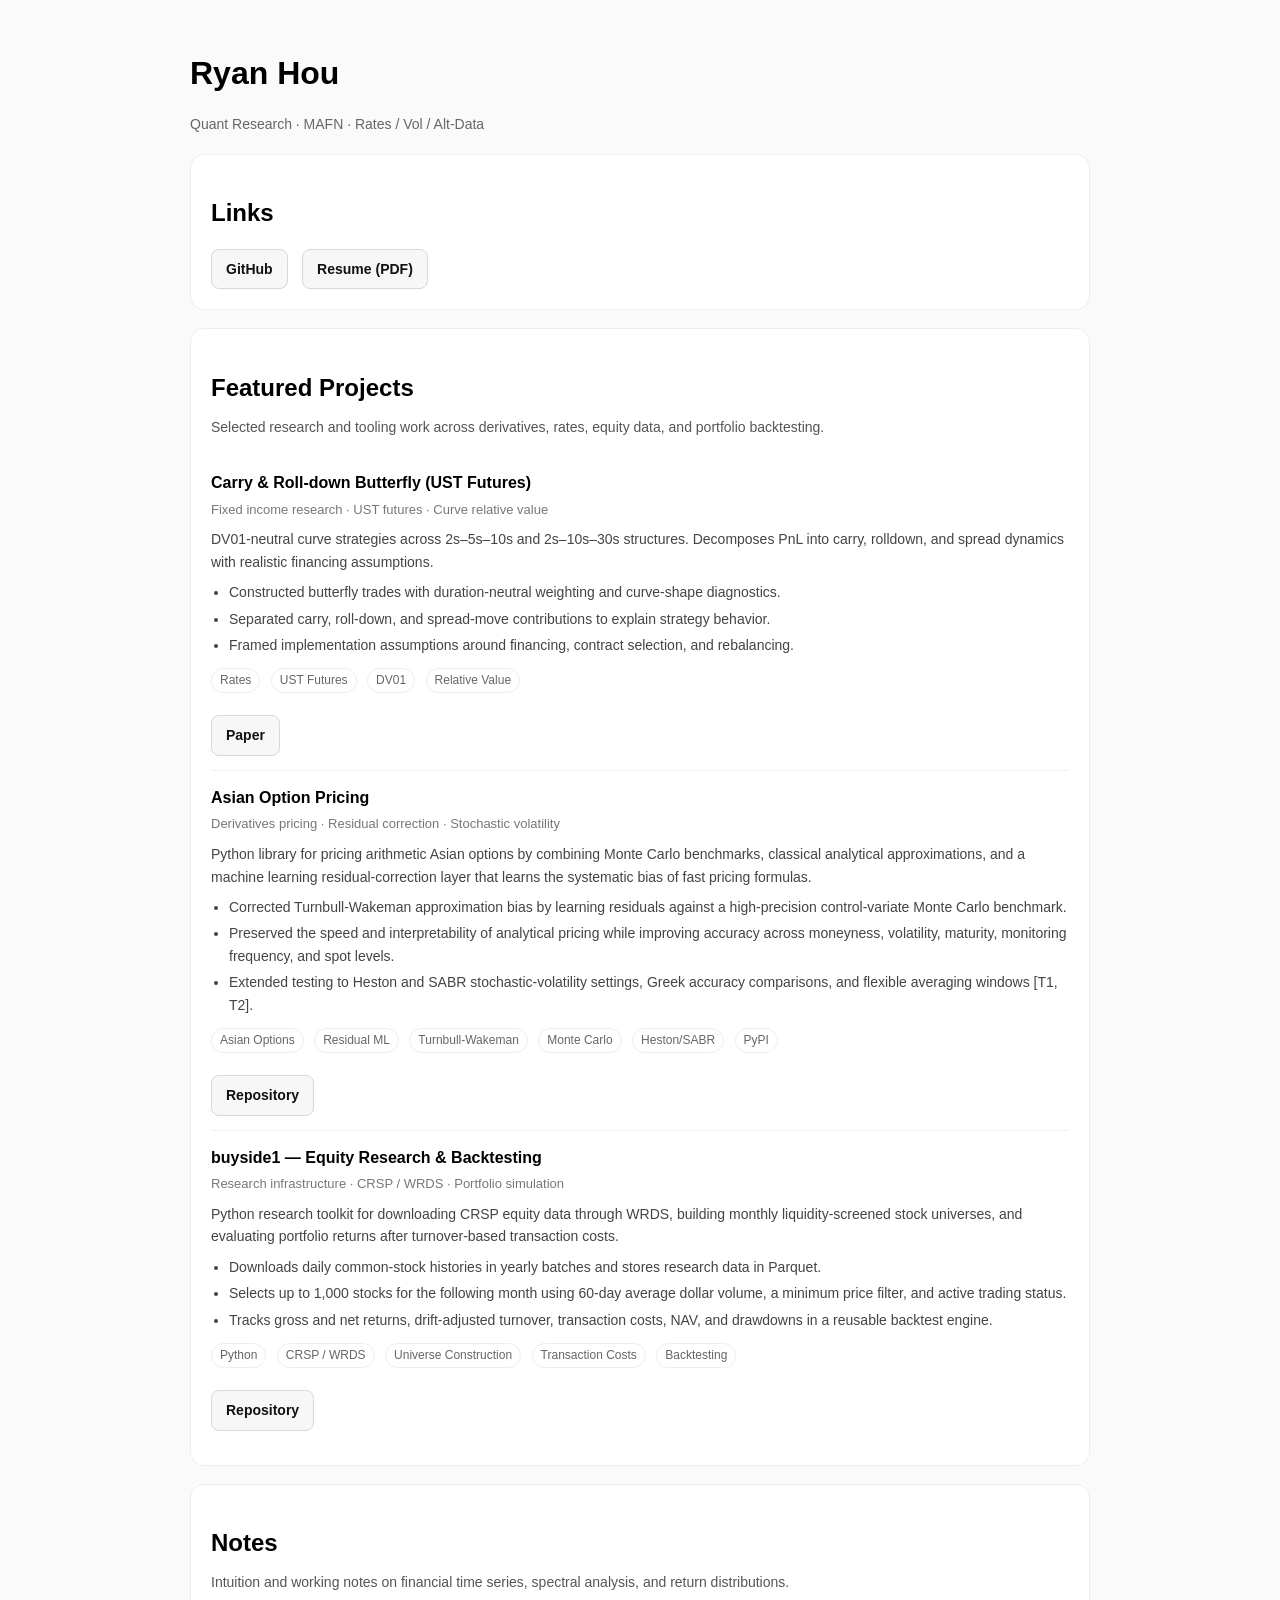
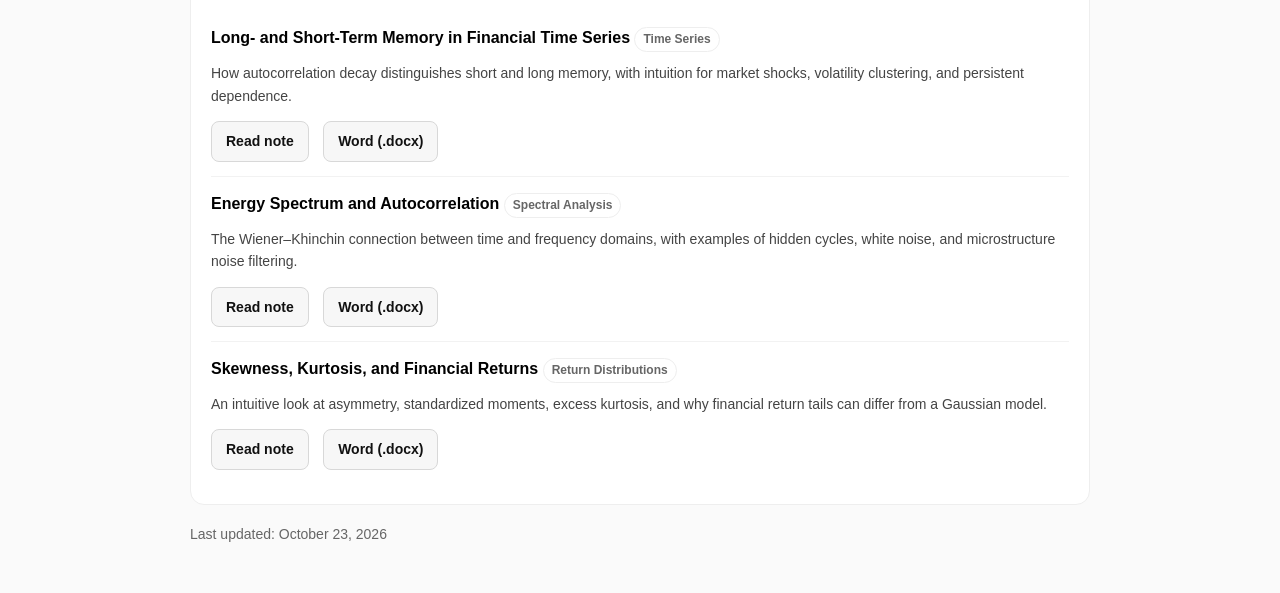
<file: index.html>
<!doctype html>
<html lang="en">
<head>
  <meta charset="utf-8" />
  <meta name="viewport" content="width=device-width,initial-scale=1" />
  <title>Ryan Hou | Quant Research</title>

  <style>
    body {
      font-family: -apple-system, BlinkMacSystemFont, "Segoe UI", Roboto, Arial;
      max-width: 900px;
      margin: 48px auto;
      padding: 0 16px;
      line-height: 1.6;
      background: #fafafa;
    }

    h1 { margin-bottom: 6px; }
    h2 { margin-bottom: 8px; }

    .muted { color: #666; font-size: 14px; }

    .section-intro {
      color: #555;
      font-size: 14px;
      margin: 0 0 18px;
    }

    .card {
      background: white;
      border: 1px solid #eee;
      border-radius: 14px;
      padding: 20px;
      margin: 18px 0;
    }

    .item {
      padding: 14px 0;
      border-bottom: 1px solid #f2f2f2;
    }

    .item:last-child {
      border-bottom: none;
    }

    .item-title {
      font-weight: 600;
      margin-bottom: 4px;
    }

    .item-desc {
      color: #444;
      font-size: 14px;
      margin-bottom: 6px;
    }

    .project-meta {
      color: #777;
      font-size: 13px;
      margin-bottom: 8px;
    }

    .project-points {
      color: #444;
      font-size: 14px;
      margin: 8px 0 10px 18px;
      padding: 0;
    }

    .project-points li {
      margin-bottom: 4px;
    }

    .tag-row {
      margin: 8px 0;
    }

    .tag {
      display: inline-block;
      font-size: 12px;
      color: #666;
      border: 1px solid #eee;
      padding: 2px 8px;
      border-radius: 999px;
      margin: 0 6px 6px 0;
    }


    .links a {
      display: inline-block;
      font-size: 14px;
      font-weight: 600;
      margin: 8px 10px 0 0;
      padding: 8px 14px;
      text-decoration: none;
      color: #111;
      border: 1px solid #d8d8d8;
      border-radius: 8px;
      background: #f7f7f7;
    }

    .links a:hover {
      background: #111;
      border-color: #111;
      color: #fff;
      text-decoration: none;
    }
  </style>
</head>

<body>

  <h1>Ryan Hou</h1>
  <p class="muted">Quant Research · MAFN · Rates / Vol / Alt-Data</p>

  <!-- Links -->
  <div class="card">
    <h2>Links</h2>
    <div class="links">
      <a href="https://github.com/RyanHou0303">GitHub</a>
      <a href="Ryan_Hou_Resume.pdf" target="_blank">Resume (PDF)</a>
    </div>
  </div>

  <!-- Featured Projects -->
  <div class="card">
    <h2>Featured Projects</h2>
    <p class="section-intro">
      Selected research and tooling work across derivatives, rates, equity data, and portfolio backtesting.
    </p>

    <div class="item">
      <div class="item-title">
        Carry & Roll-down Butterfly (UST Futures)
      </div>
      <div class="project-meta">Fixed income research · UST futures · Curve relative value</div>
      <div class="item-desc">
        DV01-neutral curve strategies across 2s–5s–10s and 2s–10s–30s structures.
        Decomposes PnL into carry, rolldown, and spread dynamics with realistic financing assumptions.
      </div>
      <ul class="project-points">
        <li>Constructed butterfly trades with duration-neutral weighting and curve-shape diagnostics.</li>
        <li>Separated carry, roll-down, and spread-move contributions to explain strategy behavior.</li>
        <li>Framed implementation assumptions around financing, contract selection, and rebalancing.</li>
      </ul>
      <div class="tag-row">
        <span class="tag">Rates</span>
        <span class="tag">UST Futures</span>
        <span class="tag">DV01</span>
        <span class="tag">Relative Value</span>
      </div>
      <div class="links">
        <a href="3.1 HF ImplementationTemplate [GroupA FI Yield Curve Arb].docx.pdf" target="_blank">Paper</a>
      </div>
    </div>

    <div class="item">
      <div class="item-title">
        Asian Option Pricing
      </div>
      <div class="project-meta">Derivatives pricing · Residual correction · Stochastic volatility</div>
      <div class="item-desc">
        Python library for pricing arithmetic Asian options by combining Monte Carlo benchmarks,
        classical analytical approximations, and a machine learning residual-correction layer
        that learns the systematic bias of fast pricing formulas.
      </div>
      <ul class="project-points">
        <li>Corrected Turnbull-Wakeman approximation bias by learning residuals against a high-precision control-variate Monte Carlo benchmark.</li>
        <li>Preserved the speed and interpretability of analytical pricing while improving accuracy across moneyness, volatility, maturity, monitoring frequency, and spot levels.</li>
        <li>Extended testing to Heston and SABR stochastic-volatility settings, Greek accuracy comparisons, and flexible averaging windows [T1, T2].</li>
      </ul>
      <div class="tag-row">
        <span class="tag">Asian Options</span>
        <span class="tag">Residual ML</span>
        <span class="tag">Turnbull-Wakeman</span>
        <span class="tag">Monte Carlo</span>
        <span class="tag">Heston/SABR</span>
        <span class="tag">PyPI</span>
      </div>
      <div class="links">
        <a href="https://github.com/RyanHou0303/AsianOption" target="_blank">Repository</a>
      </div>
    </div>

    <div class="item">
      <div class="item-title">
        buyside1 — Equity Research &amp; Backtesting
      </div>
      <div class="project-meta">Research infrastructure · CRSP / WRDS · Portfolio simulation</div>
      <div class="item-desc">
        Python research toolkit for downloading CRSP equity data through WRDS, building
        monthly liquidity-screened stock universes, and evaluating portfolio returns
        after turnover-based transaction costs.
      </div>
      <ul class="project-points">
        <li>Downloads daily common-stock histories in yearly batches and stores research data in Parquet.</li>
        <li>Selects up to 1,000 stocks for the following month using 60-day average dollar volume, a minimum price filter, and active trading status.</li>
        <li>Tracks gross and net returns, drift-adjusted turnover, transaction costs, NAV, and drawdowns in a reusable backtest engine.</li>
      </ul>
      <div class="tag-row">
        <span class="tag">Python</span>
        <span class="tag">CRSP / WRDS</span>
        <span class="tag">Universe Construction</span>
        <span class="tag">Transaction Costs</span>
        <span class="tag">Backtesting</span>
      </div>
      <div class="links">
        <a href="https://github.com/RyanHou0303/buyside1" target="_blank" rel="noopener noreferrer">Repository</a>
      </div>
    </div>

  </div>

  <!-- Notes -->
  <div class="card" id="notes">
    <h2>Notes</h2>
    <p class="section-intro">Intuition and working notes on financial time series, spectral analysis, and return distributions.</p>

    <div class="item">
      <div class="item-title">
        Long- and Short-Term Memory in Financial Time Series
        <span class="tag">Time Series</span>
      </div>
      <div class="item-desc">
        How autocorrelation decay distinguishes short and long memory, with intuition for market shocks, volatility clustering, and persistent dependence.
      </div>
      <div class="links">
        <a href="notes/long-short-memory.html" aria-label="Read Long- and Short-Term Memory in Financial Time Series">Read note</a>
        <a href="notes/files/long-short-memory.docx" download aria-label="Download Long- and Short-Term Memory in Financial Time Series as Word">Word (.docx)</a>
      </div>
    </div>

    <div class="item">
      <div class="item-title">
        Energy Spectrum and Autocorrelation
        <span class="tag">Spectral Analysis</span>
      </div>
      <div class="item-desc">
        The Wiener–Khinchin connection between time and frequency domains, with examples of hidden cycles, white noise, and microstructure noise filtering.
      </div>
      <div class="links">
        <a href="notes/energy-spectrum-autocorrelation.html" aria-label="Read Energy Spectrum and Autocorrelation">Read note</a>
        <a href="notes/files/energy-spectrum-autocorrelation.docx" download aria-label="Download Energy Spectrum and Autocorrelation as Word">Word (.docx)</a>
      </div>
    </div>

    <div class="item">
      <div class="item-title">
        Skewness, Kurtosis, and Financial Returns
        <span class="tag">Return Distributions</span>
      </div>
      <div class="item-desc">
        An intuitive look at asymmetry, standardized moments, excess kurtosis, and why financial return tails can differ from a Gaussian model.
      </div>
      <div class="links">
        <a href="notes/skewness-kurtosis.html" aria-label="Read Skewness, Kurtosis, and Financial Returns">Read note</a>
        <a href="notes/files/skewness-kurtosis.docx" download aria-label="Download Skewness, Kurtosis, and Financial Returns as Word">Word (.docx)</a>
      </div>
    </div>

  </div>

  <p class="muted">
    Last updated: <time datetime="2026-10-23">October 23, 2026</time>
  </p>

</body>
</html>
</file>
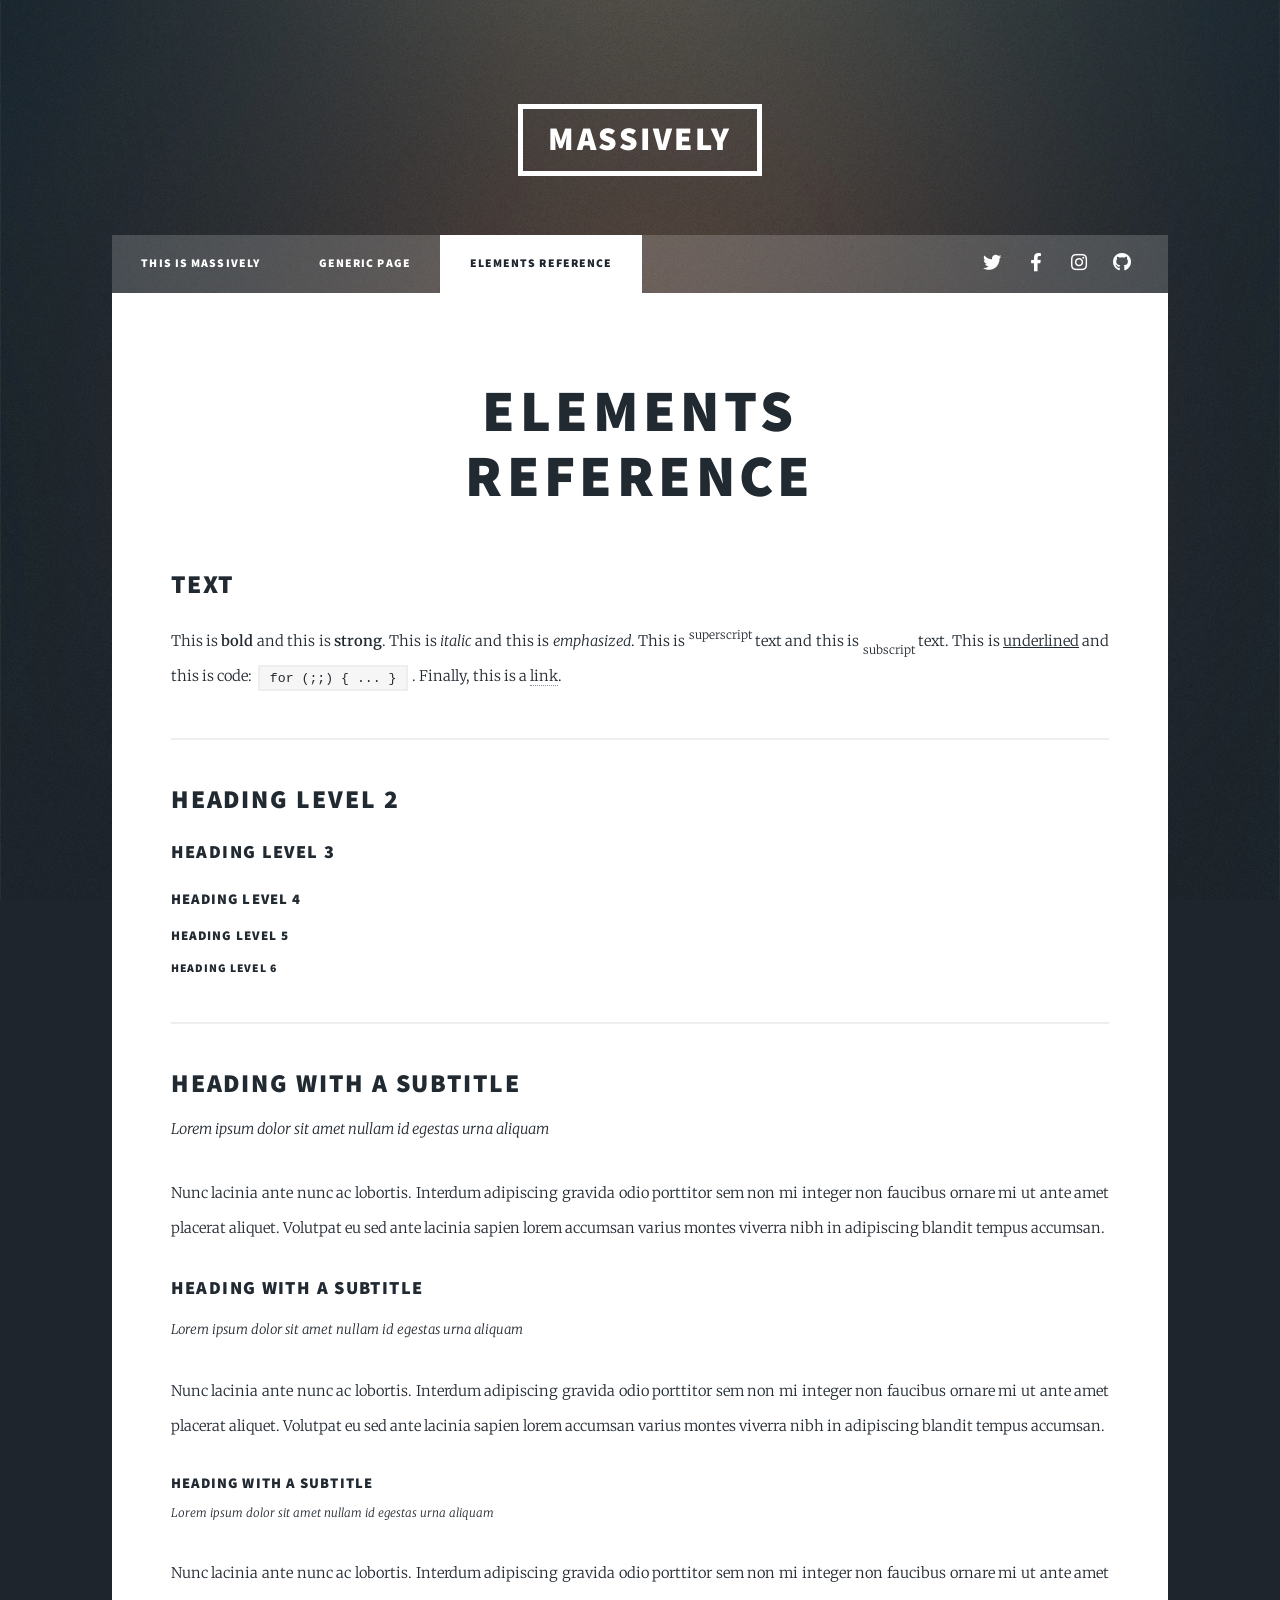
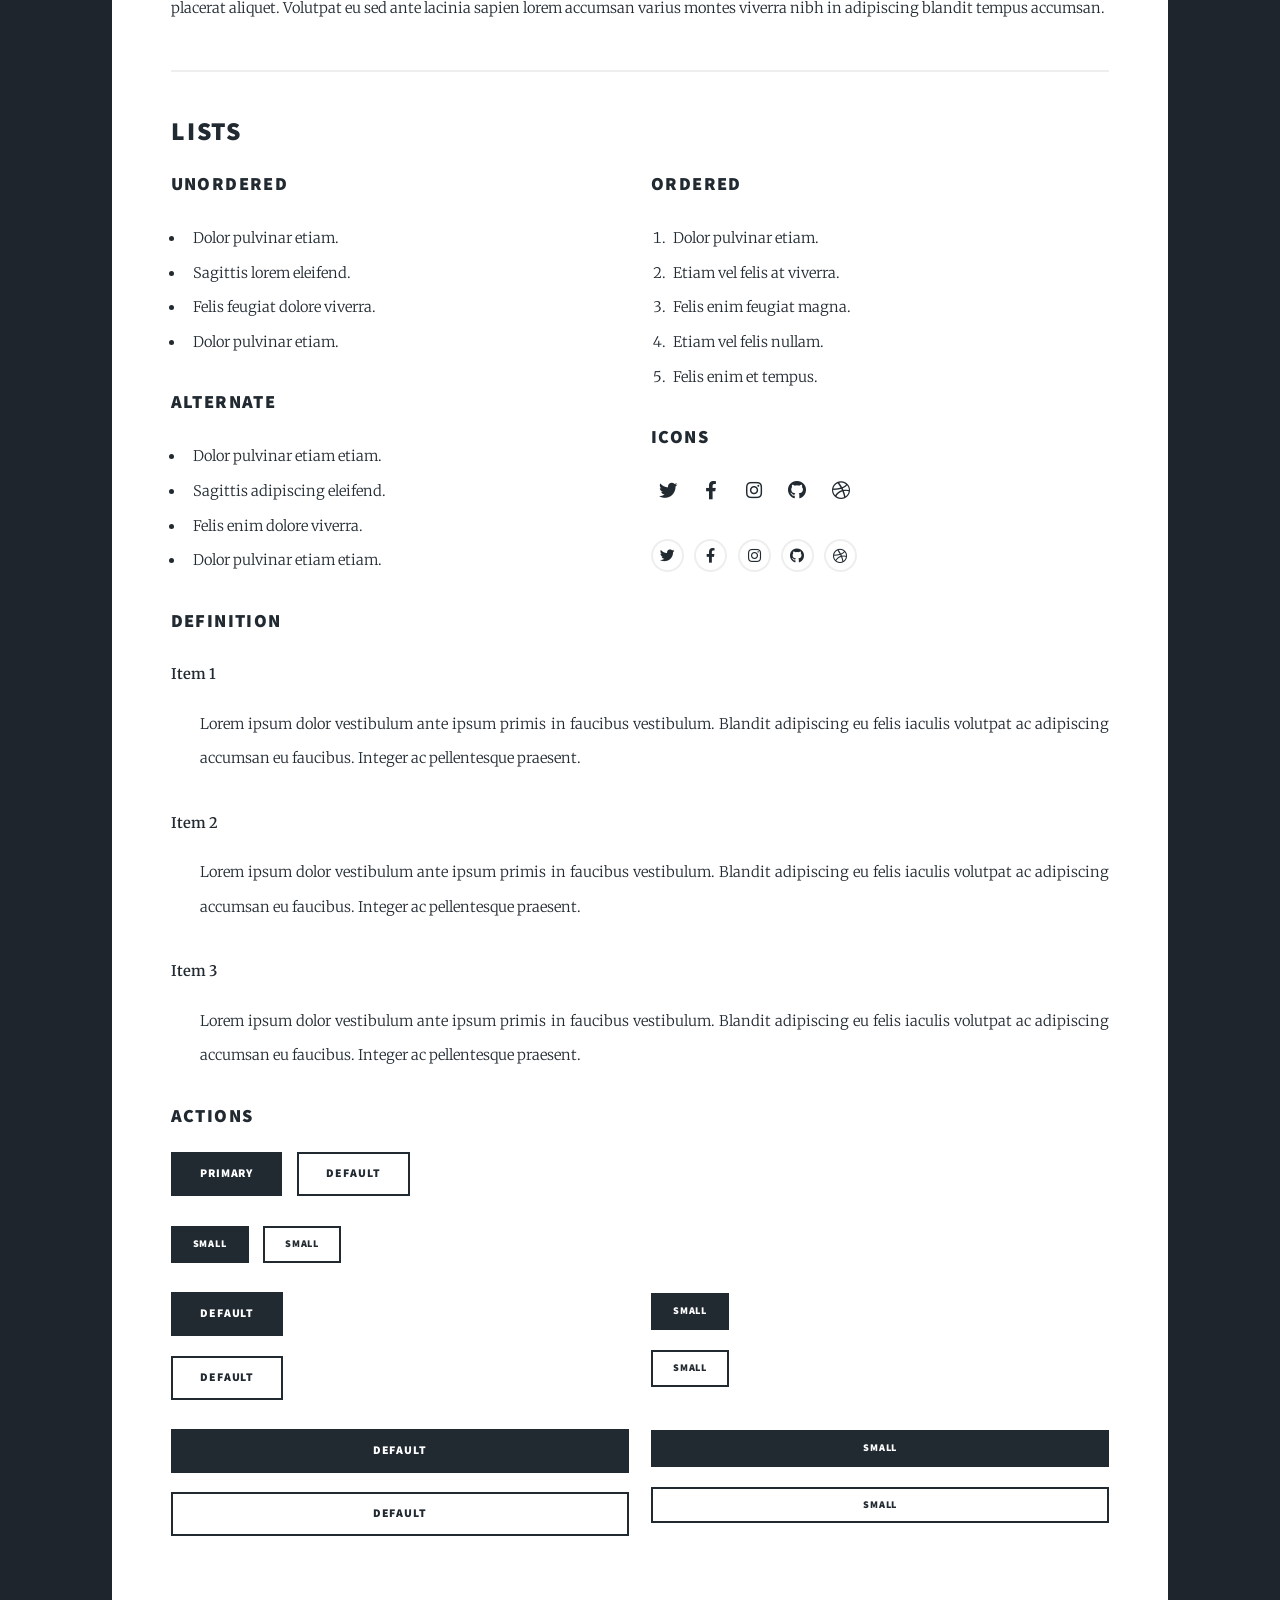
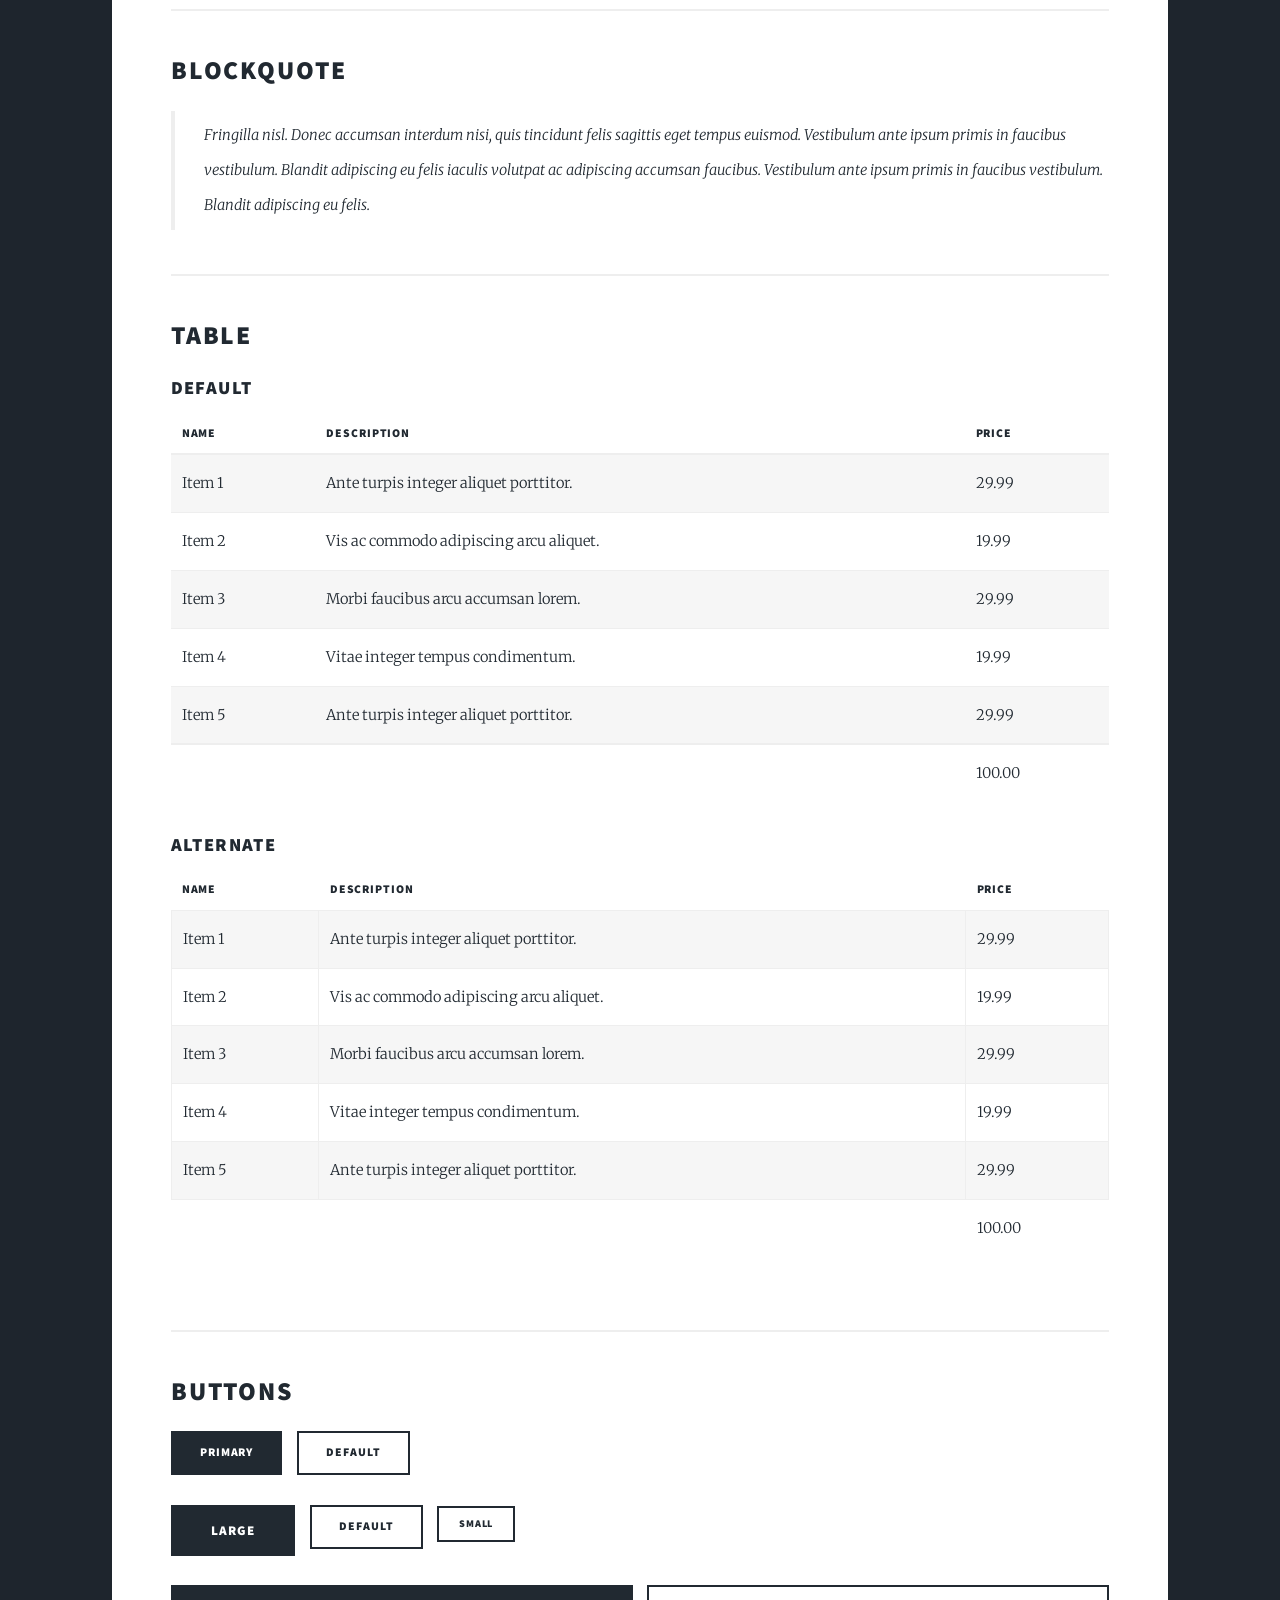
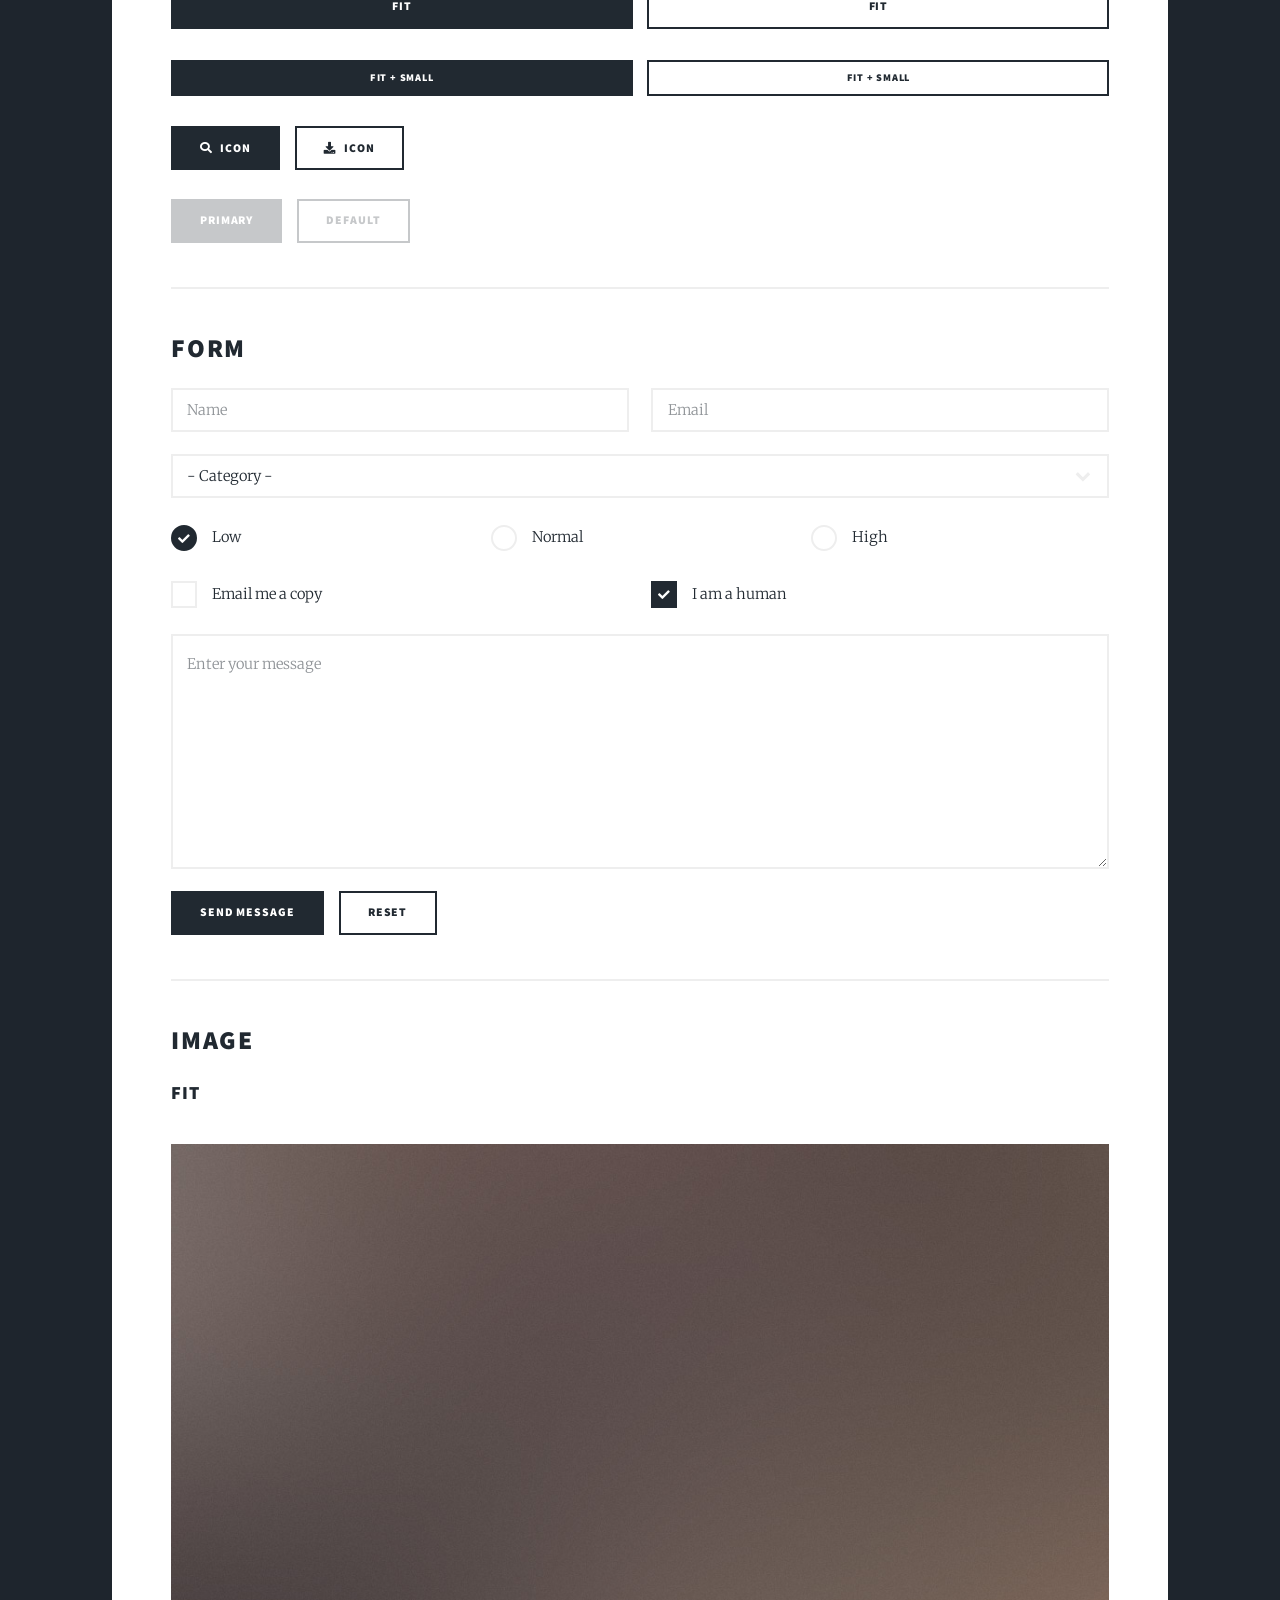
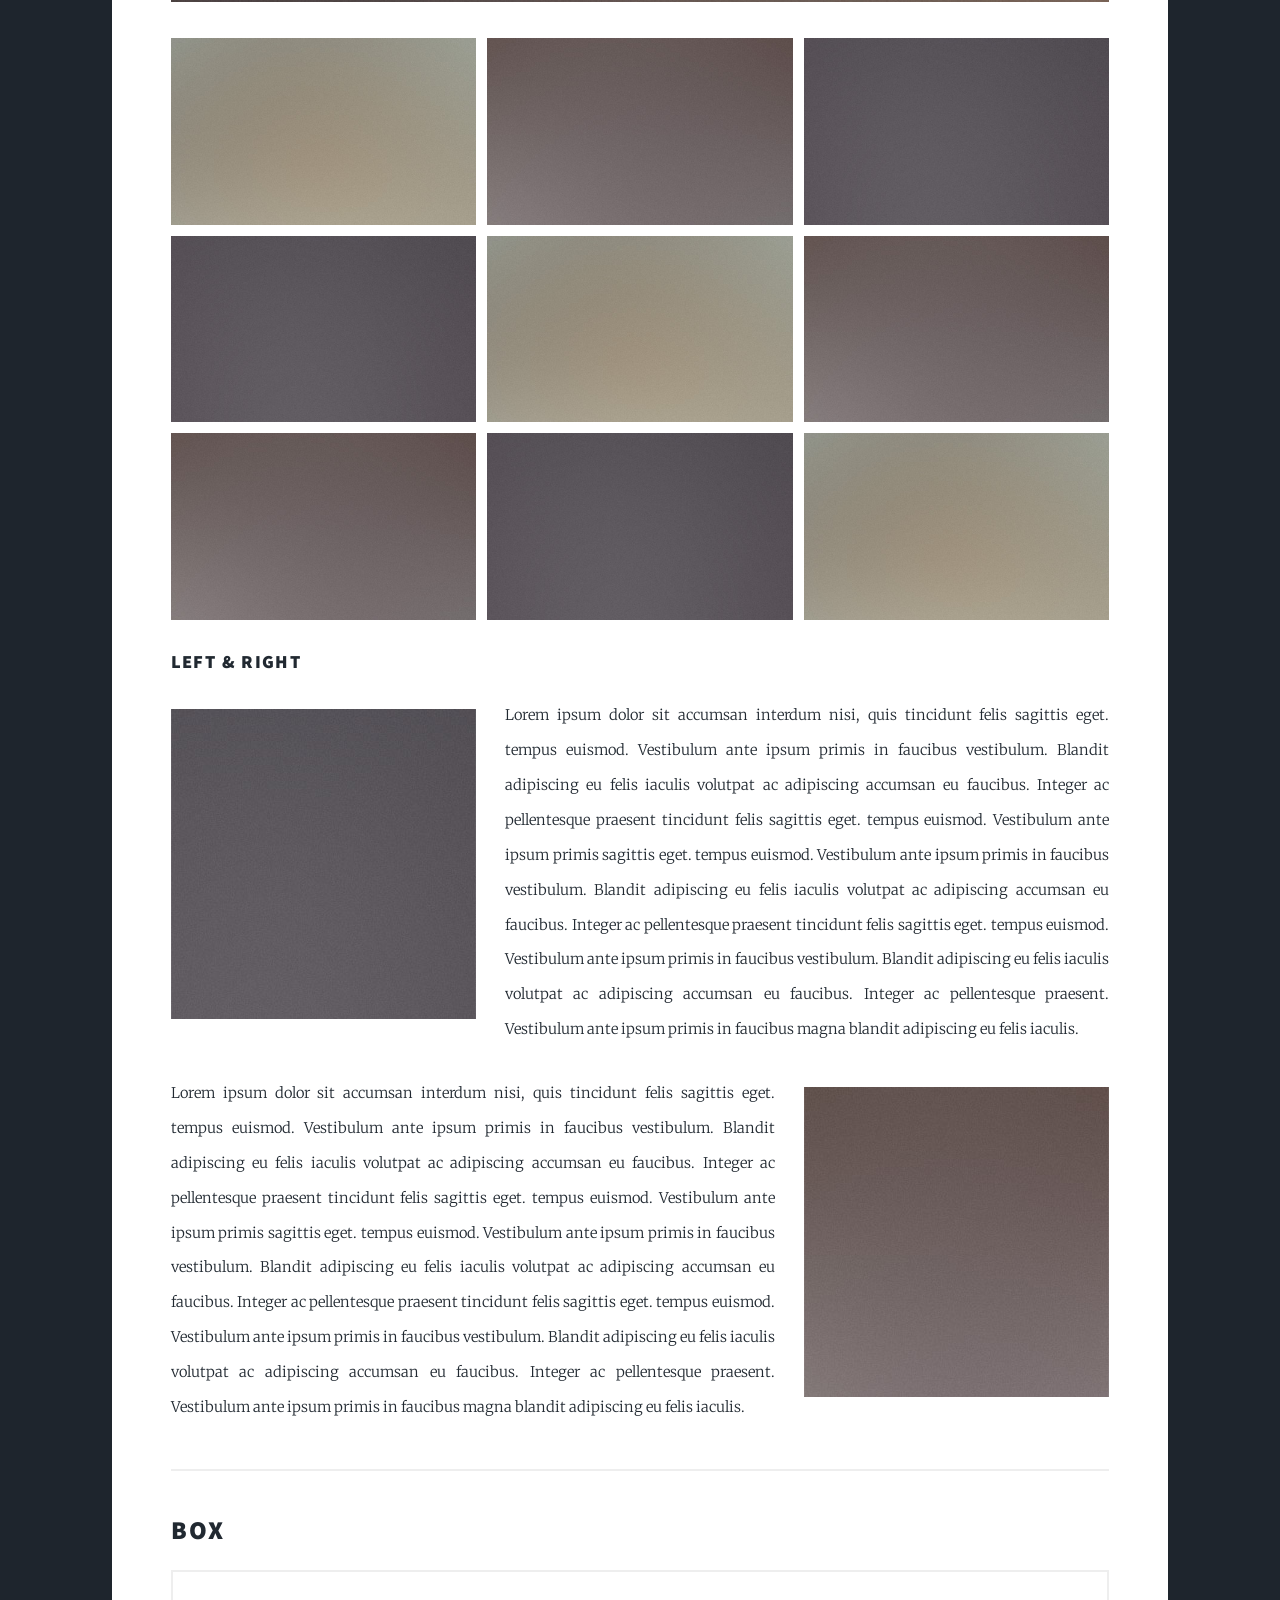
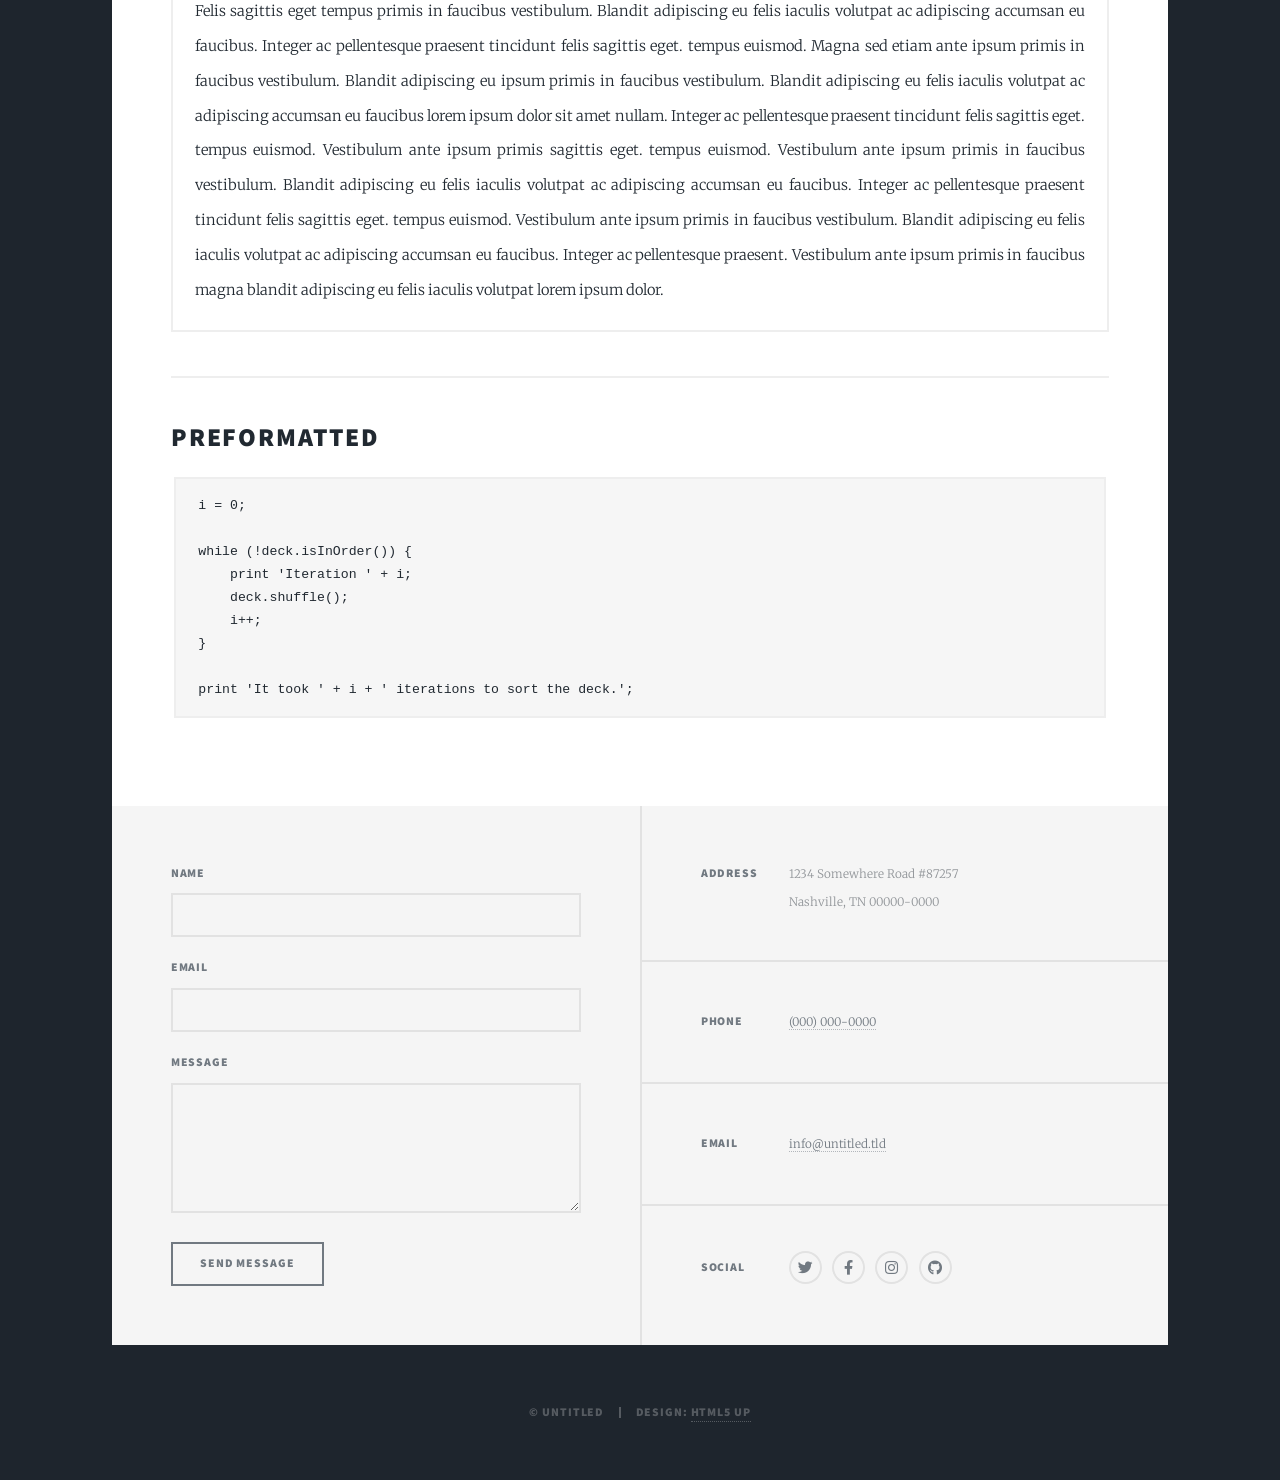
<file: elements.html>
<!DOCTYPE HTML>
<!--
	Massively by HTML5 UP
	html5up.net | @ajlkn
	Free for personal and commercial use under the CCA 3.0 license (html5up.net/license)
-->
<html>
	<head>
		<title>Elements Reference - Massively by HTML5 UP</title>
		<meta charset="utf-8" />
		<meta name="viewport" content="width=device-width, initial-scale=1, user-scalable=no" />
		<link rel="stylesheet" href="assets/css/main.css" />
		<noscript><link rel="stylesheet" href="assets/css/noscript.css" /></noscript>
	</head>
	<body class="is-preload">

		<!-- Wrapper -->
			<div id="wrapper">

				<!-- Header -->
					<header id="header">
						<a href="index.html" class="logo">Massively</a>
					</header>

				<!-- Nav -->
					<nav id="nav">
						<ul class="links">
							<li><a href="index.html">This is Massively</a></li>
							<li><a href="generic.html">Generic Page</a></li>
							<li class="active"><a href="elements.html">Elements Reference</a></li>
						</ul>
						<ul class="icons">
							<li><a href="#" class="icon brands fa-twitter"><span class="label">Twitter</span></a></li>
							<li><a href="#" class="icon brands fa-facebook-f"><span class="label">Facebook</span></a></li>
							<li><a href="#" class="icon brands fa-instagram"><span class="label">Instagram</span></a></li>
							<li><a href="#" class="icon brands fa-github"><span class="label">GitHub</span></a></li>
						</ul>
					</nav>

				<!-- Main -->
					<div id="main">

						<!-- Post -->
							<section class="post">
								<header class="major">
									<h1>Elements<br />
									Reference</h1>
								</header>

								<!-- Text stuff -->
									<h2>Text</h2>
									<p>This is <b>bold</b> and this is <strong>strong</strong>. This is <i>italic</i> and this is <em>emphasized</em>.
									This is <sup>superscript</sup> text and this is <sub>subscript</sub> text.
									This is <u>underlined</u> and this is code: <code>for (;;) { ... }</code>.
									Finally, this is a <a href="#">link</a>.</p>
									<hr />
									<h2>Heading Level 2</h2>
									<h3>Heading Level 3</h3>
									<h4>Heading Level 4</h4>
									<h5>Heading Level 5</h5>
									<h6>Heading Level 6</h6>
									<hr />
									<header>
										<h2>Heading with a Subtitle</h2>
										<p>Lorem ipsum dolor sit amet nullam id egestas urna aliquam</p>
									</header>
									<p>Nunc lacinia ante nunc ac lobortis. Interdum adipiscing gravida odio porttitor sem non mi integer non faucibus ornare mi ut ante amet placerat aliquet. Volutpat eu sed ante lacinia sapien lorem accumsan varius montes viverra nibh in adipiscing blandit tempus accumsan.</p>
									<header>
										<h3>Heading with a Subtitle</h3>
										<p>Lorem ipsum dolor sit amet nullam id egestas urna aliquam</p>
									</header>
									<p>Nunc lacinia ante nunc ac lobortis. Interdum adipiscing gravida odio porttitor sem non mi integer non faucibus ornare mi ut ante amet placerat aliquet. Volutpat eu sed ante lacinia sapien lorem accumsan varius montes viverra nibh in adipiscing blandit tempus accumsan.</p>
									<header>
										<h4>Heading with a Subtitle</h4>
										<p>Lorem ipsum dolor sit amet nullam id egestas urna aliquam</p>
									</header>
									<p>Nunc lacinia ante nunc ac lobortis. Interdum adipiscing gravida odio porttitor sem non mi integer non faucibus ornare mi ut ante amet placerat aliquet. Volutpat eu sed ante lacinia sapien lorem accumsan varius montes viverra nibh in adipiscing blandit tempus accumsan.</p>

									<hr />

								<!-- Lists -->
									<h2>Lists</h2>
									<div class="row">
										<div class="col-6 col-12-small">

											<h3>Unordered</h3>
											<ul>
												<li>Dolor pulvinar etiam.</li>
												<li>Sagittis lorem eleifend.</li>
												<li>Felis feugiat dolore viverra.</li>
												<li>Dolor pulvinar etiam.</li>
											</ul>

											<h3>Alternate</h3>
											<ul class="alt">
												<li>Dolor pulvinar etiam etiam.</li>
												<li>Sagittis adipiscing eleifend.</li>
												<li>Felis enim dolore viverra.</li>
												<li>Dolor pulvinar etiam etiam.</li>
											</ul>

										</div>
										<div class="col-6 col-12-small">

											<h3>Ordered</h3>
											<ol>
												<li>Dolor pulvinar etiam.</li>
												<li>Etiam vel felis at viverra.</li>
												<li>Felis enim feugiat magna.</li>
												<li>Etiam vel felis nullam.</li>
												<li>Felis enim et tempus.</li>
											</ol>

											<h3>Icons</h3>
											<ul class="icons">
												<li><a href="#" class="icon brands fa-twitter"><span class="label">Twitter</span></a></li>
												<li><a href="#" class="icon brands fa-facebook-f"><span class="label">Facebook</span></a></li>
												<li><a href="#" class="icon brands fa-instagram"><span class="label">Instagram</span></a></li>
												<li><a href="#" class="icon brands fa-github"><span class="label">Github</span></a></li>
												<li><a href="#" class="icon brands fa-dribbble"><span class="label">Dribbble</span></a></li>
											</ul>
											<ul class="icons alt">
												<li><a href="#" class="icon brands alt fa-twitter"><span class="label">Twitter</span></a></li>
												<li><a href="#" class="icon brands alt fa-facebook-f"><span class="label">Facebook</span></a></li>
												<li><a href="#" class="icon brands alt fa-instagram"><span class="label">Instagram</span></a></li>
												<li><a href="#" class="icon brands alt fa-github"><span class="label">Github</span></a></li>
												<li><a href="#" class="icon brands alt fa-dribbble"><span class="label">Dribbble</span></a></li>
											</ul>

										</div>
									</div>
									<h3>Definition</h3>
									<dl>
										<dt>Item 1</dt>
										<dd>
											<p>Lorem ipsum dolor vestibulum ante ipsum primis in faucibus vestibulum. Blandit adipiscing eu felis iaculis volutpat ac adipiscing accumsan eu faucibus. Integer ac pellentesque praesent.</p>
										</dd>
										<dt>Item 2</dt>
										<dd>
											<p>Lorem ipsum dolor vestibulum ante ipsum primis in faucibus vestibulum. Blandit adipiscing eu felis iaculis volutpat ac adipiscing accumsan eu faucibus. Integer ac pellentesque praesent.</p>
										</dd>
										<dt>Item 3</dt>
										<dd>
											<p>Lorem ipsum dolor vestibulum ante ipsum primis in faucibus vestibulum. Blandit adipiscing eu felis iaculis volutpat ac adipiscing accumsan eu faucibus. Integer ac pellentesque praesent.</p>
										</dd>
									</dl>

									<h3>Actions</h3>
									<ul class="actions">
										<li><a href="#" class="button primary">Primary</a></li>
										<li><a href="#" class="button">Default</a></li>
									</ul>
									<ul class="actions small">
										<li><a href="#" class="button primary small">Small</a></li>
										<li><a href="#" class="button small">Small</a></li>
									</ul>
									<div class="row">
										<div class="col-6 col-12-small">
											<ul class="actions stacked">
												<li><a href="#" class="button primary">Default</a></li>
												<li><a href="#" class="button">Default</a></li>
											</ul>
										</div>
										<div class="col-6 col-12-small">
											<ul class="actions stacked">
												<li><a href="#" class="button primary small">Small</a></li>
												<li><a href="#" class="button small">Small</a></li>
											</ul>
										</div>
									</div>
									<div class="row">
										<div class="col-6 col-12-small">
											<ul class="actions stacked">
												<li><a href="#" class="button primary fit">Default</a></li>
												<li><a href="#" class="button fit">Default</a></li>
											</ul>
										</div>
										<div class="col-6 col-12-small">
											<ul class="actions stacked">
												<li><a href="#" class="button primary small fit">Small</a></li>
												<li><a href="#" class="button small fit">Small</a></li>
											</ul>
										</div>
									</div>

									<hr />

								<!-- Blockquote -->
									<h2>Blockquote</h2>
									<blockquote>Fringilla nisl. Donec accumsan interdum nisi, quis tincidunt felis sagittis eget tempus euismod. Vestibulum ante ipsum primis in faucibus vestibulum. Blandit adipiscing eu felis iaculis volutpat ac adipiscing accumsan faucibus. Vestibulum ante ipsum primis in faucibus vestibulum. Blandit adipiscing eu felis.</blockquote>

									<hr />

								<!-- Table -->
									<h2>Table</h2>

									<h3>Default</h3>
									<div class="table-wrapper">
										<table>
											<thead>
												<tr>
													<th>Name</th>
													<th>Description</th>
													<th>Price</th>
												</tr>
											</thead>
											<tbody>
												<tr>
													<td>Item 1</td>
													<td>Ante turpis integer aliquet porttitor.</td>
													<td>29.99</td>
												</tr>
												<tr>
													<td>Item 2</td>
													<td>Vis ac commodo adipiscing arcu aliquet.</td>
													<td>19.99</td>
												</tr>
												<tr>
													<td>Item 3</td>
													<td> Morbi faucibus arcu accumsan lorem.</td>
													<td>29.99</td>
												</tr>
												<tr>
													<td>Item 4</td>
													<td>Vitae integer tempus condimentum.</td>
													<td>19.99</td>
												</tr>
												<tr>
													<td>Item 5</td>
													<td>Ante turpis integer aliquet porttitor.</td>
													<td>29.99</td>
												</tr>
											</tbody>
											<tfoot>
												<tr>
													<td colspan="2"></td>
													<td>100.00</td>
												</tr>
											</tfoot>
										</table>
									</div>

									<h3>Alternate</h3>
									<div class="table-wrapper">
										<table class="alt">
											<thead>
												<tr>
													<th>Name</th>
													<th>Description</th>
													<th>Price</th>
												</tr>
											</thead>
											<tbody>
												<tr>
													<td>Item 1</td>
													<td>Ante turpis integer aliquet porttitor.</td>
													<td>29.99</td>
												</tr>
												<tr>
													<td>Item 2</td>
													<td>Vis ac commodo adipiscing arcu aliquet.</td>
													<td>19.99</td>
												</tr>
												<tr>
													<td>Item 3</td>
													<td> Morbi faucibus arcu accumsan lorem.</td>
													<td>29.99</td>
												</tr>
												<tr>
													<td>Item 4</td>
													<td>Vitae integer tempus condimentum.</td>
													<td>19.99</td>
												</tr>
												<tr>
													<td>Item 5</td>
													<td>Ante turpis integer aliquet porttitor.</td>
													<td>29.99</td>
												</tr>
											</tbody>
											<tfoot>
												<tr>
													<td colspan="2"></td>
													<td>100.00</td>
												</tr>
											</tfoot>
										</table>
									</div>

									<hr />

								<!-- Buttons -->
									<h2>Buttons</h2>
									<ul class="actions">
										<li><a href="#" class="button primary">Primary</a></li>
										<li><a href="#" class="button">Default</a></li>
									</ul>
									<ul class="actions">
										<li><a href="#" class="button primary large">Large</a></li>
										<li><a href="#" class="button">Default</a></li>
										<li><a href="#" class="button small">Small</a></li>
									</ul>
									<ul class="actions fit">
										<li><a href="#" class="button primary fit">Fit</a></li>
										<li><a href="#" class="button fit">Fit</a></li>
									</ul>
									<ul class="actions fit small">
										<li><a href="#" class="button primary fit small">Fit + Small</a></li>
										<li><a href="#" class="button fit small">Fit + Small</a></li>
									</ul>
									<ul class="actions">
										<li><a href="#" class="button primary icon solid fa-search">Icon</a></li>
										<li><a href="#" class="button icon solid fa-download">Icon</a></li>
									</ul>
									<ul class="actions">
										<li><span class="button primary disabled">Primary</span></li>
										<li><span class="button disabled">Default</span></li>
									</ul>

									<hr />

								<!-- Form -->
									<h2>Form</h2>

									<form method="post" action="#">
										<div class="row gtr-uniform">
											<div class="col-6 col-12-xsmall">
												<input type="text" name="demo-name" id="demo-name" value="" placeholder="Name" />
											</div>
											<div class="col-6 col-12-xsmall">
												<input type="email" name="demo-email" id="demo-email" value="" placeholder="Email" />
											</div>
											<!-- Break -->
											<div class="col-12">
												<select name="demo-category" id="demo-category">
													<option value="">- Category -</option>
													<option value="1">Manufacturing</option>
													<option value="1">Shipping</option>
													<option value="1">Administration</option>
													<option value="1">Human Resources</option>
												</select>
											</div>
											<!-- Break -->
											<div class="col-4 col-12-small">
												<input type="radio" id="demo-priority-low" name="demo-priority" checked>
												<label for="demo-priority-low">Low</label>
											</div>
											<div class="col-4 col-12-small">
												<input type="radio" id="demo-priority-normal" name="demo-priority">
												<label for="demo-priority-normal">Normal</label>
											</div>
											<div class="col-4 col-12-small">
												<input type="radio" id="demo-priority-high" name="demo-priority">
												<label for="demo-priority-high">High</label>
											</div>
											<!-- Break -->
											<div class="col-6 col-12-small">
												<input type="checkbox" id="demo-copy" name="demo-copy">
												<label for="demo-copy">Email me a copy</label>
											</div>
											<div class="col-6 col-12-small">
												<input type="checkbox" id="demo-human" name="demo-human" checked>
												<label for="demo-human">I am a human</label>
											</div>
											<!-- Break -->
											<div class="col-12">
												<textarea name="demo-message" id="demo-message" placeholder="Enter your message" rows="6"></textarea>
											</div>
											<!-- Break -->
											<div class="col-12">
												<ul class="actions">
													<li><input type="submit" value="Send Message" class="primary" /></li>
													<li><input type="reset" value="Reset" /></li>
												</ul>
											</div>
										</div>
									</form>

									<hr />

								<!-- Image -->
									<h2>Image</h2>

									<h3>Fit</h3>
									<span class="image fit"><img src="images/pic01.jpg" alt="" /></span>
									<div class="box alt">
										<div class="row gtr-50 gtr-uniform">
											<div class="col-4"><span class="image fit"><img src="images/pic02.jpg" alt="" /></span></div>
											<div class="col-4"><span class="image fit"><img src="images/pic03.jpg" alt="" /></span></div>
											<div class="col-4"><span class="image fit"><img src="images/pic04.jpg" alt="" /></span></div>
											<!-- Break -->
											<div class="col-4"><span class="image fit"><img src="images/pic04.jpg" alt="" /></span></div>
											<div class="col-4"><span class="image fit"><img src="images/pic02.jpg" alt="" /></span></div>
											<div class="col-4"><span class="image fit"><img src="images/pic03.jpg" alt="" /></span></div>
											<!-- Break -->
											<div class="col-4"><span class="image fit"><img src="images/pic03.jpg" alt="" /></span></div>
											<div class="col-4"><span class="image fit"><img src="images/pic04.jpg" alt="" /></span></div>
											<div class="col-4"><span class="image fit"><img src="images/pic02.jpg" alt="" /></span></div>
										</div>
									</div>

									<h3>Left &amp; Right</h3>
									<p><span class="image left"><img src="images/pic08.jpg" alt="" /></span>Lorem ipsum dolor sit accumsan interdum nisi, quis tincidunt felis sagittis eget. tempus euismod. Vestibulum ante ipsum primis in faucibus vestibulum. Blandit adipiscing eu felis iaculis volutpat ac adipiscing accumsan eu faucibus. Integer ac pellentesque praesent tincidunt felis sagittis eget. tempus euismod. Vestibulum ante ipsum primis sagittis eget. tempus euismod. Vestibulum ante ipsum primis in faucibus vestibulum. Blandit adipiscing eu felis iaculis volutpat ac adipiscing accumsan eu faucibus. Integer ac pellentesque praesent tincidunt felis sagittis eget. tempus euismod. Vestibulum ante ipsum primis in faucibus vestibulum. Blandit adipiscing eu felis iaculis volutpat ac adipiscing accumsan eu faucibus. Integer ac pellentesque praesent. Vestibulum ante ipsum primis in faucibus magna blandit adipiscing eu felis iaculis.</p>
									<p><span class="image right"><img src="images/pic09.jpg" alt="" /></span>Lorem ipsum dolor sit accumsan interdum nisi, quis tincidunt felis sagittis eget. tempus euismod. Vestibulum ante ipsum primis in faucibus vestibulum. Blandit adipiscing eu felis iaculis volutpat ac adipiscing accumsan eu faucibus. Integer ac pellentesque praesent tincidunt felis sagittis eget. tempus euismod. Vestibulum ante ipsum primis sagittis eget. tempus euismod. Vestibulum ante ipsum primis in faucibus vestibulum. Blandit adipiscing eu felis iaculis volutpat ac adipiscing accumsan eu faucibus. Integer ac pellentesque praesent tincidunt felis sagittis eget. tempus euismod. Vestibulum ante ipsum primis in faucibus vestibulum. Blandit adipiscing eu felis iaculis volutpat ac adipiscing accumsan eu faucibus. Integer ac pellentesque praesent. Vestibulum ante ipsum primis in faucibus magna blandit adipiscing eu felis iaculis.</p>

									<hr />

								<!-- Box -->
									<h2>Box</h2>
									<div class="box">
										<p>Felis sagittis eget tempus primis in faucibus vestibulum. Blandit adipiscing eu felis iaculis volutpat ac adipiscing accumsan eu faucibus. Integer ac pellentesque praesent tincidunt felis sagittis eget. tempus euismod. Magna sed etiam ante ipsum primis in faucibus vestibulum. Blandit adipiscing eu ipsum primis in faucibus vestibulum. Blandit adipiscing eu felis iaculis volutpat ac adipiscing accumsan eu faucibus lorem ipsum dolor sit amet nullam. Integer ac pellentesque praesent tincidunt felis sagittis eget. tempus euismod. Vestibulum ante ipsum primis sagittis eget. tempus euismod. Vestibulum ante ipsum primis in faucibus vestibulum. Blandit adipiscing eu felis iaculis volutpat ac adipiscing accumsan eu faucibus. Integer ac pellentesque praesent tincidunt felis sagittis eget. tempus euismod. Vestibulum ante ipsum primis in faucibus vestibulum. Blandit adipiscing eu felis iaculis volutpat ac adipiscing accumsan eu faucibus. Integer ac pellentesque praesent. Vestibulum ante ipsum primis in faucibus magna blandit adipiscing eu felis iaculis volutpat lorem ipsum dolor.</p>
									</div>

									<hr />

								<!-- Preformatted Code -->
									<h2>Preformatted</h2>
									<pre><code>i = 0;

while (!deck.isInOrder()) {
    print 'Iteration ' + i;
    deck.shuffle();
    i++;
}

print 'It took ' + i + ' iterations to sort the deck.';
</code></pre>

							</section>

					</div>

				<!-- Footer -->
					<footer id="footer">
						<section>
							<form method="post" action="#">
								<div class="fields">
									<div class="field">
										<label for="name">Name</label>
										<input type="text" name="name" id="name" />
									</div>
									<div class="field">
										<label for="email">Email</label>
										<input type="text" name="email" id="email" />
									</div>
									<div class="field">
										<label for="message">Message</label>
										<textarea name="message" id="message" rows="3"></textarea>
									</div>
								</div>
								<ul class="actions">
									<li><input type="submit" value="Send Message" /></li>
								</ul>
							</form>
						</section>
						<section class="split contact">
							<section class="alt">
								<h3>Address</h3>
								<p>1234 Somewhere Road #87257<br />
								Nashville, TN 00000-0000</p>
							</section>
							<section>
								<h3>Phone</h3>
								<p><a href="#">(000) 000-0000</a></p>
							</section>
							<section>
								<h3>Email</h3>
								<p><a href="#">info@untitled.tld</a></p>
							</section>
							<section>
								<h3>Social</h3>
								<ul class="icons alt">
									<li><a href="#" class="icon brands alt fa-twitter"><span class="label">Twitter</span></a></li>
									<li><a href="#" class="icon brands alt fa-facebook-f"><span class="label">Facebook</span></a></li>
									<li><a href="#" class="icon brands alt fa-instagram"><span class="label">Instagram</span></a></li>
									<li><a href="#" class="icon brands alt fa-github"><span class="label">GitHub</span></a></li>
								</ul>
							</section>
						</section>
					</footer>

				<!-- Copyright -->
					<div id="copyright">
						<ul><li>&copy; Untitled</li><li>Design: <a href="https://html5up.net">HTML5 UP</a></li></ul>
					</div>

			</div>

		<!-- Scripts -->
			<script src="assets/js/jquery.min.js"></script>
			<script src="assets/js/jquery.scrollex.min.js"></script>
			<script src="assets/js/jquery.scrolly.min.js"></script>
			<script src="assets/js/browser.min.js"></script>
			<script src="assets/js/breakpoints.min.js"></script>
			<script src="assets/js/util.js"></script>
			<script src="assets/js/main.js"></script>

	</body>
</html>
</file>
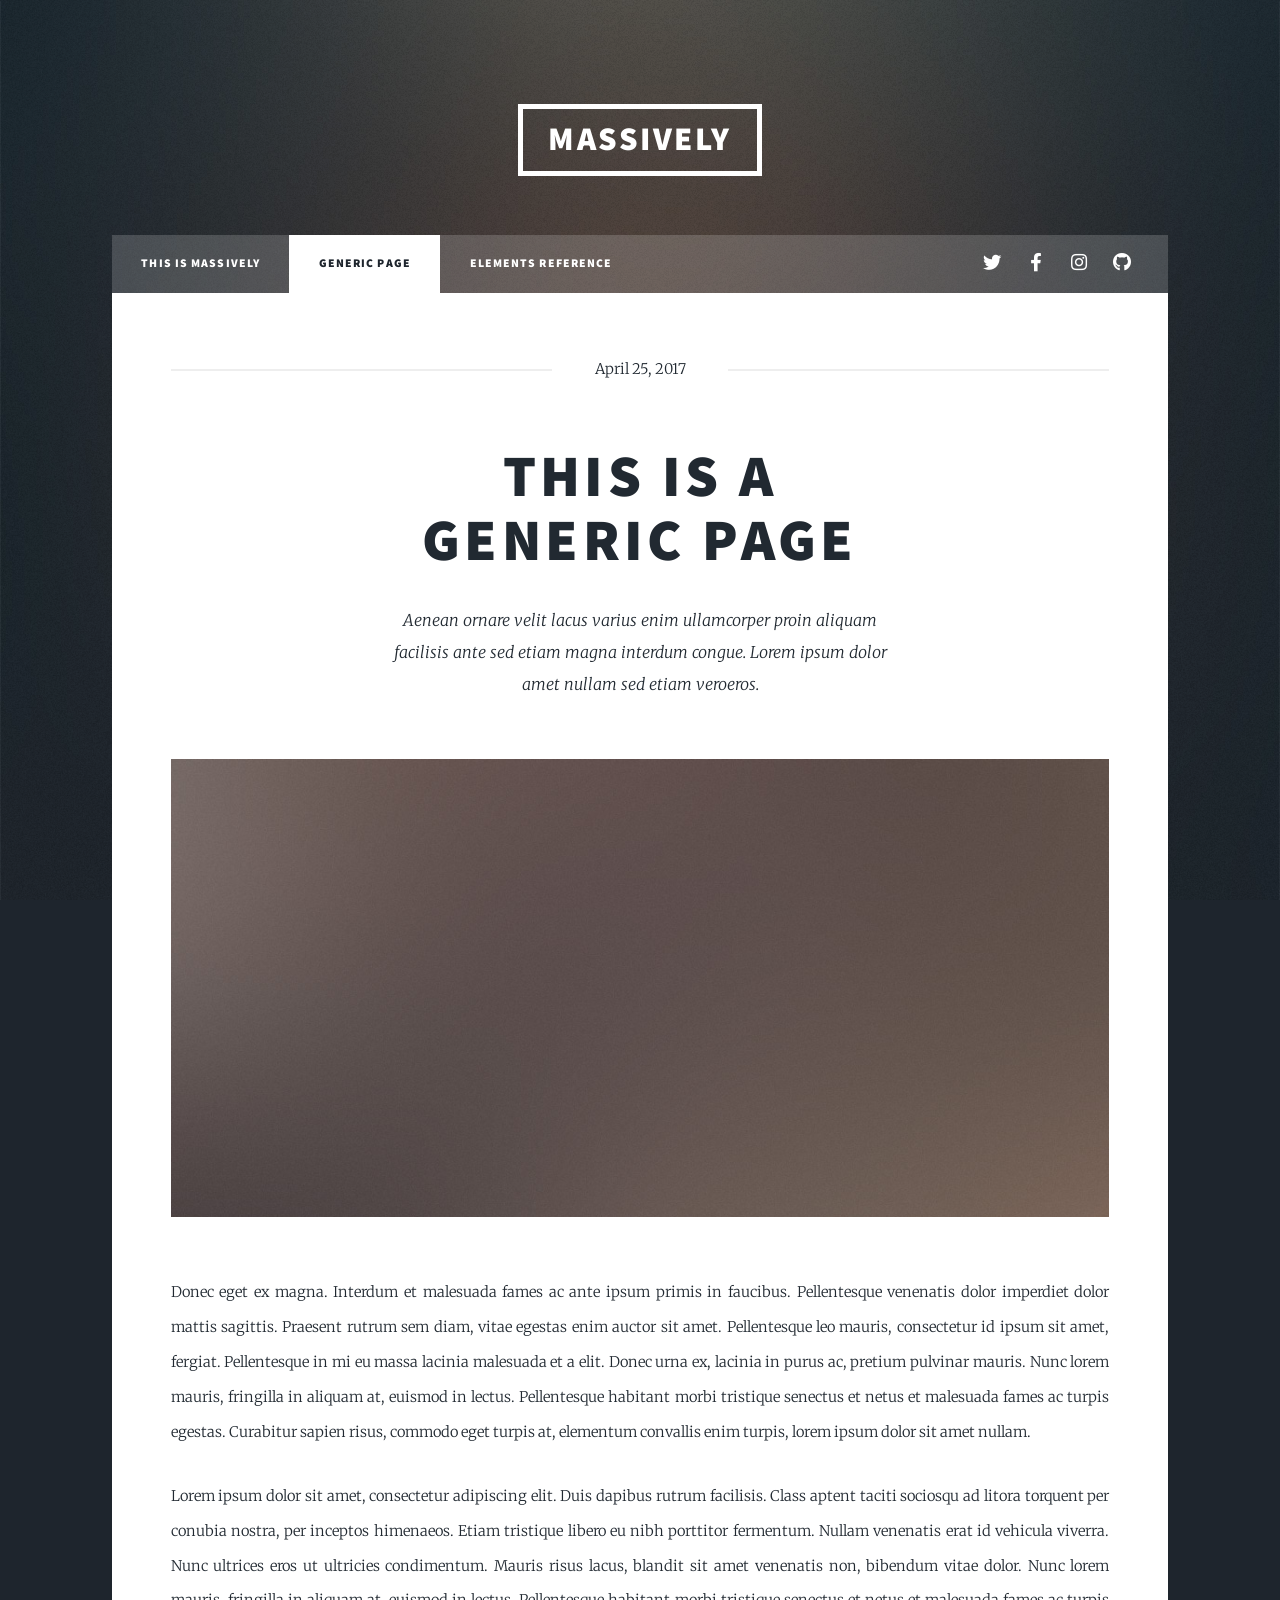
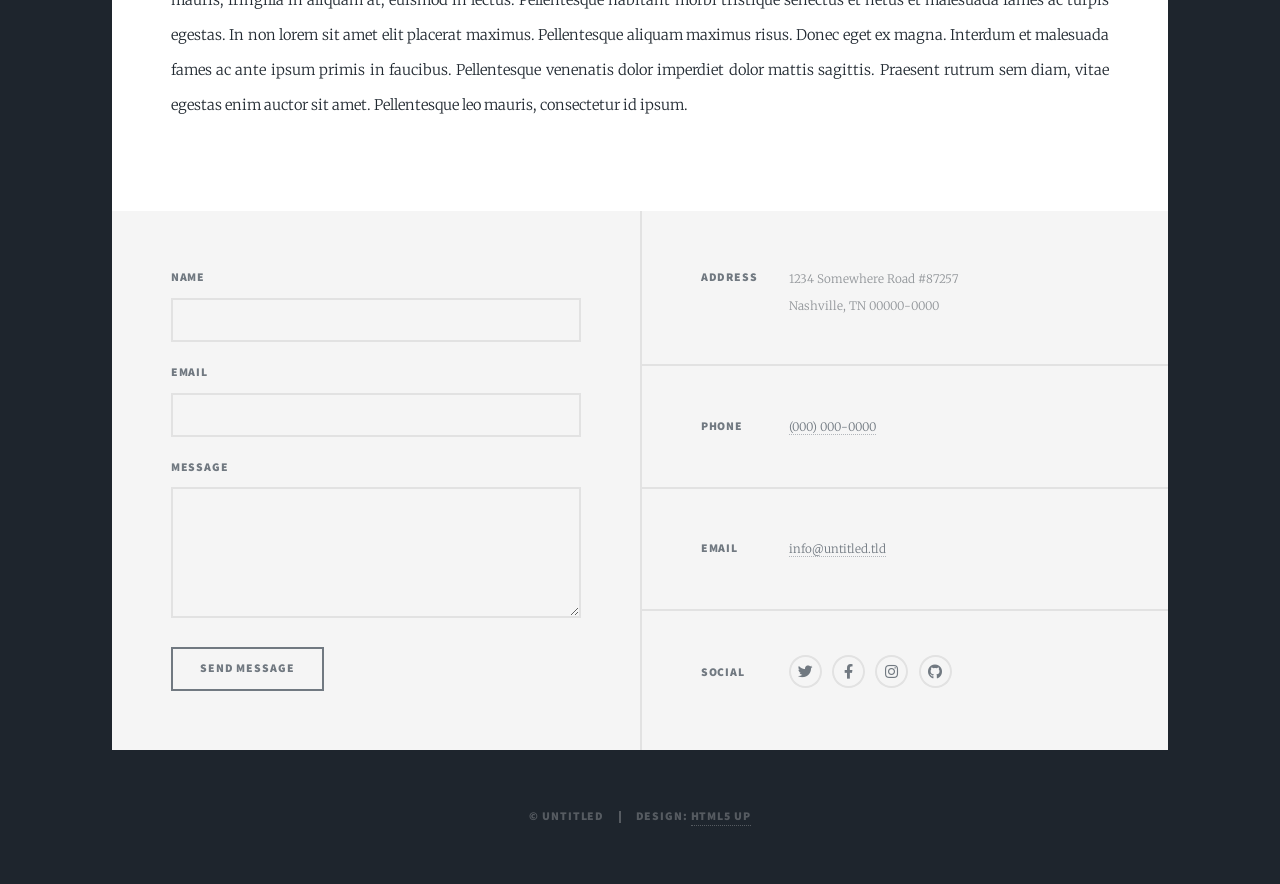
<file: generic.html>
<!DOCTYPE HTML>
<!--
	Massively by HTML5 UP
	html5up.net | @ajlkn
	Free for personal and commercial use under the CCA 3.0 license (html5up.net/license)
-->
<html>
	<head>
		<title>Generic Page - Massively by HTML5 UP</title>
		<meta charset="utf-8" />
		<meta name="viewport" content="width=device-width, initial-scale=1, user-scalable=no" />
		<link rel="stylesheet" href="assets/css/main.css" />
		<noscript><link rel="stylesheet" href="assets/css/noscript.css" /></noscript>
	</head>
	<body class="is-preload">

		<!-- Wrapper -->
			<div id="wrapper">

				<!-- Header -->
					<header id="header">
						<a href="index.html" class="logo">Massively</a>
					</header>

				<!-- Nav -->
					<nav id="nav">
						<ul class="links">
							<li><a href="index.html">This is Massively</a></li>
							<li class="active"><a href="generic.html">Generic Page</a></li>
							<li><a href="elements.html">Elements Reference</a></li>
						</ul>
						<ul class="icons">
							<li><a href="#" class="icon brands fa-twitter"><span class="label">Twitter</span></a></li>
							<li><a href="#" class="icon brands fa-facebook-f"><span class="label">Facebook</span></a></li>
							<li><a href="#" class="icon brands fa-instagram"><span class="label">Instagram</span></a></li>
							<li><a href="#" class="icon brands fa-github"><span class="label">GitHub</span></a></li>
						</ul>
					</nav>

				<!-- Main -->
					<div id="main">

						<!-- Post -->
							<section class="post">
								<header class="major">
									<span class="date">April 25, 2017</span>
									<h1>This is a<br />
									Generic Page</h1>
									<p>Aenean ornare velit lacus varius enim ullamcorper proin aliquam<br />
									facilisis ante sed etiam magna interdum congue. Lorem ipsum dolor<br />
									amet nullam sed etiam veroeros.</p>
								</header>
								<div class="image main"><img src="images/pic01.jpg" alt="" /></div>
								<p>Donec eget ex magna. Interdum et malesuada fames ac ante ipsum primis in faucibus. Pellentesque venenatis dolor imperdiet dolor mattis sagittis. Praesent rutrum sem diam, vitae egestas enim auctor sit amet. Pellentesque leo mauris, consectetur id ipsum sit amet, fergiat. Pellentesque in mi eu massa lacinia malesuada et a elit. Donec urna ex, lacinia in purus ac, pretium pulvinar mauris. Nunc lorem mauris, fringilla in aliquam at, euismod in lectus. Pellentesque habitant morbi tristique senectus et netus et malesuada fames ac turpis egestas. Curabitur sapien risus, commodo eget turpis at, elementum convallis enim turpis, lorem ipsum dolor sit amet nullam.</p>
								<p>Lorem ipsum dolor sit amet, consectetur adipiscing elit. Duis dapibus rutrum facilisis. Class aptent taciti sociosqu ad litora torquent per conubia nostra, per inceptos himenaeos. Etiam tristique libero eu nibh porttitor fermentum. Nullam venenatis erat id vehicula viverra. Nunc ultrices eros ut ultricies condimentum. Mauris risus lacus, blandit sit amet venenatis non, bibendum vitae dolor. Nunc lorem mauris, fringilla in aliquam at, euismod in lectus. Pellentesque habitant morbi tristique senectus et netus et malesuada fames ac turpis egestas. In non lorem sit amet elit placerat maximus. Pellentesque aliquam maximus risus. Donec eget ex magna. Interdum et malesuada fames ac ante ipsum primis in faucibus. Pellentesque venenatis dolor imperdiet dolor mattis sagittis. Praesent rutrum sem diam, vitae egestas enim auctor sit amet. Pellentesque leo mauris, consectetur id ipsum.</p>
							</section>

					</div>

				<!-- Footer -->
					<footer id="footer">
						<section>
							<form method="post" action="#">
								<div class="fields">
									<div class="field">
										<label for="name">Name</label>
										<input type="text" name="name" id="name" />
									</div>
									<div class="field">
										<label for="email">Email</label>
										<input type="text" name="email" id="email" />
									</div>
									<div class="field">
										<label for="message">Message</label>
										<textarea name="message" id="message" rows="3"></textarea>
									</div>
								</div>
								<ul class="actions">
									<li><input type="submit" value="Send Message" /></li>
								</ul>
							</form>
						</section>
						<section class="split contact">
							<section class="alt">
								<h3>Address</h3>
								<p>1234 Somewhere Road #87257<br />
								Nashville, TN 00000-0000</p>
							</section>
							<section>
								<h3>Phone</h3>
								<p><a href="#">(000) 000-0000</a></p>
							</section>
							<section>
								<h3>Email</h3>
								<p><a href="#">info@untitled.tld</a></p>
							</section>
							<section>
								<h3>Social</h3>
								<ul class="icons alt">
									<li><a href="#" class="icon brands alt fa-twitter"><span class="label">Twitter</span></a></li>
									<li><a href="#" class="icon brands alt fa-facebook-f"><span class="label">Facebook</span></a></li>
									<li><a href="#" class="icon brands alt fa-instagram"><span class="label">Instagram</span></a></li>
									<li><a href="#" class="icon brands alt fa-github"><span class="label">GitHub</span></a></li>
								</ul>
							</section>
						</section>
					</footer>

				<!-- Copyright -->
					<div id="copyright">
						<ul><li>&copy; Untitled</li><li>Design: <a href="https://html5up.net">HTML5 UP</a></li></ul>
					</div>

			</div>

		<!-- Scripts -->
			<script src="assets/js/jquery.min.js"></script>
			<script src="assets/js/jquery.scrollex.min.js"></script>
			<script src="assets/js/jquery.scrolly.min.js"></script>
			<script src="assets/js/browser.min.js"></script>
			<script src="assets/js/breakpoints.min.js"></script>
			<script src="assets/js/util.js"></script>
			<script src="assets/js/main.js"></script>

	</body>
</html>
</file>
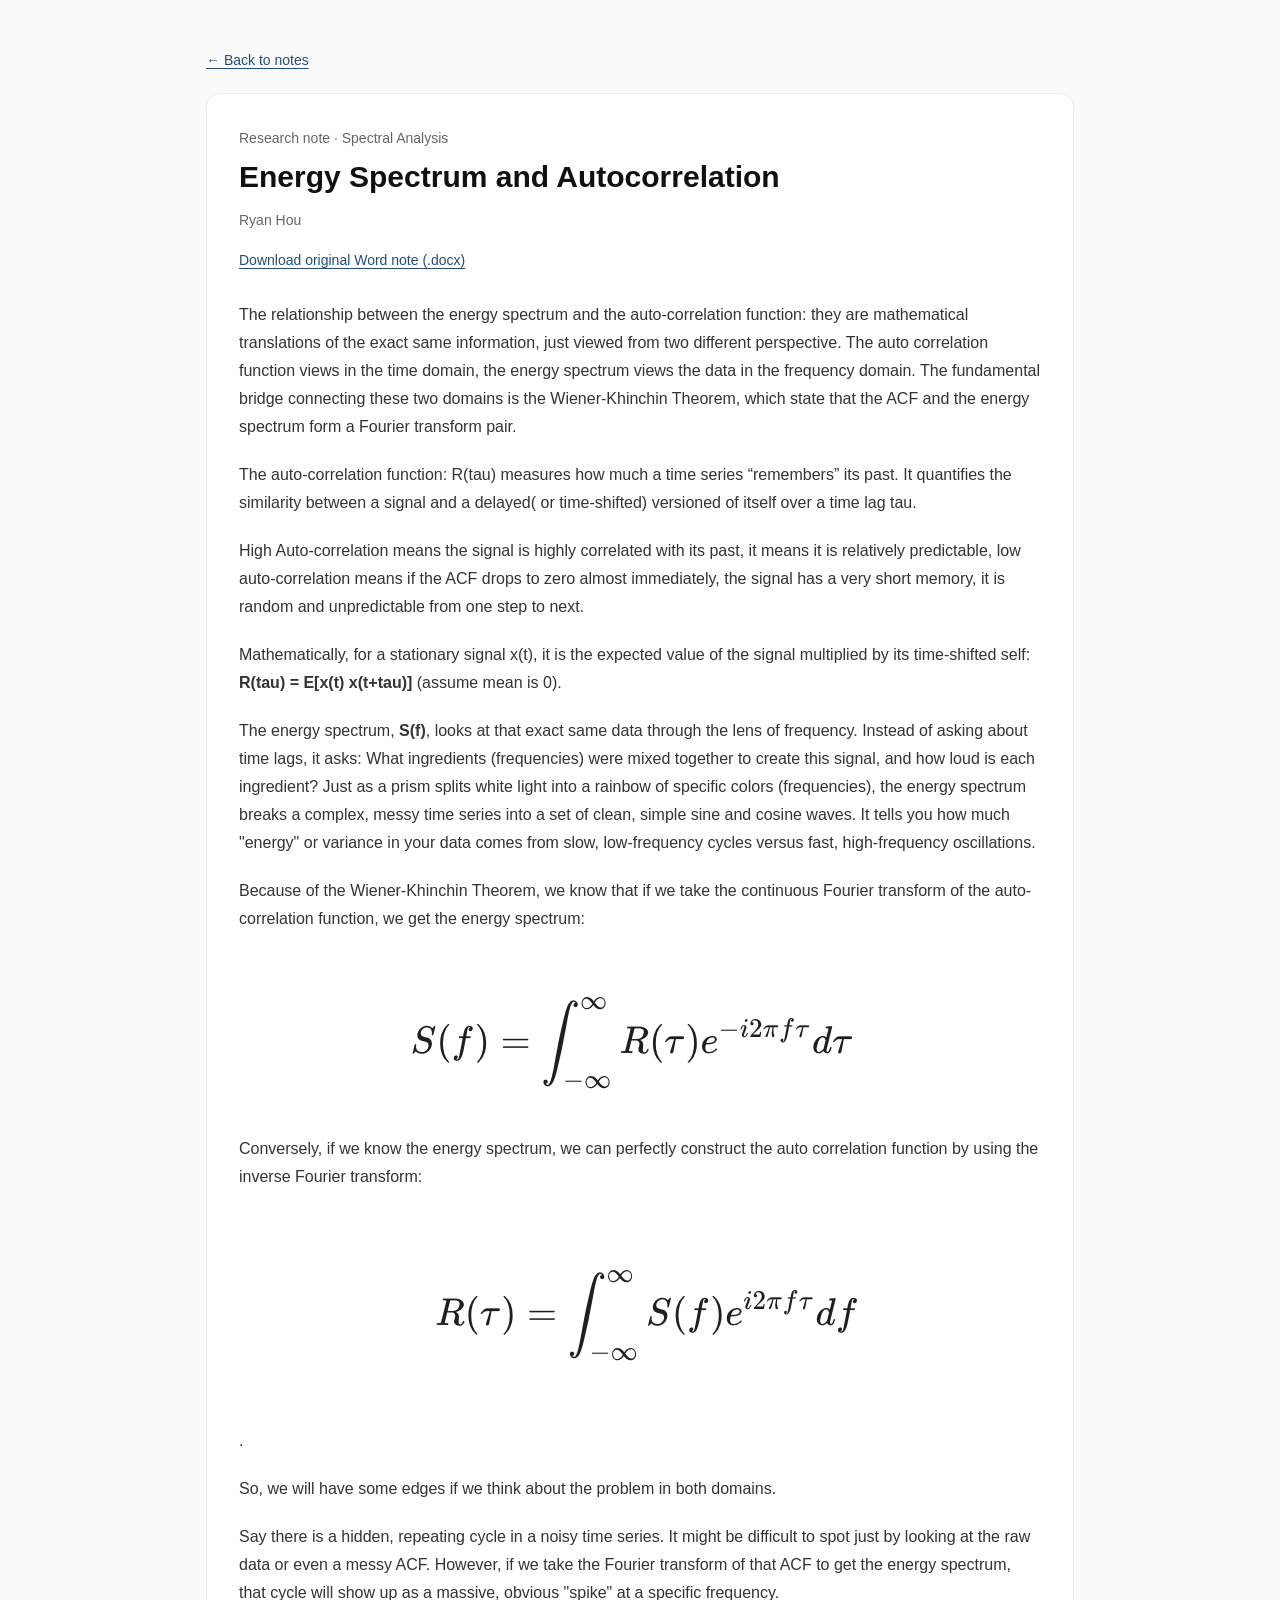
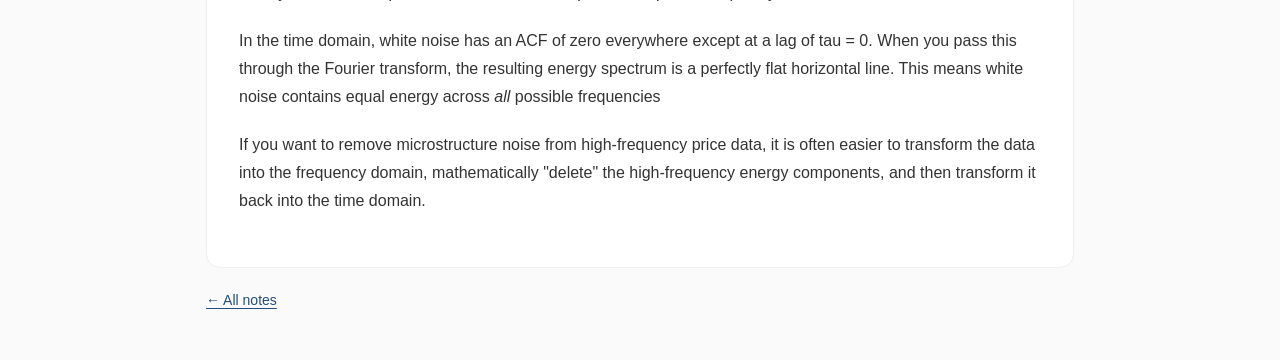
<file: notes/energy-spectrum-autocorrelation.html>
<!doctype html>
<html lang="en">
<head>
  <meta charset="utf-8" />
  <meta name="viewport" content="width=device-width,initial-scale=1" />
  <title>Energy Spectrum and Autocorrelation | Ryan Hou</title>
  <meta name="description" content="The Wiener–Khinchin connection between time and frequency domains, with examples of hidden cycles, white noise, and microstructure noise filtering." />
  <link rel="stylesheet" href="../assets/css/notes.css" />
</head>
<body>
  <nav aria-label="Note navigation"><a href="../index.html#notes">← Back to notes</a></nav>
  <main>
    <article class="card">
      <header>
        <p class="muted">Research note · Spectral Analysis</p>
        <h1>Energy Spectrum and Autocorrelation</h1>
        <p class="byline">Ryan Hou</p>
        <p class="download"><a href="files/energy-spectrum-autocorrelation.docx" download>Download original Word note (.docx)</a></p>
      </header>
      <div class="note-body">
<p>The relationship between the energy spectrum and the auto-correlation
function: they are mathematical translations of the exact same
information, just viewed from two different perspective. The auto
correlation function views in the time domain, the energy spectrum views
the data in the frequency domain. The fundamental bridge connecting
these two domains is the Wiener-Khinchin Theorem, which state that the
ACF and the energy spectrum form a Fourier transform pair.</p>
<p>The auto-correlation function: R(tau) measures how much a time series
“remembers” its past. It quantifies the similarity between a signal and
a delayed( or time-shifted) versioned of itself over a time lag tau.</p>
<p>High Auto-correlation means the signal is highly correlated with its
past, it means it is relatively predictable, low auto-correlation means
if the ACF drops to zero almost immediately, the signal has a very short
memory, it is random and unpredictable from one step to next.</p>
<p>Mathematically, for a stationary signal x(t), it is the expected
value of the signal multiplied by its time-shifted self: <strong>R(tau)
= E[x(t) x(t+tau)]</strong> (assume mean is 0).</p>
<p>The energy spectrum, <strong>S(f)</strong>, looks at that exact same
data through the lens of frequency. Instead of asking about time lags,
it asks: What ingredients (frequencies) were mixed together to create
this signal, and how loud is each ingredient? Just as a prism splits
white light into a rainbow of specific colors (frequencies), the energy
spectrum breaks a complex, messy time series into a set of clean, simple
sine and cosine waves. It tells you how much "energy" or variance in
your data comes from slow, low-frequency cycles versus fast,
high-frequency oscillations.</p>
<p>Because of the Wiener-Khinchin Theorem, we know that if we take the
continuous Fourier transform of the auto-correlation function, we get
the energy spectrum:</p>
<p><img class="equation" src="images/energy-spectrum-autocorrelation-1.png" alt="S(f) equals the integral over all lags of R(tau) times exp(-i 2 pi f tau) d tau." /></p>
<p>Conversely, if we know the energy spectrum, we can perfectly
construct the auto correlation function by using the inverse Fourier
transform:</p>
<p><img class="equation" src="images/energy-spectrum-autocorrelation-2.png" alt="R(tau) equals the integral over all frequencies of S(f) times exp(i 2 pi f tau) d f." />.</p>
<p>So, we will have some edges if we think about the problem in both
domains.</p>
<p>Say there is a hidden, repeating cycle in a noisy time series. It
might be difficult to spot just by looking at the raw data or even a
messy ACF. However, if we take the Fourier transform of that ACF to get
the energy spectrum, that cycle will show up as a massive, obvious
"spike" at a specific frequency.</p>
<p>In the time domain, white noise has an ACF of zero everywhere except
at a lag of tau = 0. When you pass this through the Fourier transform,
the resulting energy spectrum is a perfectly flat horizontal line. This
means white noise contains equal energy across <em>all</em> possible
frequencies</p>
<p>If you want to remove microstructure noise from high-frequency price
data, it is often easier to transform the data into the frequency
domain, mathematically "delete" the high-frequency energy components,
and then transform it back into the time domain.</p>
      </div>
    </article>
  </main>
  <footer><a href="../index.html#notes">← All notes</a></footer>
</body>
</html>
</file>
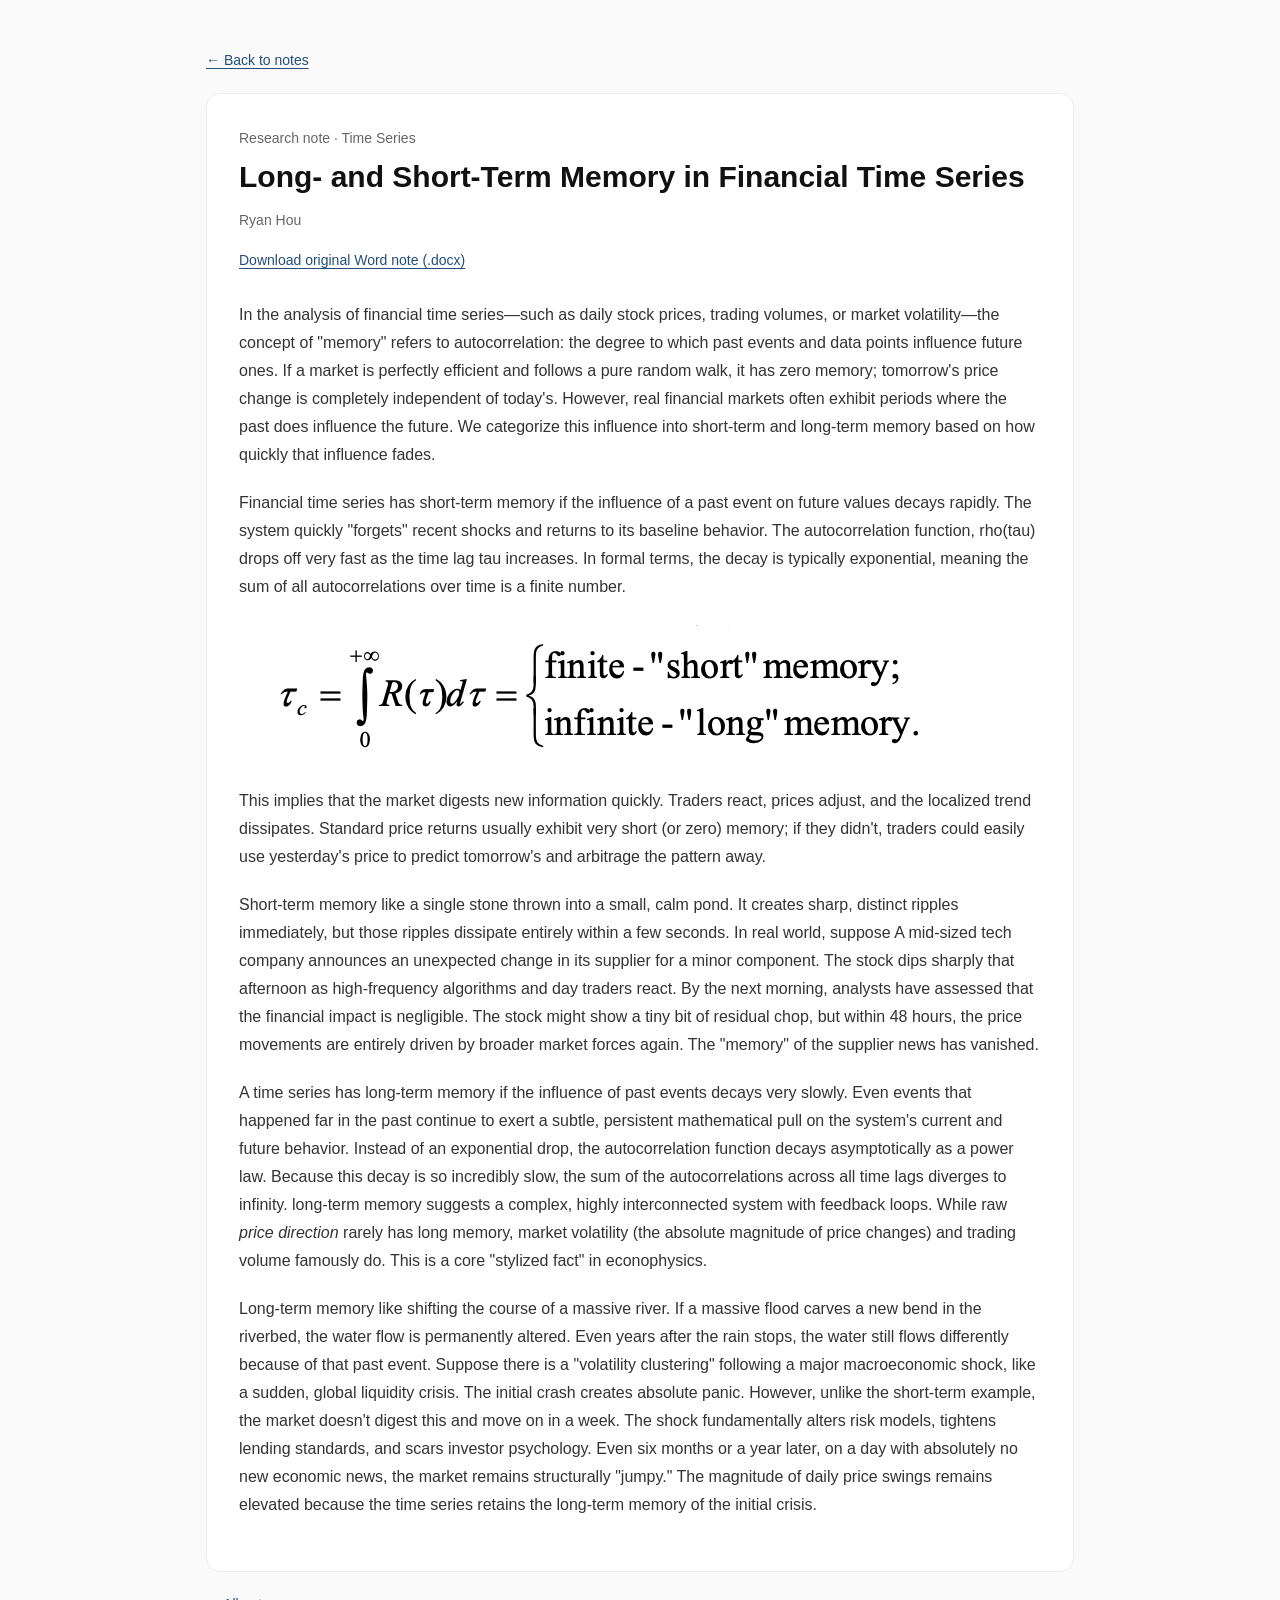
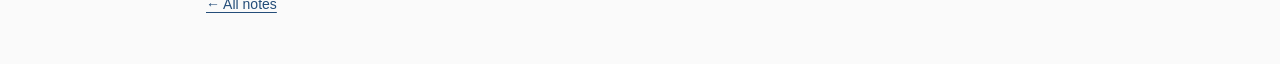
<file: notes/long-short-memory.html>
<!doctype html>
<html lang="en">
<head>
  <meta charset="utf-8" />
  <meta name="viewport" content="width=device-width,initial-scale=1" />
  <title>Long- and Short-Term Memory in Financial Time Series | Ryan Hou</title>
  <meta name="description" content="How autocorrelation decay distinguishes short and long memory, with intuition for market shocks, volatility clustering, and persistent dependence." />
  <link rel="stylesheet" href="../assets/css/notes.css" />
</head>
<body>
  <nav aria-label="Note navigation"><a href="../index.html#notes">← Back to notes</a></nav>
  <main>
    <article class="card">
      <header>
        <p class="muted">Research note · Time Series</p>
        <h1>Long- and Short-Term Memory in Financial Time Series</h1>
        <p class="byline">Ryan Hou</p>
        <p class="download"><a href="files/long-short-memory.docx" download>Download original Word note (.docx)</a></p>
      </header>
      <div class="note-body">
<p>In the analysis of financial time series—such as daily stock prices,
trading volumes, or market volatility—the concept of "memory" refers to
autocorrelation: the degree to which past events and data points
influence future ones. If a market is perfectly efficient and follows a
pure random walk, it has zero memory; tomorrow's price change is
completely independent of today's. However, real financial markets often
exhibit periods where the past does influence the future. We categorize
this influence into short-term and long-term memory based on how quickly
that influence fades.</p>
<p>Financial time series has short-term memory if the influence of a
past event on future values decays rapidly. The system quickly "forgets"
recent shocks and returns to its baseline behavior. The autocorrelation
function, rho(tau) drops off very fast as the time lag tau increases. In
formal terms, the decay is typically exponential, meaning the sum of all
autocorrelations over time is a finite number.</p>
<p><img class="equation" src="images/long-short-memory-1.png" alt="Correlation time is the integral of R(tau) from zero to infinity: finite for short memory and infinite for long memory." /></p>
<p>This implies that the market digests new information quickly. Traders
react, prices adjust, and the localized trend dissipates. Standard price
returns usually exhibit very short (or zero) memory; if they didn't,
traders could easily use yesterday's price to predict tomorrow's and
arbitrage the pattern away.</p>
<p>Short-term memory like a single stone thrown into a small, calm pond.
It creates sharp, distinct ripples immediately, but those ripples
dissipate entirely within a few seconds. In real world, suppose A
mid-sized tech company announces an unexpected change in its supplier
for a minor component. The stock dips sharply that afternoon as
high-frequency algorithms and day traders react. By the next morning,
analysts have assessed that the financial impact is negligible. The
stock might show a tiny bit of residual chop, but within 48 hours, the
price movements are entirely driven by broader market forces again. The
"memory" of the supplier news has vanished.</p>
<p>A time series has long-term memory if the influence of past events
decays very slowly. Even events that happened far in the past continue
to exert a subtle, persistent mathematical pull on the system's current
and future behavior. Instead of an exponential drop, the autocorrelation
function decays asymptotically as a power law. Because this decay is so
incredibly slow, the sum of the autocorrelations across all time lags
diverges to infinity. long-term memory suggests a complex, highly
interconnected system with feedback loops. While raw <em>price
direction</em> rarely has long memory, market volatility (the absolute
magnitude of price changes) and trading volume famously do. This is a
core "stylized fact" in econophysics.</p>
<p>Long-term memory like shifting the course of a massive river. If a
massive flood carves a new bend in the riverbed, the water flow is
permanently altered. Even years after the rain stops, the water still
flows differently because of that past event. Suppose there is a
"volatility clustering" following a major macroeconomic shock, like a
sudden, global liquidity crisis. The initial crash creates absolute
panic. However, unlike the short-term example, the market doesn't digest
this and move on in a week. The shock fundamentally alters risk models,
tightens lending standards, and scars investor psychology. Even six
months or a year later, on a day with absolutely no new economic news,
the market remains structurally "jumpy." The magnitude of daily price
swings remains elevated because the time series retains the long-term
memory of the initial crisis.</p>
      </div>
    </article>
  </main>
  <footer><a href="../index.html#notes">← All notes</a></footer>
</body>
</html>
</file>
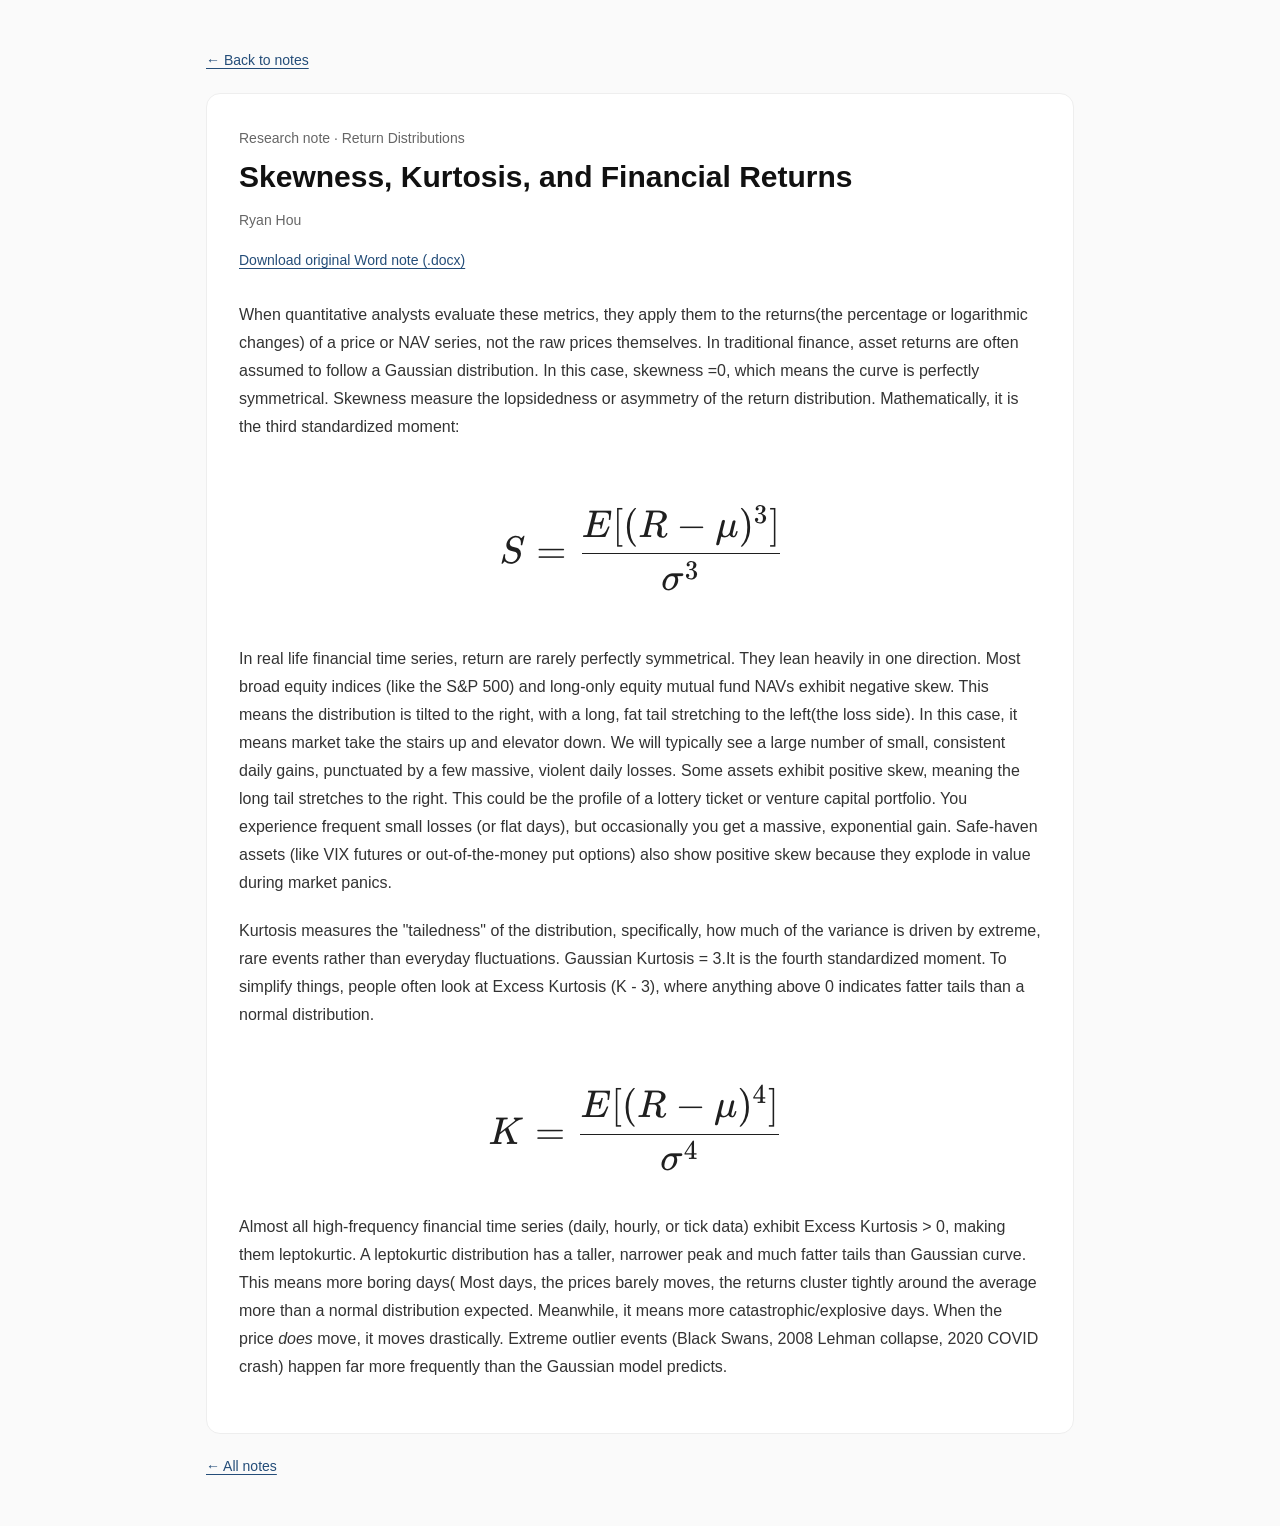
<file: notes/skewness-kurtosis.html>
<!doctype html>
<html lang="en">
<head>
  <meta charset="utf-8" />
  <meta name="viewport" content="width=device-width,initial-scale=1" />
  <title>Skewness, Kurtosis, and Financial Returns | Ryan Hou</title>
  <meta name="description" content="An intuitive look at asymmetry, standardized moments, excess kurtosis, and why financial return tails can differ from a Gaussian model." />
  <link rel="stylesheet" href="../assets/css/notes.css" />
</head>
<body>
  <nav aria-label="Note navigation"><a href="../index.html#notes">← Back to notes</a></nav>
  <main>
    <article class="card">
      <header>
        <p class="muted">Research note · Return Distributions</p>
        <h1>Skewness, Kurtosis, and Financial Returns</h1>
        <p class="byline">Ryan Hou</p>
        <p class="download"><a href="files/skewness-kurtosis.docx" download>Download original Word note (.docx)</a></p>
      </header>
      <div class="note-body">
<p>When quantitative analysts evaluate these metrics, they apply them to
the returns(the percentage or logarithmic changes) of a price or NAV
series, not the raw prices themselves. In traditional finance, asset
returns are often assumed to follow a Gaussian distribution. In this
case, skewness =0, which means the curve is perfectly symmetrical.
Skewness measure the lopsidedness or asymmetry of the return
distribution. Mathematically, it is the third standardized moment:</p>
<p><img class="equation" src="images/skewness-kurtosis-1.png" alt="Skewness S equals E[(R - mu)^3] divided by sigma cubed." /></p>
<p>In real life financial time series, return are rarely perfectly
symmetrical. They lean heavily in one direction. Most broad equity
indices (like the S&amp;P 500) and long-only equity mutual fund NAVs
exhibit negative skew. This means the distribution is tilted to the
right, with a long, fat tail stretching to the left(the loss side). In
this case, it means market take the stairs up and elevator down. We will
typically see a large number of small, consistent daily gains,
punctuated by a few massive, violent daily losses. Some assets exhibit
positive skew, meaning the long tail stretches to the right. This could
be the profile of a lottery ticket or venture capital portfolio. You
experience frequent small losses (or flat days), but occasionally you
get a massive, exponential gain. Safe-haven assets (like VIX futures or
out-of-the-money put options) also show positive skew because they
explode in value during market panics.</p>
<p>Kurtosis measures the "tailedness" of the distribution, specifically,
how much of the variance is driven by extreme, rare events rather than
everyday fluctuations. Gaussian Kurtosis = 3.It is the fourth
standardized moment. To simplify things, people often look at Excess
Kurtosis (K - 3), where anything above 0 indicates fatter tails than a
normal distribution.</p>
<p><img class="equation" src="images/skewness-kurtosis-2.png" alt="Kurtosis K equals E[(R - mu)^4] divided by sigma to the fourth power." /></p>
<p>Almost all high-frequency financial time series (daily, hourly, or
tick data) exhibit Excess Kurtosis &gt; 0, making them leptokurtic. A
leptokurtic distribution has a taller, narrower peak and much fatter
tails than Gaussian curve. This means more boring days( Most days, the
prices barely moves, the returns cluster tightly around the average more
than a normal distribution expected. Meanwhile, it means more
catastrophic/explosive days. When the price <em>does</em> move, it moves
drastically. Extreme outlier events (Black Swans, 2008 Lehman collapse,
2020 COVID crash) happen far more frequently than the Gaussian model
predicts.</p>
      </div>
    </article>
  </main>
  <footer><a href="../index.html#notes">← All notes</a></footer>
</body>
</html>
</file>
<file: assets/css/notes.css>
body {
  box-sizing: border-box;
  font-family: -apple-system, BlinkMacSystemFont, "Segoe UI", Roboto, Arial, sans-serif;
  max-width: 900px;
  margin: 48px auto;
  padding: 0 16px;
  line-height: 1.75;
  color: #333;
  background: #fafafa;
}
a { color: #244d79; text-underline-offset: 3px; }
a:hover { color: #111; }
a:focus-visible { outline: 2px solid #244d79; outline-offset: 4px; }
nav, footer { font-size: 14px; }
.card {
  background: #fff;
  border: 1px solid #eee;
  border-radius: 14px;
  padding: 32px;
  margin: 20px 0;
}
h1 { color: #111; font-size: 30px; line-height: 1.25; margin: 8px 0 12px; }
.muted { color: #666; font-size: 14px; margin: 0; }
.byline { color: #666; font-size: 14px; margin: 0 0 16px; }
.download { font-size: 14px; margin: 0 0 28px; }
.note-body { overflow-wrap: break-word; }
.note-body p { margin: 0 0 20px; }
.equation { display: block; max-width: 100%; height: auto; margin: 24px auto; }
@media (max-width: 600px) {
  body { margin: 24px auto; }
  .card { padding: 20px; }
  h1 { font-size: 26px; }
}
</file>
<file: assets/css/main.css>
@import url(fontawesome-all.min.css);
@import url("https://fonts.googleapis.com/css?family=Merriweather:300,700,300italic,700italic|Source+Sans+Pro:900");

/*
	Massively by HTML5 UP
	html5up.net | @ajlkn
	Free for personal and commercial use under the CCA 3.0 license (html5up.net/license)
*/

html, body, div, span, applet, object,
iframe, h1, h2, h3, h4, h5, h6, p, blockquote,
pre, a, abbr, acronym, address, big, cite,
code, del, dfn, em, img, ins, kbd, q, s, samp,
small, strike, strong, sub, sup, tt, var, b,
u, i, center, dl, dt, dd, ol, ul, li, fieldset,
form, label, legend, table, caption, tbody,
tfoot, thead, tr, th, td, article, aside,
canvas, details, embed, figure, figcaption,
footer, header, hgroup, menu, nav, output, ruby,
section, summary, time, mark, audio, video {
	margin: 0;
	padding: 0;
	border: 0;
	font-size: 100%;
	font: inherit;
	vertical-align: baseline;}

article, aside, details, figcaption, figure,
footer, header, hgroup, menu, nav, section {
	display: block;}

body {
	line-height: 1;
}

ol, ul {
	list-style: none;
}

blockquote, q {
	quotes: none;
}

	blockquote:before, blockquote:after, q:before, q:after {
		content: '';
		content: none;
	}

table {
	border-collapse: collapse;
	border-spacing: 0;
}

body {
	-webkit-text-size-adjust: none;
}

mark {
	background-color: transparent;
	color: inherit;
}

input::-moz-focus-inner {
	border: 0;
	padding: 0;
}

input, select, textarea {
	-moz-appearance: none;
	-webkit-appearance: none;
	-ms-appearance: none;
	appearance: none;
}

/* Basic */

	@-ms-viewport {
		width: device-width;
	}

	body {
		-ms-overflow-style: scrollbar;
	}

	@media screen and (max-width: 480px) {

		html, body {
			min-width: 320px;
		}

	}

	html {
		box-sizing: border-box;
	}

	*, *:before, *:after {
		box-sizing: inherit;
	}

	body {
		background-color: #1e252d;
	}

		body.is-preload *, body.is-preload *:before, body.is-preload *:after {
			-moz-animation: none !important;
			-webkit-animation: none !important;
			-ms-animation: none !important;
			animation: none !important;
			-moz-transition: none !important;
			-webkit-transition: none !important;
			-ms-transition: none !important;
			transition: none !important;
		}

/* Type */

	html {
		font-size: 16pt;
	}

		@media screen and (max-width: 1680px) {

			html {
				font-size: 12pt;
			}

		}

		@media screen and (max-width: 1280px) {

			html {
				font-size: 11pt;
			}

		}

		@media screen and (max-width: 360px) {

			html {
				font-size: 10pt;
			}

		}

	body {
		color: #212931;
	}

	body, input, select, textarea {
		font-family: "Merriweather", Georgia, serif;
		font-weight: 300;
		font-size: 1rem;
		line-height: 2.375;
	}

	a {
		-moz-transition: color 0.2s ease-in-out, background-color 0.2s ease-in-out, border-color 0.2s ease-in-out, box-shadow 0.2s ease-in-out;
		-webkit-transition: color 0.2s ease-in-out, background-color 0.2s ease-in-out, border-color 0.2s ease-in-out, box-shadow 0.2s ease-in-out;
		-ms-transition: color 0.2s ease-in-out, background-color 0.2s ease-in-out, border-color 0.2s ease-in-out, box-shadow 0.2s ease-in-out;
		transition: color 0.2s ease-in-out, background-color 0.2s ease-in-out, border-color 0.2s ease-in-out, box-shadow 0.2s ease-in-out;
		border-bottom: dotted 1px;
		text-decoration: none;
	}

		a:hover {
			border-bottom-color: transparent;
		}

	strong, b {
		font-weight: 600;
	}

	em, i {
		font-style: italic;
	}

	p {
		text-align: justify;
		margin: 0 0 2rem 0;
	}

	h1, h2, h3, h4, h5, h6 {
		font-family: "Source Sans Pro", Helvetica, sans-serif;
		font-weight: 900;
		line-height: 1.5;
		letter-spacing: 0.075em;
		text-transform: uppercase;
		margin: 0 0 1rem 0;
	}

		h1 a, h2 a, h3 a, h4 a, h5 a, h6 a {
			border-bottom: 0;
			color: inherit;
			text-decoration: none;
		}

	h1 {
		font-size: 4rem;
		line-height: 1.1;
		margin: 0 0 2rem 0;
	}

	h2 {
		font-size: 1.75rem;
		line-height: 1.3;
		margin: 0 0 1.5rem 0;
	}

	h3 {
		font-size: 1.25rem;
		margin: 0 0 1.5rem 0;
	}

	h4 {
		font-size: 1rem;
	}

	h5 {
		font-size: 0.9rem;
	}

	h6 {
		font-size: 0.8rem;
	}

	sub {
		font-size: 0.8rem;
		position: relative;
		top: 0.5rem;
	}

	sup {
		font-size: 0.8rem;
		position: relative;
		top: -0.5rem;
	}

	blockquote {
		border-left: solid 4px;
		font-style: italic;
		margin: 0 0 2rem 0;
		padding: 0.5rem 0 0.5rem 2rem;
	}

	code {
		border: solid 2px;
		font-family: "Courier New", monospace;
		font-size: 0.9rem;
		margin: 0 0.25rem;
		padding: 0.25rem 0.65rem;
	}

	pre {
		-webkit-overflow-scrolling: touch;
		font-family: "Courier New", monospace;
		font-size: 0.9rem;
		margin: 0 0 2rem 0;
	}

		pre code {
			display: block;
			line-height: 1.75;
			padding: 1rem 1.5rem;
			overflow-x: auto;
		}

	hr {
		border: 0;
		border-bottom: solid 2px;
		margin: 3rem 0;
	}

		hr.major {
			margin: 5rem 0;
		}

	.align-left {
		text-align: left;
	}

	.align-center {
		text-align: center;
	}

	.align-right {
		text-align: right;
	}

	input, select, textarea {
		color: #212931;
	}

	a {
		color: #212931;
		border-bottom-color: rgba(33, 41, 49, 0.5);
	}

		a:hover {
			border-bottom-color: transparent;
			color: #18bfef !important;
		}

	strong, b {
		color: #212931;
	}

	h1, h2, h3, h4, h5, h6 {
		color: #212931;
	}

	blockquote {
		border-left-color: #eeeeee;
	}

	code {
		background: rgba(220, 220, 220, 0.25);
		border-color: #eeeeee;
	}

	hr {
		border-bottom-color: #eeeeee;
	}

/* Row */

	.row {
		display: flex;
		flex-wrap: wrap;
		box-sizing: border-box;
		align-items: stretch;
	}

		.row > * {
			box-sizing: border-box;
		}

		.row.gtr-uniform > * > :last-child {
			margin-bottom: 0;
		}

		.row.aln-left {
			justify-content: flex-start;
		}

		.row.aln-center {
			justify-content: center;
		}

		.row.aln-right {
			justify-content: flex-end;
		}

		.row.aln-top {
			align-items: flex-start;
		}

		.row.aln-middle {
			align-items: center;
		}

		.row.aln-bottom {
			align-items: flex-end;
		}

		.row > .imp {
			order: -1;
		}

		.row > .col-1 {
			width: 8.33333%;
		}

		.row > .off-1 {
			margin-left: 8.33333%;
		}

		.row > .col-2 {
			width: 16.66667%;
		}

		.row > .off-2 {
			margin-left: 16.66667%;
		}

		.row > .col-3 {
			width: 25%;
		}

		.row > .off-3 {
			margin-left: 25%;
		}

		.row > .col-4 {
			width: 33.33333%;
		}

		.row > .off-4 {
			margin-left: 33.33333%;
		}

		.row > .col-5 {
			width: 41.66667%;
		}

		.row > .off-5 {
			margin-left: 41.66667%;
		}

		.row > .col-6 {
			width: 50%;
		}

		.row > .off-6 {
			margin-left: 50%;
		}

		.row > .col-7 {
			width: 58.33333%;
		}

		.row > .off-7 {
			margin-left: 58.33333%;
		}

		.row > .col-8 {
			width: 66.66667%;
		}

		.row > .off-8 {
			margin-left: 66.66667%;
		}

		.row > .col-9 {
			width: 75%;
		}

		.row > .off-9 {
			margin-left: 75%;
		}

		.row > .col-10 {
			width: 83.33333%;
		}

		.row > .off-10 {
			margin-left: 83.33333%;
		}

		.row > .col-11 {
			width: 91.66667%;
		}

		.row > .off-11 {
			margin-left: 91.66667%;
		}

		.row > .col-12 {
			width: 100%;
		}

		.row > .off-12 {
			margin-left: 100%;
		}

		.row.gtr-0 {
			margin-top: 0;
			margin-left: 0rem;
		}

			.row.gtr-0 > * {
				padding: 0 0 0 0rem;
			}

			.row.gtr-0.gtr-uniform {
				margin-top: 0rem;
			}

				.row.gtr-0.gtr-uniform > * {
					padding-top: 0rem;
				}

		.row.gtr-25 {
			margin-top: 0;
			margin-left: -0.375rem;
		}

			.row.gtr-25 > * {
				padding: 0 0 0 0.375rem;
			}

			.row.gtr-25.gtr-uniform {
				margin-top: -0.375rem;
			}

				.row.gtr-25.gtr-uniform > * {
					padding-top: 0.375rem;
				}

		.row.gtr-50 {
			margin-top: 0;
			margin-left: -0.75rem;
		}

			.row.gtr-50 > * {
				padding: 0 0 0 0.75rem;
			}

			.row.gtr-50.gtr-uniform {
				margin-top: -0.75rem;
			}

				.row.gtr-50.gtr-uniform > * {
					padding-top: 0.75rem;
				}

		.row {
			margin-top: 0;
			margin-left: -1.5rem;
		}

			.row > * {
				padding: 0 0 0 1.5rem;
			}

			.row.gtr-uniform {
				margin-top: -1.5rem;
			}

				.row.gtr-uniform > * {
					padding-top: 1.5rem;
				}

		.row.gtr-150 {
			margin-top: 0;
			margin-left: -2.25rem;
		}

			.row.gtr-150 > * {
				padding: 0 0 0 2.25rem;
			}

			.row.gtr-150.gtr-uniform {
				margin-top: -2.25rem;
			}

				.row.gtr-150.gtr-uniform > * {
					padding-top: 2.25rem;
				}

		.row.gtr-200 {
			margin-top: 0;
			margin-left: -3rem;
		}

			.row.gtr-200 > * {
				padding: 0 0 0 3rem;
			}

			.row.gtr-200.gtr-uniform {
				margin-top: -3rem;
			}

				.row.gtr-200.gtr-uniform > * {
					padding-top: 3rem;
				}

		@media screen and (max-width: 1680px) {

			.row {
				display: flex;
				flex-wrap: wrap;
				box-sizing: border-box;
				align-items: stretch;
			}

				.row > * {
					box-sizing: border-box;
				}

				.row.gtr-uniform > * > :last-child {
					margin-bottom: 0;
				}

				.row.aln-left {
					justify-content: flex-start;
				}

				.row.aln-center {
					justify-content: center;
				}

				.row.aln-right {
					justify-content: flex-end;
				}

				.row.aln-top {
					align-items: flex-start;
				}

				.row.aln-middle {
					align-items: center;
				}

				.row.aln-bottom {
					align-items: flex-end;
				}

				.row > .imp-xlarge {
					order: -1;
				}

				.row > .col-1-xlarge {
					width: 8.33333%;
				}

				.row > .off-1-xlarge {
					margin-left: 8.33333%;
				}

				.row > .col-2-xlarge {
					width: 16.66667%;
				}

				.row > .off-2-xlarge {
					margin-left: 16.66667%;
				}

				.row > .col-3-xlarge {
					width: 25%;
				}

				.row > .off-3-xlarge {
					margin-left: 25%;
				}

				.row > .col-4-xlarge {
					width: 33.33333%;
				}

				.row > .off-4-xlarge {
					margin-left: 33.33333%;
				}

				.row > .col-5-xlarge {
					width: 41.66667%;
				}

				.row > .off-5-xlarge {
					margin-left: 41.66667%;
				}

				.row > .col-6-xlarge {
					width: 50%;
				}

				.row > .off-6-xlarge {
					margin-left: 50%;
				}

				.row > .col-7-xlarge {
					width: 58.33333%;
				}

				.row > .off-7-xlarge {
					margin-left: 58.33333%;
				}

				.row > .col-8-xlarge {
					width: 66.66667%;
				}

				.row > .off-8-xlarge {
					margin-left: 66.66667%;
				}

				.row > .col-9-xlarge {
					width: 75%;
				}

				.row > .off-9-xlarge {
					margin-left: 75%;
				}

				.row > .col-10-xlarge {
					width: 83.33333%;
				}

				.row > .off-10-xlarge {
					margin-left: 83.33333%;
				}

				.row > .col-11-xlarge {
					width: 91.66667%;
				}

				.row > .off-11-xlarge {
					margin-left: 91.66667%;
				}

				.row > .col-12-xlarge {
					width: 100%;
				}

				.row > .off-12-xlarge {
					margin-left: 100%;
				}

				.row.gtr-0 {
					margin-top: 0;
					margin-left: 0rem;
				}

					.row.gtr-0 > * {
						padding: 0 0 0 0rem;
					}

					.row.gtr-0.gtr-uniform {
						margin-top: 0rem;
					}

						.row.gtr-0.gtr-uniform > * {
							padding-top: 0rem;
						}

				.row.gtr-25 {
					margin-top: 0;
					margin-left: -0.375rem;
				}

					.row.gtr-25 > * {
						padding: 0 0 0 0.375rem;
					}

					.row.gtr-25.gtr-uniform {
						margin-top: -0.375rem;
					}

						.row.gtr-25.gtr-uniform > * {
							padding-top: 0.375rem;
						}

				.row.gtr-50 {
					margin-top: 0;
					margin-left: -0.75rem;
				}

					.row.gtr-50 > * {
						padding: 0 0 0 0.75rem;
					}

					.row.gtr-50.gtr-uniform {
						margin-top: -0.75rem;
					}

						.row.gtr-50.gtr-uniform > * {
							padding-top: 0.75rem;
						}

				.row {
					margin-top: 0;
					margin-left: -1.5rem;
				}

					.row > * {
						padding: 0 0 0 1.5rem;
					}

					.row.gtr-uniform {
						margin-top: -1.5rem;
					}

						.row.gtr-uniform > * {
							padding-top: 1.5rem;
						}

				.row.gtr-150 {
					margin-top: 0;
					margin-left: -2.25rem;
				}

					.row.gtr-150 > * {
						padding: 0 0 0 2.25rem;
					}

					.row.gtr-150.gtr-uniform {
						margin-top: -2.25rem;
					}

						.row.gtr-150.gtr-uniform > * {
							padding-top: 2.25rem;
						}

				.row.gtr-200 {
					margin-top: 0;
					margin-left: -3rem;
				}

					.row.gtr-200 > * {
						padding: 0 0 0 3rem;
					}

					.row.gtr-200.gtr-uniform {
						margin-top: -3rem;
					}

						.row.gtr-200.gtr-uniform > * {
							padding-top: 3rem;
						}

		}

		@media screen and (max-width: 1280px) {

			.row {
				display: flex;
				flex-wrap: wrap;
				box-sizing: border-box;
				align-items: stretch;
			}

				.row > * {
					box-sizing: border-box;
				}

				.row.gtr-uniform > * > :last-child {
					margin-bottom: 0;
				}

				.row.aln-left {
					justify-content: flex-start;
				}

				.row.aln-center {
					justify-content: center;
				}

				.row.aln-right {
					justify-content: flex-end;
				}

				.row.aln-top {
					align-items: flex-start;
				}

				.row.aln-middle {
					align-items: center;
				}

				.row.aln-bottom {
					align-items: flex-end;
				}

				.row > .imp-large {
					order: -1;
				}

				.row > .col-1-large {
					width: 8.33333%;
				}

				.row > .off-1-large {
					margin-left: 8.33333%;
				}

				.row > .col-2-large {
					width: 16.66667%;
				}

				.row > .off-2-large {
					margin-left: 16.66667%;
				}

				.row > .col-3-large {
					width: 25%;
				}

				.row > .off-3-large {
					margin-left: 25%;
				}

				.row > .col-4-large {
					width: 33.33333%;
				}

				.row > .off-4-large {
					margin-left: 33.33333%;
				}

				.row > .col-5-large {
					width: 41.66667%;
				}

				.row > .off-5-large {
					margin-left: 41.66667%;
				}

				.row > .col-6-large {
					width: 50%;
				}

				.row > .off-6-large {
					margin-left: 50%;
				}

				.row > .col-7-large {
					width: 58.33333%;
				}

				.row > .off-7-large {
					margin-left: 58.33333%;
				}

				.row > .col-8-large {
					width: 66.66667%;
				}

				.row > .off-8-large {
					margin-left: 66.66667%;
				}

				.row > .col-9-large {
					width: 75%;
				}

				.row > .off-9-large {
					margin-left: 75%;
				}

				.row > .col-10-large {
					width: 83.33333%;
				}

				.row > .off-10-large {
					margin-left: 83.33333%;
				}

				.row > .col-11-large {
					width: 91.66667%;
				}

				.row > .off-11-large {
					margin-left: 91.66667%;
				}

				.row > .col-12-large {
					width: 100%;
				}

				.row > .off-12-large {
					margin-left: 100%;
				}

				.row.gtr-0 {
					margin-top: 0;
					margin-left: 0rem;
				}

					.row.gtr-0 > * {
						padding: 0 0 0 0rem;
					}

					.row.gtr-0.gtr-uniform {
						margin-top: 0rem;
					}

						.row.gtr-0.gtr-uniform > * {
							padding-top: 0rem;
						}

				.row.gtr-25 {
					margin-top: 0;
					margin-left: -0.375rem;
				}

					.row.gtr-25 > * {
						padding: 0 0 0 0.375rem;
					}

					.row.gtr-25.gtr-uniform {
						margin-top: -0.375rem;
					}

						.row.gtr-25.gtr-uniform > * {
							padding-top: 0.375rem;
						}

				.row.gtr-50 {
					margin-top: 0;
					margin-left: -0.75rem;
				}

					.row.gtr-50 > * {
						padding: 0 0 0 0.75rem;
					}

					.row.gtr-50.gtr-uniform {
						margin-top: -0.75rem;
					}

						.row.gtr-50.gtr-uniform > * {
							padding-top: 0.75rem;
						}

				.row {
					margin-top: 0;
					margin-left: -1.5rem;
				}

					.row > * {
						padding: 0 0 0 1.5rem;
					}

					.row.gtr-uniform {
						margin-top: -1.5rem;
					}

						.row.gtr-uniform > * {
							padding-top: 1.5rem;
						}

				.row.gtr-150 {
					margin-top: 0;
					margin-left: -2.25rem;
				}

					.row.gtr-150 > * {
						padding: 0 0 0 2.25rem;
					}

					.row.gtr-150.gtr-uniform {
						margin-top: -2.25rem;
					}

						.row.gtr-150.gtr-uniform > * {
							padding-top: 2.25rem;
						}

				.row.gtr-200 {
					margin-top: 0;
					margin-left: -3rem;
				}

					.row.gtr-200 > * {
						padding: 0 0 0 3rem;
					}

					.row.gtr-200.gtr-uniform {
						margin-top: -3rem;
					}

						.row.gtr-200.gtr-uniform > * {
							padding-top: 3rem;
						}

		}

		@media screen and (max-width: 980px) {

			.row {
				display: flex;
				flex-wrap: wrap;
				box-sizing: border-box;
				align-items: stretch;
			}

				.row > * {
					box-sizing: border-box;
				}

				.row.gtr-uniform > * > :last-child {
					margin-bottom: 0;
				}

				.row.aln-left {
					justify-content: flex-start;
				}

				.row.aln-center {
					justify-content: center;
				}

				.row.aln-right {
					justify-content: flex-end;
				}

				.row.aln-top {
					align-items: flex-start;
				}

				.row.aln-middle {
					align-items: center;
				}

				.row.aln-bottom {
					align-items: flex-end;
				}

				.row > .imp-medium {
					order: -1;
				}

				.row > .col-1-medium {
					width: 8.33333%;
				}

				.row > .off-1-medium {
					margin-left: 8.33333%;
				}

				.row > .col-2-medium {
					width: 16.66667%;
				}

				.row > .off-2-medium {
					margin-left: 16.66667%;
				}

				.row > .col-3-medium {
					width: 25%;
				}

				.row > .off-3-medium {
					margin-left: 25%;
				}

				.row > .col-4-medium {
					width: 33.33333%;
				}

				.row > .off-4-medium {
					margin-left: 33.33333%;
				}

				.row > .col-5-medium {
					width: 41.66667%;
				}

				.row > .off-5-medium {
					margin-left: 41.66667%;
				}

				.row > .col-6-medium {
					width: 50%;
				}

				.row > .off-6-medium {
					margin-left: 50%;
				}

				.row > .col-7-medium {
					width: 58.33333%;
				}

				.row > .off-7-medium {
					margin-left: 58.33333%;
				}

				.row > .col-8-medium {
					width: 66.66667%;
				}

				.row > .off-8-medium {
					margin-left: 66.66667%;
				}

				.row > .col-9-medium {
					width: 75%;
				}

				.row > .off-9-medium {
					margin-left: 75%;
				}

				.row > .col-10-medium {
					width: 83.33333%;
				}

				.row > .off-10-medium {
					margin-left: 83.33333%;
				}

				.row > .col-11-medium {
					width: 91.66667%;
				}

				.row > .off-11-medium {
					margin-left: 91.66667%;
				}

				.row > .col-12-medium {
					width: 100%;
				}

				.row > .off-12-medium {
					margin-left: 100%;
				}

				.row.gtr-0 {
					margin-top: 0;
					margin-left: 0rem;
				}

					.row.gtr-0 > * {
						padding: 0 0 0 0rem;
					}

					.row.gtr-0.gtr-uniform {
						margin-top: 0rem;
					}

						.row.gtr-0.gtr-uniform > * {
							padding-top: 0rem;
						}

				.row.gtr-25 {
					margin-top: 0;
					margin-left: -0.375rem;
				}

					.row.gtr-25 > * {
						padding: 0 0 0 0.375rem;
					}

					.row.gtr-25.gtr-uniform {
						margin-top: -0.375rem;
					}

						.row.gtr-25.gtr-uniform > * {
							padding-top: 0.375rem;
						}

				.row.gtr-50 {
					margin-top: 0;
					margin-left: -0.75rem;
				}

					.row.gtr-50 > * {
						padding: 0 0 0 0.75rem;
					}

					.row.gtr-50.gtr-uniform {
						margin-top: -0.75rem;
					}

						.row.gtr-50.gtr-uniform > * {
							padding-top: 0.75rem;
						}

				.row {
					margin-top: 0;
					margin-left: -1.5rem;
				}

					.row > * {
						padding: 0 0 0 1.5rem;
					}

					.row.gtr-uniform {
						margin-top: -1.5rem;
					}

						.row.gtr-uniform > * {
							padding-top: 1.5rem;
						}

				.row.gtr-150 {
					margin-top: 0;
					margin-left: -2.25rem;
				}

					.row.gtr-150 > * {
						padding: 0 0 0 2.25rem;
					}

					.row.gtr-150.gtr-uniform {
						margin-top: -2.25rem;
					}

						.row.gtr-150.gtr-uniform > * {
							padding-top: 2.25rem;
						}

				.row.gtr-200 {
					margin-top: 0;
					margin-left: -3rem;
				}

					.row.gtr-200 > * {
						padding: 0 0 0 3rem;
					}

					.row.gtr-200.gtr-uniform {
						margin-top: -3rem;
					}

						.row.gtr-200.gtr-uniform > * {
							padding-top: 3rem;
						}

		}

		@media screen and (max-width: 736px) {

			.row {
				display: flex;
				flex-wrap: wrap;
				box-sizing: border-box;
				align-items: stretch;
			}

				.row > * {
					box-sizing: border-box;
				}

				.row.gtr-uniform > * > :last-child {
					margin-bottom: 0;
				}

				.row.aln-left {
					justify-content: flex-start;
				}

				.row.aln-center {
					justify-content: center;
				}

				.row.aln-right {
					justify-content: flex-end;
				}

				.row.aln-top {
					align-items: flex-start;
				}

				.row.aln-middle {
					align-items: center;
				}

				.row.aln-bottom {
					align-items: flex-end;
				}

				.row > .imp-small {
					order: -1;
				}

				.row > .col-1-small {
					width: 8.33333%;
				}

				.row > .off-1-small {
					margin-left: 8.33333%;
				}

				.row > .col-2-small {
					width: 16.66667%;
				}

				.row > .off-2-small {
					margin-left: 16.66667%;
				}

				.row > .col-3-small {
					width: 25%;
				}

				.row > .off-3-small {
					margin-left: 25%;
				}

				.row > .col-4-small {
					width: 33.33333%;
				}

				.row > .off-4-small {
					margin-left: 33.33333%;
				}

				.row > .col-5-small {
					width: 41.66667%;
				}

				.row > .off-5-small {
					margin-left: 41.66667%;
				}

				.row > .col-6-small {
					width: 50%;
				}

				.row > .off-6-small {
					margin-left: 50%;
				}

				.row > .col-7-small {
					width: 58.33333%;
				}

				.row > .off-7-small {
					margin-left: 58.33333%;
				}

				.row > .col-8-small {
					width: 66.66667%;
				}

				.row > .off-8-small {
					margin-left: 66.66667%;
				}

				.row > .col-9-small {
					width: 75%;
				}

				.row > .off-9-small {
					margin-left: 75%;
				}

				.row > .col-10-small {
					width: 83.33333%;
				}

				.row > .off-10-small {
					margin-left: 83.33333%;
				}

				.row > .col-11-small {
					width: 91.66667%;
				}

				.row > .off-11-small {
					margin-left: 91.66667%;
				}

				.row > .col-12-small {
					width: 100%;
				}

				.row > .off-12-small {
					margin-left: 100%;
				}

				.row.gtr-0 {
					margin-top: 0;
					margin-left: 0rem;
				}

					.row.gtr-0 > * {
						padding: 0 0 0 0rem;
					}

					.row.gtr-0.gtr-uniform {
						margin-top: 0rem;
					}

						.row.gtr-0.gtr-uniform > * {
							padding-top: 0rem;
						}

				.row.gtr-25 {
					margin-top: 0;
					margin-left: -0.375rem;
				}

					.row.gtr-25 > * {
						padding: 0 0 0 0.375rem;
					}

					.row.gtr-25.gtr-uniform {
						margin-top: -0.375rem;
					}

						.row.gtr-25.gtr-uniform > * {
							padding-top: 0.375rem;
						}

				.row.gtr-50 {
					margin-top: 0;
					margin-left: -0.75rem;
				}

					.row.gtr-50 > * {
						padding: 0 0 0 0.75rem;
					}

					.row.gtr-50.gtr-uniform {
						margin-top: -0.75rem;
					}

						.row.gtr-50.gtr-uniform > * {
							padding-top: 0.75rem;
						}

				.row {
					margin-top: 0;
					margin-left: -1.5rem;
				}

					.row > * {
						padding: 0 0 0 1.5rem;
					}

					.row.gtr-uniform {
						margin-top: -1.5rem;
					}

						.row.gtr-uniform > * {
							padding-top: 1.5rem;
						}

				.row.gtr-150 {
					margin-top: 0;
					margin-left: -2.25rem;
				}

					.row.gtr-150 > * {
						padding: 0 0 0 2.25rem;
					}

					.row.gtr-150.gtr-uniform {
						margin-top: -2.25rem;
					}

						.row.gtr-150.gtr-uniform > * {
							padding-top: 2.25rem;
						}

				.row.gtr-200 {
					margin-top: 0;
					margin-left: -3rem;
				}

					.row.gtr-200 > * {
						padding: 0 0 0 3rem;
					}

					.row.gtr-200.gtr-uniform {
						margin-top: -3rem;
					}

						.row.gtr-200.gtr-uniform > * {
							padding-top: 3rem;
						}

		}

		@media screen and (max-width: 480px) {

			.row {
				display: flex;
				flex-wrap: wrap;
				box-sizing: border-box;
				align-items: stretch;
			}

				.row > * {
					box-sizing: border-box;
				}

				.row.gtr-uniform > * > :last-child {
					margin-bottom: 0;
				}

				.row.aln-left {
					justify-content: flex-start;
				}

				.row.aln-center {
					justify-content: center;
				}

				.row.aln-right {
					justify-content: flex-end;
				}

				.row.aln-top {
					align-items: flex-start;
				}

				.row.aln-middle {
					align-items: center;
				}

				.row.aln-bottom {
					align-items: flex-end;
				}

				.row > .imp-xsmall {
					order: -1;
				}

				.row > .col-1-xsmall {
					width: 8.33333%;
				}

				.row > .off-1-xsmall {
					margin-left: 8.33333%;
				}

				.row > .col-2-xsmall {
					width: 16.66667%;
				}

				.row > .off-2-xsmall {
					margin-left: 16.66667%;
				}

				.row > .col-3-xsmall {
					width: 25%;
				}

				.row > .off-3-xsmall {
					margin-left: 25%;
				}

				.row > .col-4-xsmall {
					width: 33.33333%;
				}

				.row > .off-4-xsmall {
					margin-left: 33.33333%;
				}

				.row > .col-5-xsmall {
					width: 41.66667%;
				}

				.row > .off-5-xsmall {
					margin-left: 41.66667%;
				}

				.row > .col-6-xsmall {
					width: 50%;
				}

				.row > .off-6-xsmall {
					margin-left: 50%;
				}

				.row > .col-7-xsmall {
					width: 58.33333%;
				}

				.row > .off-7-xsmall {
					margin-left: 58.33333%;
				}

				.row > .col-8-xsmall {
					width: 66.66667%;
				}

				.row > .off-8-xsmall {
					margin-left: 66.66667%;
				}

				.row > .col-9-xsmall {
					width: 75%;
				}

				.row > .off-9-xsmall {
					margin-left: 75%;
				}

				.row > .col-10-xsmall {
					width: 83.33333%;
				}

				.row > .off-10-xsmall {
					margin-left: 83.33333%;
				}

				.row > .col-11-xsmall {
					width: 91.66667%;
				}

				.row > .off-11-xsmall {
					margin-left: 91.66667%;
				}

				.row > .col-12-xsmall {
					width: 100%;
				}

				.row > .off-12-xsmall {
					margin-left: 100%;
				}

				.row.gtr-0 {
					margin-top: 0;
					margin-left: 0rem;
				}

					.row.gtr-0 > * {
						padding: 0 0 0 0rem;
					}

					.row.gtr-0.gtr-uniform {
						margin-top: 0rem;
					}

						.row.gtr-0.gtr-uniform > * {
							padding-top: 0rem;
						}

				.row.gtr-25 {
					margin-top: 0;
					margin-left: -0.375rem;
				}

					.row.gtr-25 > * {
						padding: 0 0 0 0.375rem;
					}

					.row.gtr-25.gtr-uniform {
						margin-top: -0.375rem;
					}

						.row.gtr-25.gtr-uniform > * {
							padding-top: 0.375rem;
						}

				.row.gtr-50 {
					margin-top: 0;
					margin-left: -0.75rem;
				}

					.row.gtr-50 > * {
						padding: 0 0 0 0.75rem;
					}

					.row.gtr-50.gtr-uniform {
						margin-top: -0.75rem;
					}

						.row.gtr-50.gtr-uniform > * {
							padding-top: 0.75rem;
						}

				.row {
					margin-top: 0;
					margin-left: -1.5rem;
				}

					.row > * {
						padding: 0 0 0 1.5rem;
					}

					.row.gtr-uniform {
						margin-top: -1.5rem;
					}

						.row.gtr-uniform > * {
							padding-top: 1.5rem;
						}

				.row.gtr-150 {
					margin-top: 0;
					margin-left: -2.25rem;
				}

					.row.gtr-150 > * {
						padding: 0 0 0 2.25rem;
					}

					.row.gtr-150.gtr-uniform {
						margin-top: -2.25rem;
					}

						.row.gtr-150.gtr-uniform > * {
							padding-top: 2.25rem;
						}

				.row.gtr-200 {
					margin-top: 0;
					margin-left: -3rem;
				}

					.row.gtr-200 > * {
						padding: 0 0 0 3rem;
					}

					.row.gtr-200.gtr-uniform {
						margin-top: -3rem;
					}

						.row.gtr-200.gtr-uniform > * {
							padding-top: 3rem;
						}

		}

		@media screen and (max-width: 360px) {

			.row {
				display: flex;
				flex-wrap: wrap;
				box-sizing: border-box;
				align-items: stretch;
			}

				.row > * {
					box-sizing: border-box;
				}

				.row.gtr-uniform > * > :last-child {
					margin-bottom: 0;
				}

				.row.aln-left {
					justify-content: flex-start;
				}

				.row.aln-center {
					justify-content: center;
				}

				.row.aln-right {
					justify-content: flex-end;
				}

				.row.aln-top {
					align-items: flex-start;
				}

				.row.aln-middle {
					align-items: center;
				}

				.row.aln-bottom {
					align-items: flex-end;
				}

				.row > .imp-xxsmall {
					order: -1;
				}

				.row > .col-1-xxsmall {
					width: 8.33333%;
				}

				.row > .off-1-xxsmall {
					margin-left: 8.33333%;
				}

				.row > .col-2-xxsmall {
					width: 16.66667%;
				}

				.row > .off-2-xxsmall {
					margin-left: 16.66667%;
				}

				.row > .col-3-xxsmall {
					width: 25%;
				}

				.row > .off-3-xxsmall {
					margin-left: 25%;
				}

				.row > .col-4-xxsmall {
					width: 33.33333%;
				}

				.row > .off-4-xxsmall {
					margin-left: 33.33333%;
				}

				.row > .col-5-xxsmall {
					width: 41.66667%;
				}

				.row > .off-5-xxsmall {
					margin-left: 41.66667%;
				}

				.row > .col-6-xxsmall {
					width: 50%;
				}

				.row > .off-6-xxsmall {
					margin-left: 50%;
				}

				.row > .col-7-xxsmall {
					width: 58.33333%;
				}

				.row > .off-7-xxsmall {
					margin-left: 58.33333%;
				}

				.row > .col-8-xxsmall {
					width: 66.66667%;
				}

				.row > .off-8-xxsmall {
					margin-left: 66.66667%;
				}

				.row > .col-9-xxsmall {
					width: 75%;
				}

				.row > .off-9-xxsmall {
					margin-left: 75%;
				}

				.row > .col-10-xxsmall {
					width: 83.33333%;
				}

				.row > .off-10-xxsmall {
					margin-left: 83.33333%;
				}

				.row > .col-11-xxsmall {
					width: 91.66667%;
				}

				.row > .off-11-xxsmall {
					margin-left: 91.66667%;
				}

				.row > .col-12-xxsmall {
					width: 100%;
				}

				.row > .off-12-xxsmall {
					margin-left: 100%;
				}

				.row.gtr-0 {
					margin-top: 0;
					margin-left: 0rem;
				}

					.row.gtr-0 > * {
						padding: 0 0 0 0rem;
					}

					.row.gtr-0.gtr-uniform {
						margin-top: 0rem;
					}

						.row.gtr-0.gtr-uniform > * {
							padding-top: 0rem;
						}

				.row.gtr-25 {
					margin-top: 0;
					margin-left: -0.375rem;
				}

					.row.gtr-25 > * {
						padding: 0 0 0 0.375rem;
					}

					.row.gtr-25.gtr-uniform {
						margin-top: -0.375rem;
					}

						.row.gtr-25.gtr-uniform > * {
							padding-top: 0.375rem;
						}

				.row.gtr-50 {
					margin-top: 0;
					margin-left: -0.75rem;
				}

					.row.gtr-50 > * {
						padding: 0 0 0 0.75rem;
					}

					.row.gtr-50.gtr-uniform {
						margin-top: -0.75rem;
					}

						.row.gtr-50.gtr-uniform > * {
							padding-top: 0.75rem;
						}

				.row {
					margin-top: 0;
					margin-left: -1.5rem;
				}

					.row > * {
						padding: 0 0 0 1.5rem;
					}

					.row.gtr-uniform {
						margin-top: -1.5rem;
					}

						.row.gtr-uniform > * {
							padding-top: 1.5rem;
						}

				.row.gtr-150 {
					margin-top: 0;
					margin-left: -2.25rem;
				}

					.row.gtr-150 > * {
						padding: 0 0 0 2.25rem;
					}

					.row.gtr-150.gtr-uniform {
						margin-top: -2.25rem;
					}

						.row.gtr-150.gtr-uniform > * {
							padding-top: 2.25rem;
						}

				.row.gtr-200 {
					margin-top: 0;
					margin-left: -3rem;
				}

					.row.gtr-200 > * {
						padding: 0 0 0 3rem;
					}

					.row.gtr-200.gtr-uniform {
						margin-top: -3rem;
					}

						.row.gtr-200.gtr-uniform > * {
							padding-top: 3rem;
						}

		}

/* Box */

	.box {
		border: solid 2px;
		margin-bottom: 2rem;
		padding: 1.5rem;
	}

		.box > :last-child,
		.box > :last-child > :last-child,
		.box > :last-child > :last-child > :last-child {
			margin-bottom: 0;
		}

		.box.alt {
			border: 0;
			border-radius: 0;
			padding: 0;
		}

	.box {
		border-color: #eeeeee;
	}

/* Button */

	input[type="submit"],
	input[type="reset"],
	input[type="button"],
	button,
	.button {
		-moz-appearance: none;
		-webkit-appearance: none;
		-ms-appearance: none;
		appearance: none;
		-moz-transition: background-color 0.2s ease-in-out, box-shadow 0.2s ease-in-out, color 0.2s ease-in-out;
		-webkit-transition: background-color 0.2s ease-in-out, box-shadow 0.2s ease-in-out, color 0.2s ease-in-out;
		-ms-transition: background-color 0.2s ease-in-out, box-shadow 0.2s ease-in-out, color 0.2s ease-in-out;
		transition: background-color 0.2s ease-in-out, box-shadow 0.2s ease-in-out, color 0.2s ease-in-out;
		border: 0;
		border-radius: 0;
		cursor: pointer;
		display: inline-block;
		font-family: "Source Sans Pro", Helvetica, sans-serif;
		font-size: 0.8rem;
		font-weight: 900;
		letter-spacing: 0.075em;
		height: 3rem;
		line-height: 3rem;
		padding: 0 2rem;
		text-align: center;
		text-decoration: none;
		text-transform: uppercase;
		white-space: nowrap;
	}

		input[type="submit"].icon:before,
		input[type="reset"].icon:before,
		input[type="button"].icon:before,
		button.icon:before,
		.button.icon:before {
			margin-right: 0.5rem;
		}

		input[type="submit"].icon.solo,
		input[type="reset"].icon.solo,
		input[type="button"].icon.solo,
		button.icon.solo,
		.button.icon.solo {
			position: relative;
			width: 4rem;
			height: 4rem;
			line-height: 4rem;
			border-radius: 4rem;
			text-indent: 4rem;
			overflow: hidden;
			padding: 0;
			white-space: nowrap;
		}

			input[type="submit"].icon.solo:before,
			input[type="reset"].icon.solo:before,
			input[type="button"].icon.solo:before,
			button.icon.solo:before,
			.button.icon.solo:before {
				position: absolute;
				display: block;
				top: 0;
				left: 0;
				width: inherit;
				height: inherit;
				line-height: inherit;
				font-size: 1.25rem;
				margin-right: 0;
				text-align: center;
				text-indent: 0;
			}

		input[type="submit"].fit,
		input[type="reset"].fit,
		input[type="button"].fit,
		button.fit,
		.button.fit {
			width: 100%;
		}

		input[type="submit"].small,
		input[type="reset"].small,
		input[type="button"].small,
		button.small,
		.button.small {
			font-size: 0.7rem;
			height: 2.5rem;
			line-height: 2.5rem;
			padding: 0 1.5rem;
		}

		input[type="submit"].large,
		input[type="reset"].large,
		input[type="button"].large,
		button.large,
		.button.large {
			font-size: 0.9rem;
			height: 3.5rem;
			line-height: 3.5rem;
			padding: 0 2.75rem;
		}

		@media screen and (max-width: 980px) {

			input[type="submit"],
			input[type="reset"],
			input[type="button"],
			button,
			.button {
				font-size: 0.9rem;
				height: 3.25rem;
				line-height: 3.25rem;
			}

				input[type="submit"].large,
				input[type="reset"].large,
				input[type="button"].large,
				button.large,
				.button.large {
					font-size: 1rem;
					height: 3.75rem;
					line-height: 3.75rem;
				}

		}

		input[type="submit"].disabled, input[type="submit"]:disabled,
		input[type="reset"].disabled,
		input[type="reset"]:disabled,
		input[type="button"].disabled,
		input[type="button"]:disabled,
		button.disabled,
		button:disabled,
		.button.disabled,
		.button:disabled {
			pointer-events: none;
			opacity: 0.25;
		}

	input[type="submit"],
	input[type="reset"],
	input[type="button"],
	button,
	.button {
		background-color: transparent;
		box-shadow: inset 0 0 0 2px #212931;
		color: #212931 !important;
	}

		input[type="submit"]:hover,
		input[type="reset"]:hover,
		input[type="button"]:hover,
		button:hover,
		.button:hover {
			box-shadow: inset 0 0 0 2px #18bfef;
			color: #18bfef !important;
		}

		input[type="submit"].primary,
		input[type="reset"].primary,
		input[type="button"].primary,
		button.primary,
		.button.primary {
			background-color: #212931;
			box-shadow: none;
			color: #ffffff !important;
		}

			input[type="submit"].primary:hover,
			input[type="reset"].primary:hover,
			input[type="button"].primary:hover,
			button.primary:hover,
			.button.primary:hover {
				background-color: #18bfef;
			}

/* Form */

	form {
		margin: 0 0 2rem 0;
	}

		form > :last-child {
			margin-bottom: 0;
		}

		form > .fields {
			display: -moz-flex;
			display: -webkit-flex;
			display: -ms-flex;
			display: flex;
			-moz-flex-wrap: wrap;
			-webkit-flex-wrap: wrap;
			-ms-flex-wrap: wrap;
			flex-wrap: wrap;
			width: calc(100% + 3rem);
			margin: -1.5rem 0 2rem -1.5rem;
		}

			form > .fields > .field {
				-moz-flex-grow: 0;
				-webkit-flex-grow: 0;
				-ms-flex-grow: 0;
				flex-grow: 0;
				-moz-flex-shrink: 0;
				-webkit-flex-shrink: 0;
				-ms-flex-shrink: 0;
				flex-shrink: 0;
				padding: 1.5rem 0 0 1.5rem;
				width: calc(100% - 1.5rem);
			}

				form > .fields > .field.half {
					width: calc(50% - 0.75rem);
				}

				form > .fields > .field.third {
					width: calc(100%/3 - 0.5rem);
				}

				form > .fields > .field.quarter {
					width: calc(25% - 0.375rem);
				}

		@media screen and (max-width: 480px) {

			form > .fields {
				width: calc(100% + 3rem);
				margin: -1.5rem 0 2rem -1.5rem;
			}

				form > .fields > .field {
					padding: 1.5rem 0 0 1.5rem;
					width: calc(100% - 1.5rem);
				}

					form > .fields > .field.half {
						width: calc(100% - 1.5rem);
					}

					form > .fields > .field.third {
						width: calc(100% - 1.5rem);
					}

					form > .fields > .field.quarter {
						width: calc(100% - 1.5rem);
					}

		}

	label {
		display: block;
		font-family: "Source Sans Pro", Helvetica, sans-serif;
		font-weight: 900;
		line-height: 1.5;
		letter-spacing: 0.075em;
		font-size: 0.8rem;
		text-transform: uppercase;
		margin: 0 0 0.75rem 0;
	}

		@media screen and (max-width: 980px) {

			label {
				font-size: 0.9rem;
			}

		}

	input[type="text"],
	input[type="password"],
	input[type="email"],
	select,
	textarea {
		-moz-appearance: none;
		-webkit-appearance: none;
		-ms-appearance: none;
		appearance: none;
		background: transparent;
		border-radius: 0;
		border: solid 2px;
		color: inherit;
		display: block;
		outline: 0;
		padding: 0 1rem;
		text-decoration: none;
		width: 100%;
	}

		input[type="text"]:invalid,
		input[type="password"]:invalid,
		input[type="email"]:invalid,
		select:invalid,
		textarea:invalid {
			box-shadow: none;
		}

	select {
		background-size: 1.25rem;
		background-repeat: no-repeat;
		background-position: calc(100% - 1rem) center;
		height: 3rem;
		padding-right: 3rem;
		text-overflow: ellipsis;
	}

		select:focus::-ms-value {
			background-color: transparent;
		}

		select::-ms-expand {
			display: none;
		}

	input[type="text"],
	input[type="password"],
	input[type="email"],
	select {
		height: 3rem;
	}

	textarea {
		padding: 0.75rem 1rem;
	}

	input[type="checkbox"],
	input[type="radio"] {
		-moz-appearance: none;
		-webkit-appearance: none;
		-ms-appearance: none;
		appearance: none;
		display: block;
		float: left;
		margin-right: -2rem;
		opacity: 0;
		width: 1rem;
		z-index: -1;
	}

		input[type="checkbox"] + label,
		input[type="radio"] + label {
			text-decoration: none;
			cursor: pointer;
			display: inline-block;
			font-size: 1rem;
			letter-spacing: 0;
			font-family: "Merriweather", Georgia, serif;
			text-transform: none;
			font-weight: 300;
			padding-left: 2.8rem;
			padding-right: 1rem;
			position: relative;
		}

			input[type="checkbox"] + label:before,
			input[type="radio"] + label:before {
				-moz-osx-font-smoothing: grayscale;
				-webkit-font-smoothing: antialiased;
				display: inline-block;
				font-style: normal;
				font-variant: normal;
				text-rendering: auto;
				line-height: 1;
				text-transform: none !important;
				font-family: 'Font Awesome 5 Free';
				font-weight: 900;
			}

			input[type="checkbox"] + label:before,
			input[type="radio"] + label:before {
				border-radius: 0;
				border: solid 2px;
				content: '';
				display: inline-block;
				font-size: 0.8rem;
				height: 1.8rem;
				left: 0;
				line-height: 1.65rem;
				position: absolute;
				text-align: center;
				top: -0.125rem;
				width: 1.8rem;
			}

		input[type="checkbox"]:checked + label:before,
		input[type="radio"]:checked + label:before {
			content: '\f00c';
		}

	input[type="checkbox"] + label:before {
		border-radius: 0;
	}

	input[type="radio"] + label:before {
		border-radius: 100%;
	}

	::-webkit-input-placeholder {
		opacity: 1.0;
	}

	:-moz-placeholder {
		opacity: 1.0;
	}

	::-moz-placeholder {
		opacity: 1.0;
	}

	:-ms-input-placeholder {
		opacity: 1.0;
	}

	label {
		color: #212931;
	}

	input[type="text"],
	input[type="password"],
	input[type="email"],
	select,
	textarea {
		border-color: #eeeeee;
	}

		input[type="text"]:focus,
		input[type="password"]:focus,
		input[type="email"]:focus,
		select:focus,
		textarea:focus {
			border-color: #18bfef;
		}

	select {
		background-image: url("data:image/svg+xml;charset=utf8,%3Csvg xmlns='http://www.w3.org/2000/svg' width='40' height='40' preserveAspectRatio='none' viewBox='0 0 40 40'%3E%3Cpath d='M9.4,12.3l10.4,10.4l10.4-10.4c0.2-0.2,0.5-0.4,0.9-0.4c0.3,0,0.6,0.1,0.9,0.4l3.3,3.3c0.2,0.2,0.4,0.5,0.4,0.9 c0,0.4-0.1,0.6-0.4,0.9L20.7,31.9c-0.2,0.2-0.5,0.4-0.9,0.4c-0.3,0-0.6-0.1-0.9-0.4L4.3,17.3c-0.2-0.2-0.4-0.5-0.4-0.9 c0-0.4,0.1-0.6,0.4-0.9l3.3-3.3c0.2-0.2,0.5-0.4,0.9-0.4S9.1,12.1,9.4,12.3z' fill='%23eeeeee' /%3E%3C/svg%3E");
	}

		select option {
			background-color: #ffffff;
			color: #212931;
		}

	.select-wrapper:before {
		color: #eeeeee;
	}

	input[type="checkbox"] + label,
	input[type="radio"] + label {
		color: #212931;
	}

		input[type="checkbox"] + label:before,
		input[type="radio"] + label:before {
			border-color: #eeeeee;
		}

	input[type="checkbox"]:checked + label:before,
	input[type="radio"]:checked + label:before {
		background-color: #212931;
		border-color: #212931;
		color: #ffffff;
	}

	input[type="checkbox"]:focus + label:before,
	input[type="radio"]:focus + label:before {
		border-color: #18bfef;
	}

	::-webkit-input-placeholder {
		color: #909498 !important;
	}

	:-moz-placeholder {
		color: #909498 !important;
	}

	::-moz-placeholder {
		color: #909498 !important;
	}

	:-ms-input-placeholder {
		color: #909498 !important;
	}

	.formerize-placeholder {
		color: #909498 !important;
	}

/* Icon */

	.icon {
		text-decoration: none;
		border-bottom: none;
		position: relative;
	}

		.icon:before {
			-moz-osx-font-smoothing: grayscale;
			-webkit-font-smoothing: antialiased;
			display: inline-block;
			font-style: normal;
			font-variant: normal;
			text-rendering: auto;
			line-height: 1;
			text-transform: none !important;
			font-family: 'Font Awesome 5 Free';
			font-weight: 400;
		}

		.icon > .label {
			display: none;
		}

		.icon:before {
			line-height: inherit;
		}

		.icon.solid:before {
			font-weight: 900;
		}

		.icon.brands:before {
			font-family: 'Font Awesome 5 Brands';
		}

/* Image */

	.image {
		border: 0;
		display: inline-block;
		position: relative;
	}

		.image img {
			display: block;
		}

		.image.left, .image.right {
			max-width: 40%;
		}

			.image.left img, .image.right img {
				width: 100%;
			}

		.image.left {
			float: left;
			margin: 0 2rem 2rem 0;
			top: 0.75rem;
		}

		.image.right {
			float: right;
			margin: 0 0 2rem 2rem;
			top: 0.75rem;
		}

		.image.fit {
			display: block;
			margin: 2.5rem 0;
			width: 100%;
		}

			.image.fit:first-child {
				margin-top: 0;
			}

			.image.fit img {
				width: 100%;
			}

		.image.main {
			display: block;
			margin: 4rem 0;
			width: 100%;
		}

			.image.main:first-child {
				margin-top: 0;
			}

			.image.main img {
				width: 100%;
			}

		@media screen and (max-width: 736px) {

			.image.fit {
				margin: 2rem 0;
			}

			.image.main {
				margin: 2rem 0;
			}

		}

	a.image {
		overflow: hidden;
	}

		a.image img {
			-moz-transition: -moz-transform 0.2s ease-out;
			-webkit-transition: -webkit-transform 0.2s ease-out;
			-ms-transition: -ms-transform 0.2s ease-out;
			transition: transform 0.2s ease-out;
		}

		a.image:hover img {
			-moz-transform: scale(1.05);
			-webkit-transform: scale(1.05);
			-ms-transform: scale(1.05);
			transform: scale(1.05);
		}

/* Actions */

	ul.actions {
		display: -moz-flex;
		display: -webkit-flex;
		display: -ms-flex;
		display: flex;
		cursor: default;
		list-style: none;
		margin-left: -1rem;
		padding-left: 0;
	}

		ul.actions li {
			padding: 0 0 0 1rem;
			vertical-align: middle;
		}

		ul.actions.special {
			-moz-justify-content: center;
			-webkit-justify-content: center;
			-ms-justify-content: center;
			justify-content: center;
			width: 100%;
			margin-left: 0;
		}

			ul.actions.special li:first-child {
				padding-left: 0;
			}

		ul.actions.stacked {
			-moz-flex-direction: column;
			-webkit-flex-direction: column;
			-ms-flex-direction: column;
			flex-direction: column;
			margin-left: 0;
		}

			ul.actions.stacked li {
				padding: 1.3rem 0 0 0;
			}

				ul.actions.stacked li:first-child {
					padding-top: 0;
				}

		ul.actions.fit {
			width: calc(100% + 1rem);
		}

			ul.actions.fit li {
				-moz-flex-grow: 1;
				-webkit-flex-grow: 1;
				-ms-flex-grow: 1;
				flex-grow: 1;
				-moz-flex-shrink: 1;
				-webkit-flex-shrink: 1;
				-ms-flex-shrink: 1;
				flex-shrink: 1;
				width: 100%;
			}

				ul.actions.fit li > * {
					width: 100%;
				}

			ul.actions.fit.stacked {
				width: 100%;
			}

		@media screen and (max-width: 480px) {

			ul.actions:not(.fixed) {
				-moz-flex-direction: column;
				-webkit-flex-direction: column;
				-ms-flex-direction: column;
				flex-direction: column;
				margin-left: 0;
				width: 100% !important;
			}

				ul.actions:not(.fixed) li {
					-moz-flex-grow: 1;
					-webkit-flex-grow: 1;
					-ms-flex-grow: 1;
					flex-grow: 1;
					-moz-flex-shrink: 1;
					-webkit-flex-shrink: 1;
					-ms-flex-shrink: 1;
					flex-shrink: 1;
					padding: 1rem 0 0 0;
					text-align: center;
					width: 100%;
				}

					ul.actions:not(.fixed) li > * {
						width: 100%;
					}

					ul.actions:not(.fixed) li:first-child {
						padding-top: 0;
					}

					ul.actions:not(.fixed) li input[type="submit"],
					ul.actions:not(.fixed) li input[type="reset"],
					ul.actions:not(.fixed) li input[type="button"],
					ul.actions:not(.fixed) li button,
					ul.actions:not(.fixed) li .button {
						width: 100%;
					}

						ul.actions:not(.fixed) li input[type="submit"].icon:before,
						ul.actions:not(.fixed) li input[type="reset"].icon:before,
						ul.actions:not(.fixed) li input[type="button"].icon:before,
						ul.actions:not(.fixed) li button.icon:before,
						ul.actions:not(.fixed) li .button.icon:before {
							margin-left: -0.5rem;
						}

		}

/* Icons */

	ul.icons {
		cursor: default;
		list-style: none;
		padding-left: 0;
	}

		ul.icons li {
			display: inline-block;
			padding: 0 0.5rem 0 0;
			vertical-align: middle;
		}

			ul.icons li:last-child {
				padding-right: 0;
			}

			ul.icons li .icon:before {
				width: 2.25rem;
				height: 2.25rem;
				line-height: 2.25rem;
				display: inline-block;
				text-align: center;
				border-radius: 100%;
				font-size: 1.25rem;
			}

		ul.icons.alt li .icon:before {
			-moz-transition: color 0.2s ease-in-out, background-color 0.2s ease-in-out, border-color 0.2s ease-in-out, box-shadow 0.2s ease-in-out;
			-webkit-transition: color 0.2s ease-in-out, background-color 0.2s ease-in-out, border-color 0.2s ease-in-out, box-shadow 0.2s ease-in-out;
			-ms-transition: color 0.2s ease-in-out, background-color 0.2s ease-in-out, border-color 0.2s ease-in-out, box-shadow 0.2s ease-in-out;
			transition: color 0.2s ease-in-out, background-color 0.2s ease-in-out, border-color 0.2s ease-in-out, box-shadow 0.2s ease-in-out;
			font-size: 1rem;
		}

/* List */

	ol {
		list-style: decimal;
		margin: 0 0 2rem 0;
		padding-left: 1.25rem;
	}

		ol li {
			padding-left: 0.25rem;
		}

	ul {
		list-style: disc;
		margin: 0 0 2rem 0;
		padding-left: 1rem;
	}

		ul li {
			padding-left: 0.5rem;
		}

		ul.divided {
			list-style: none;
			padding-left: 0;
		}

			ul.divided li {
				border-top: solid 1px;
				padding: 0.5rem 0;
			}

				ul.divided li:first-child {
					border-top: 0;
					padding-top: 0;
				}

	dl {
		margin: 0 0 2rem 0;
	}

		dl dt {
			display: block;
			font-weight: 600;
			margin: 0 0 1rem 0;
		}

		dl dd {
			margin-left: 2rem;
		}

	ul.divided li {
		border-top-color: #eeeeee;
	}

	ul.icons li a.icon:hover:before {
		color: #18bfef;
	}

	ul.icons.alt li .icon:before {
		box-shadow: inset 0 0 0 2px #eeeeee;
	}

	ul.icons.alt li a.icon:hover:before {
		box-shadow: inset 0 0 0 2px #18bfef;
	}

/* Section/Article */

	section.special, article.special {
		text-align: center;
	}

	header {
		cursor: default;
	}

		header > .date {
			display: block;
			font-size: 0.8rem;
			height: 1;
			margin: 0 0 1rem 0;
			position: relative;
		}

		header > p {
			font-style: italic;
		}

		header > h1 + p {
			font-size: 1.1rem;
			margin-top: -0.5rem;
			line-height: 2;
		}

		header > h2 + p {
			font-size: 1rem;
			margin-top: -0.75rem;
		}

		header > h3 + p {
			font-size: 0.9rem;
			margin-top: -0.75rem;
		}

		header > h4 + p {
			font-size: 0.8rem;
			margin-top: -0.75rem;
		}

		header.major {
			margin: 0 0 4rem 0;
			text-align: center;
		}

			header.major > :last-child {
				margin-bottom: 0;
			}

			header.major > p {
				margin-top: 0;
				text-align: center;
			}

			header.major > .date {
				font-size: 1rem;
				margin: 0 0 4rem 0;
			}

				header.major > .date:before, header.major > .date:after {
					content: '';
					display: block;
					position: absolute;
					top: 50%;
					width: calc(50% - 6rem);
					border-top: solid 2px;
				}

				header.major > .date:before {
					left: 0;
				}

				header.major > .date:after {
					right: 0;
				}

		@media screen and (max-width: 980px) {

			header br {
				display: none;
			}

		}

		@media screen and (max-width: 736px) {

			header.major {
				margin: 0 0 2rem 0;
			}

		}

	header.major .date:before, header.major .date:after {
		border-top-color: #eeeeee;
	}

/* Table */

	.table-wrapper {
		-webkit-overflow-scrolling: touch;
		overflow-x: auto;
	}

	table {
		margin: 0 0 2rem 0;
		width: 100%;
	}

		table tbody tr {
			border: solid 1px;
			border-left: 0;
			border-right: 0;
		}

		table td {
			padding: 0.75rem 0.75rem;
		}

		table th {
			font-family: "Source Sans Pro", Helvetica, sans-serif;
			font-size: 0.8rem;
			font-weight: 900;
			letter-spacing: 0.075em;
			line-height: 1.5;
			padding: 0 0.75rem 0.75rem 0.75rem;
			text-align: left;
			text-transform: uppercase;
		}

			@media screen and (max-width: 980px) {

				table th {
					font-size: 0.9rem;
				}

			}

		table thead {
			border-bottom: solid 2px;
		}

		table tfoot {
			border-top: solid 2px;
		}

		table.alt {
			border-collapse: separate;
		}

			table.alt tbody tr td {
				border: solid 1px;
				border-left-width: 0;
				border-top-width: 0;
			}

				table.alt tbody tr td:first-child {
					border-left-width: 1px;
				}

			table.alt tbody tr:first-child td {
				border-top-width: 1px;
			}

			table.alt thead {
				border-bottom: 0;
			}

			table.alt tfoot {
				border-top: 0;
			}

	table tbody tr {
		border-color: #eeeeee;
	}

		table tbody tr:nth-child(2n + 1) {
			background-color: rgba(220, 220, 220, 0.25);
		}

	table th {
		color: #212931;
	}

	table thead {
		border-bottom-color: #eeeeee;
	}

	table tfoot {
		border-top-color: #eeeeee;
	}

	table.alt tbody tr td {
		border-color: #eeeeee;
	}

/* Pagination */

	.pagination {
		display: -moz-inline-flex;
		display: -webkit-inline-flex;
		display: -ms-inline-flex;
		display: inline-flex;
		-moz-user-select: none;
		-webkit-user-select: none;
		-ms-user-select: none;
		user-select: none;
		cursor: default;
		list-style: none;
		margin: 0 0 2rem 2px;
		padding: 0;
	}

		.pagination a, .pagination span {
			-moz-transition: background-color 0.2s ease-in-out, border-color 0.2s ease-in-out, box-shadow 0.2s ease-in-out, color 0.2s ease-in-out;
			-webkit-transition: background-color 0.2s ease-in-out, border-color 0.2s ease-in-out, box-shadow 0.2s ease-in-out, color 0.2s ease-in-out;
			-ms-transition: background-color 0.2s ease-in-out, border-color 0.2s ease-in-out, box-shadow 0.2s ease-in-out, color 0.2s ease-in-out;
			transition: background-color 0.2s ease-in-out, border-color 0.2s ease-in-out, box-shadow 0.2s ease-in-out, color 0.2s ease-in-out;
			border: solid 2px;
			display: inline-block;
			font-family: "Source Sans Pro", Helvetica, sans-serif;
			font-size: 0.8rem;
			font-weight: 900;
			height: 3rem;
			letter-spacing: 0.075em;
			line-height: calc(3rem - 4px);
			margin-left: -2px;
			min-width: 3rem;
			position: relative;
			text-align: center;
			text-decoration: none;
			text-transform: uppercase;
		}

		.pagination .next, .pagination .previous {
			text-decoration: none;
			padding: 0 1.75rem;
		}

			.pagination .next:before, .pagination .previous:before {
				-moz-osx-font-smoothing: grayscale;
				-webkit-font-smoothing: antialiased;
				display: inline-block;
				font-style: normal;
				font-variant: normal;
				text-rendering: auto;
				line-height: 1;
				text-transform: none !important;
				font-family: 'Font Awesome 5 Free';
				font-weight: 900;
			}

			.pagination .next:before, .pagination .previous:before {
				display: inline-block;
				color: inherit !important;
				line-height: inherit;
			}

		.pagination .previous:before {
			content: '\f104';
			margin-right: 0.9375em;
		}

		.pagination .next:before {
			content: '\f105';
			float: right;
			margin-left: 0.9375em;
		}

		@media screen and (max-width: 980px) {

			.pagination a, .pagination span {
				font-size: 0.9rem;
			}

		}

		@media screen and (max-width: 480px) {

			.pagination .page, .pagination .extra {
				display: none;
			}

		}

	.pagination a, .pagination span {
		border-color: #eeeeee;
	}

	.pagination a {
		color: #212931 !important;
	}

		.pagination a:hover {
			color: #18bfef !important;
			border-color: #18bfef;
			z-index: 1;
		}

			.pagination a:hover + a,
			.pagination a:hover + span {
				border-left-color: #18bfef;
			}

		.pagination a.active {
			background-color: #eeeeee;
		}

	.pagination span {
		color: #eeeeee;
	}

/* Wrapper */

	#wrapper {
		-moz-transition: opacity 0.5s ease;
		-webkit-transition: opacity 0.5s ease;
		-ms-transition: opacity 0.5s ease;
		transition: opacity 0.5s ease;
		position: relative;
		z-index: 1;
		overflow: hidden;
	}

		#wrapper > .bg {
			position: absolute;
			top: 0;
			left: 0;
			width: 100%;
			height: 100%;
			background-color: #212931;
			background-image: url("../../images/overlay.png"), linear-gradient(0deg, rgba(0, 0, 0, 0.1), rgba(0, 0, 0, 0.1)), url("../../images/bg.jpg");
			background-size: auto,								auto,														100% auto;
			background-position: center,								center,														top center;
			background-repeat: repeat,								no-repeat,													no-repeat;
			background-attachment: scroll,								scroll,														scroll;
			z-index: -1;
		}

			#wrapper > .bg.fixed {
				position: fixed;
				width: 100vw;
				height: 100vh;
			}

		#wrapper.fade-in:before {
			pointer-events: none;
			-moz-transition: opacity 1s ease-in-out;
			-webkit-transition: opacity 1s ease-in-out;
			-ms-transition: opacity 1s ease-in-out;
			transition: opacity 1s ease-in-out;
			-moz-transition-delay: 0.75s;
			-webkit-transition-delay: 0.75s;
			-ms-transition-delay: 0.75s;
			transition-delay: 0.75s;
			background: #1e252d;
			content: '';
			display: block;
			height: 100%;
			left: 0;
			opacity: 0;
			position: fixed;
			top: 0;
			width: 100%;
		}

		body.is-preload #wrapper.fade-in:before {
			opacity: 1;
		}

		@media screen and (orientation: portrait) {

			#wrapper > .bg {
				background-size: auto,								auto,														auto 175%;
			}

		}

/* Intro */

	#intro {
		color: #ffffff;
		padding: 8rem 4rem 6rem 4rem ;
		-moz-align-items: center;
		-webkit-align-items: center;
		-ms-align-items: center;
		align-items: center;
		display: -moz-flex;
		display: -webkit-flex;
		display: -ms-flex;
		display: flex;
		-moz-flex-direction: column;
		-webkit-flex-direction: column;
		-ms-flex-direction: column;
		flex-direction: column;
		-moz-justify-content: -moz-flex-end;
		-webkit-justify-content: -webkit-flex-end;
		-ms-justify-content: -ms-flex-end;
		justify-content: flex-end;
		-moz-transition: opacity 1s ease, -moz-transform 1s ease;
		-webkit-transition: opacity 1s ease, -webkit-transform 1s ease;
		-ms-transition: opacity 1s ease, -ms-transform 1s ease;
		transition: opacity 1s ease, transform 1s ease;
		position: relative;
		cursor: default;
		text-align: center;
		z-index: 1;
		min-height: 100vh;
	}

		#intro input, #intro select, #intro textarea {
			color: #ffffff;
		}

		#intro a {
			color: #ffffff;
			border-bottom-color: rgba(255, 255, 255, 0.5);
		}

			#intro a:hover {
				border-bottom-color: transparent;
				color: #18bfef !important;
			}

		#intro strong, #intro b {
			color: #ffffff;
		}

		#intro h1, #intro h2, #intro h3, #intro h4, #intro h5, #intro h6 {
			color: #ffffff;
		}

		#intro blockquote {
			border-left-color: #ffffff;
		}

		#intro code {
			background: rgba(255, 255, 255, 0.075);
			border-color: #ffffff;
		}

		#intro hr {
			border-bottom-color: #ffffff;
		}

		#intro input[type="submit"],
		#intro input[type="reset"],
		#intro input[type="button"],
		#intro button,
		#intro .button {
			background-color: transparent;
			box-shadow: inset 0 0 0 2px #ffffff;
			color: #ffffff !important;
		}

			#intro input[type="submit"]:hover,
			#intro input[type="reset"]:hover,
			#intro input[type="button"]:hover,
			#intro button:hover,
			#intro .button:hover {
				box-shadow: inset 0 0 0 2px #18bfef;
				color: #18bfef !important;
			}

			#intro input[type="submit"].primary,
			#intro input[type="reset"].primary,
			#intro input[type="button"].primary,
			#intro button.primary,
			#intro .button.primary {
				background-color: #ffffff;
				box-shadow: none;
				color: #1e252d !important;
			}

				#intro input[type="submit"].primary:hover,
				#intro input[type="reset"].primary:hover,
				#intro input[type="button"].primary:hover,
				#intro button.primary:hover,
				#intro .button.primary:hover {
					background-color: #18bfef;
				}

		#intro h1 {
			font-size: 5rem;
			line-height: 1;
		}

		#intro p {
			font-size: 1.25rem;
			font-style: italic;
			margin-top: -0.25rem;
			text-align: center;
		}

		#intro + #header {
			margin-top: -20rem;
		}

			#intro + #header .logo {
				-moz-transform: translateY(2rem);
				-webkit-transform: translateY(2rem);
				-ms-transform: translateY(2rem);
				transform: translateY(2rem);
				opacity: 0;
				visibility: hidden;
			}

		#intro.hidden {
			pointer-events: none;
			-moz-transform: translateY(2rem);
			-webkit-transform: translateY(2rem);
			-ms-transform: translateY(2rem);
			transform: translateY(2rem);
			-moz-transition: opacity 0.5s ease, -moz-transform 0.5s ease, visibility 0.5s;
			-webkit-transition: opacity 0.5s ease, -webkit-transform 0.5s ease, visibility 0.5s;
			-ms-transition: opacity 0.5s ease, -ms-transform 0.5s ease, visibility 0.5s;
			transition: opacity 0.5s ease, transform 0.5s ease, visibility 0.5s;
			opacity: 0;
			visibility: hidden;
		}

			#intro.hidden + #header .logo {
				-moz-transform: translateY(0);
				-webkit-transform: translateY(0);
				-ms-transform: translateY(0);
				transform: translateY(0);
				opacity: 1;
				visibility: visible;
			}

		body.is-preload #intro {
			-moz-transform: translateY(2rem);
			-webkit-transform: translateY(2rem);
			-ms-transform: translateY(2rem);
			transform: translateY(2rem);
			opacity: 0;
		}

			body.is-preload #intro:not(.hidden) + #header + #nav {
				-moz-transform: translateY(4rem);
				-webkit-transform: translateY(4rem);
				-ms-transform: translateY(4rem);
				transform: translateY(4rem);
				opacity: 0;
			}

		@media screen and (max-width: 980px) {

			#intro {
				padding: 4rem 4rem 2rem 4rem ;
				min-height: 90vh;
			}

				#intro p br {
					display: none;
				}

				#intro + #header {
					margin-top: -14rem;
				}

		}

		@media screen and (max-width: 736px) {

			#intro {
				padding: 3rem 2rem 1rem 2rem ;
				min-height: 80vh;
			}

				#intro h1 {
					font-size: 3.25rem;
					line-height: 1.1;
					margin-bottom: 1rem;
				}

				#intro p {
					font-size: 1rem;
					margin-top: 0rem;
				}

				#intro .actions {
					display: none;
				}

		}

/* Header */

	#header {
		color: #ffffff;
		-moz-align-items: center;
		-webkit-align-items: center;
		-ms-align-items: center;
		align-items: center;
		display: -moz-flex;
		display: -webkit-flex;
		display: -ms-flex;
		display: flex;
		-moz-flex-direction: column;
		-webkit-flex-direction: column;
		-ms-flex-direction: column;
		flex-direction: column;
		-moz-justify-content: -moz-flex-end;
		-webkit-justify-content: -webkit-flex-end;
		-ms-justify-content: -ms-flex-end;
		justify-content: flex-end;
		pointer-events: none;
		-moz-user-select: none;
		-webkit-user-select: none;
		-ms-user-select: none;
		user-select: none;
		height: 20rem;
		padding-bottom: 8rem;
		position: relative;
		text-align: center;
		z-index: 2;
	}

		#header input, #header select, #header textarea {
			color: #ffffff;
		}

		#header a {
			color: #ffffff;
			border-bottom-color: rgba(255, 255, 255, 0.5);
		}

			#header a:hover {
				border-bottom-color: transparent;
				color: #18bfef !important;
			}

		#header strong, #header b {
			color: #ffffff;
		}

		#header h1, #header h2, #header h3, #header h4, #header h5, #header h6 {
			color: #ffffff;
		}

		#header blockquote {
			border-left-color: #ffffff;
		}

		#header code {
			background: rgba(255, 255, 255, 0.075);
			border-color: #ffffff;
		}

		#header hr {
			border-bottom-color: #ffffff;
		}

		#header .logo {
			-moz-transition: border-color 0.2s ease-in-out, color 0.2s ease-in-out, opacity 0.5s ease, -moz-transform 0.5s ease, visibility 0.5s;
			-webkit-transition: border-color 0.2s ease-in-out, color 0.2s ease-in-out, opacity 0.5s ease, -webkit-transform 0.5s ease, visibility 0.5s;
			-ms-transition: border-color 0.2s ease-in-out, color 0.2s ease-in-out, opacity 0.5s ease, -ms-transform 0.5s ease, visibility 0.5s;
			transition: border-color 0.2s ease-in-out, color 0.2s ease-in-out, opacity 0.5s ease, transform 0.5s ease, visibility 0.5s;
			pointer-events: auto;
			border-style: solid;
			border-color: #ffffff;
			border-width: 5px !important;
			font-family: "Source Sans Pro", Helvetica, sans-serif;
			font-size: 2.25rem;
			font-weight: 900;
			letter-spacing: 0.075em;
			line-height: 1;
			padding: 1rem 1.75rem;
			text-transform: uppercase;
			visibility: visible;
		}

			#header .logo:hover {
				border-color: #18bfef !important;
				color: #18bfef !important;
			}

		@media screen and (max-width: 980px) {

			#header {
				height: 14rem;
				padding-bottom: 4rem;
			}

		}

		@media screen and (max-width: 736px) {

			#header {
				padding-bottom: 3rem;
			}

				#header .logo {
					font-size: 1.75rem;
					border-width: 3px !important;
				}

		}

/* Nav */

	#nav {
		color: #ffffff;
		display: -moz-flex;
		display: -webkit-flex;
		display: -ms-flex;
		display: flex;
		-moz-transition: -moz-transform 1s ease, opacity 1s ease;
		-webkit-transition: -webkit-transform 1s ease, opacity 1s ease;
		-ms-transition: -ms-transform 1s ease, opacity 1s ease;
		transition: transform 1s ease, opacity 1s ease;
		background: rgba(255, 255, 255, 0.175);
		height: 4rem;
		line-height: 4rem;
		margin: -4rem auto 0 auto;
		overflow: hidden;
		padding: 0 2rem 0 0;
		position: relative;
		width: calc(100% - 4rem);
		max-width: 72rem;
		z-index: 2;
	}

		#nav ul.divided li {
			border-top-color: #ffffff;
		}

		#nav ul.icons li a.icon:hover:before {
			color: #18bfef;
		}

		#nav ul.icons.alt li .icon:before {
			box-shadow: inset 0 0 0 2px #ffffff;
		}

		#nav ul.icons.alt li a.icon:hover:before {
			box-shadow: inset 0 0 0 2px #18bfef;
		}

		#nav input, #nav select, #nav textarea {
			color: #ffffff;
		}

		#nav a {
			color: #ffffff;
			border-bottom-color: rgba(255, 255, 255, 0.5);
		}

			#nav a:hover {
				border-bottom-color: transparent;
				color: #18bfef !important;
			}

		#nav strong, #nav b {
			color: #ffffff;
		}

		#nav h1, #nav h2, #nav h3, #nav h4, #nav h5, #nav h6 {
			color: #ffffff;
		}

		#nav blockquote {
			border-left-color: #ffffff;
		}

		#nav code {
			background: rgba(255, 255, 255, 0.075);
			border-color: #ffffff;
		}

		#nav hr {
			border-bottom-color: #ffffff;
		}

		#nav ul.links {
			display: -moz-flex;
			display: -webkit-flex;
			display: -ms-flex;
			display: flex;
			-moz-flex-grow: 1;
			-webkit-flex-grow: 1;
			-ms-flex-grow: 1;
			flex-grow: 1;
			-moz-flex-shrink: 1;
			-webkit-flex-shrink: 1;
			-ms-flex-shrink: 1;
			flex-shrink: 1;
			font-family: "Source Sans Pro", Helvetica, sans-serif;
			font-weight: 900;
			letter-spacing: 0.075em;
			list-style: none;
			margin-bottom: 0;
			padding-left: 0;
			text-transform: uppercase;
		}

			#nav ul.links li {
				display: block;
				padding-left: 0;
			}

				#nav ul.links li a {
					-moz-transition: background-color 0.2s ease-in-out, color 0.2s ease-in-out;
					-webkit-transition: background-color 0.2s ease-in-out, color 0.2s ease-in-out;
					-ms-transition: background-color 0.2s ease-in-out, color 0.2s ease-in-out;
					transition: background-color 0.2s ease-in-out, color 0.2s ease-in-out;
					display: block;
					font-size: 0.8rem;
					outline: none;
					padding: 0 2rem;
				}

					#nav ul.links li a:hover {
						color: inherit !important;
						background-color: rgba(255, 255, 255, 0.1);
					}

				#nav ul.links li.active {
					background-color: #ffffff;
				}

					#nav ul.links li.active a {
						color: #1e252d;
					}

						#nav ul.links li.active a:hover {
							color: #18bfef !important;
						}

		#nav ul.icons {
			-moz-flex-grow: 0;
			-webkit-flex-grow: 0;
			-ms-flex-grow: 0;
			flex-grow: 0;
			-moz-flex-shrink: 0;
			-webkit-flex-shrink: 0;
			-ms-flex-shrink: 0;
			flex-shrink: 0;
			margin-bottom: 0;
		}

		@media screen and (max-width: 980px) {

			#nav {
				display: none;
			}

		}

/* Main */

	#main {
		background-color: #ffffff;
		position: relative;
		margin: 0 auto;
		width: calc(100% - 4rem);
		max-width: 72rem;
		z-index: 2;
	}

		#main > * {
			padding: 4rem 4rem 2rem 4rem ;
			border-top: solid 2px #eeeeee;
			margin: 0;
		}

			#main > *:first-child {
				border-top: 0;
			}

		#main > footer {
			text-align: center;
		}

		#main > .post {
			padding: 8rem 8rem 6rem 8rem ;
		}

			#main > .post header.major > .date {
				margin-top: -2rem;
			}

			#main > .post header.major > h1, #main > .post header.major h2 {
				font-size: 4rem;
				line-height: 1.1;
				margin: 0 0 2rem 0;
			}

			#main > .post.featured {
				text-align: center;
			}

			@media screen and (max-width: 1280px) {

				#main > .post {
					padding: 6rem 4rem 4rem 4rem ;
				}

			}

			@media screen and (max-width: 736px) {

				#main > .post {
					padding: 4rem 2rem 2rem 2rem ;
				}

					#main > .post header.major > .date {
						margin-top: -1rem;
						margin-bottom: 2rem;
					}

					#main > .post header.major > h1, #main > .post header.major h2 {
						font-size: 2.5rem;
						line-height: 1.2;
						margin: 0 0 1.5rem 0;
					}

			}

		#main > .posts {
			display: -moz-flex;
			display: -webkit-flex;
			display: -ms-flex;
			display: flex;
			-moz-flex-wrap: wrap;
			-webkit-flex-wrap: wrap;
			-ms-flex-wrap: wrap;
			flex-wrap: wrap;
			-moz-align-items: -moz-stretch;
			-webkit-align-items: -webkit-stretch;
			-ms-align-items: -ms-stretch;
			align-items: stretch;
			text-align: center;
			width: 100%;
			padding: 0;
		}

			#main > .posts > * {
				-moz-flex-shrink: 1;
				-webkit-flex-shrink: 1;
				-ms-flex-shrink: 1;
				flex-shrink: 1;
				-moz-flex-grow: 0;
				-webkit-flex-grow: 0;
				-ms-flex-grow: 0;
				flex-grow: 0;
			}

			#main > .posts > * {
				width: 50%;
			}

			#main > .posts > * {
				padding: 4rem;
				width: 50%;
			}

			#main > .posts > article {
				border-color: #eeeeee;
				border-left-width: 2px;
				border-style: solid;
				border-top-width: 2px;
				text-align: center;
			}

				#main > .posts > article > :last-child {
					margin-bottom: 0;
				}

				#main > .posts > article:nth-child(2n - 1) {
					border-left-width: 0;
				}

				#main > .posts > article:nth-child(-n + 2) {
					border-top-width: 0;
				}

			@media screen and (max-width: 980px) {

				#main > .posts > * {
					width: 50%;
				}

				#main > .posts > * {
					padding: 2.5rem;
					width: 50%;
				}

			}

			@media screen and (max-width: 736px) {

				#main > .posts > * {
					width: 100%;
				}

				#main > .posts > * {
					padding: 2rem;
					width: 100%;
				}

				#main > .posts > article:nth-child(2n - 1) {
					border-left-width: 2px;
				}

				#main > .posts > article:nth-child(-n + 2) {
					border-top-width: 2px;
				}

				#main > .posts > article:nth-child(n) {
					border-left-width: 0;
				}

				#main > .posts > article:nth-child(-n + 1) {
					border-top-width: 0;
				}

				#main > .posts > article .image {
					max-width: 25rem;
					margin-left: auto;
					margin-right: auto;
				}

			}

		@media screen and (max-width: 736px) {

			#main > * {
				padding: 2rem 2rem 0.1rem 2rem ;
			}

		}

		@media screen and (max-width: 480px) {

			#main {
				width: 100%;
			}

		}

/* Footer */

	#footer {
		color: #717981;
		display: -moz-flex;
		display: -webkit-flex;
		display: -ms-flex;
		display: flex;
		background-color: #f5f5f5;
		color: #909498;
		cursor: default;
		position: relative;
		margin: 0 auto;
		width: calc(100% - 4rem);
		max-width: 72rem;
		z-index: 2;
	}

		#footer input, #footer select, #footer textarea {
			color: #717981;
		}

		#footer a {
			color: #717981;
			border-bottom-color: rgba(113, 121, 129, 0.5);
		}

			#footer a:hover {
				border-bottom-color: transparent;
				color: #18bfef !important;
			}

		#footer strong, #footer b {
			color: #717981;
		}

		#footer h1, #footer h2, #footer h3, #footer h4, #footer h5, #footer h6 {
			color: #717981;
		}

		#footer blockquote {
			border-left-color: #e2e2e2;
		}

		#footer code {
			background: rgba(220, 220, 220, 0.5);
			border-color: #e2e2e2;
		}

		#footer hr {
			border-bottom-color: #e2e2e2;
		}

		#footer .box {
			border-color: #e2e2e2;
		}

		#footer input[type="submit"],
		#footer input[type="reset"],
		#footer input[type="button"],
		#footer button,
		#footer .button {
			background-color: transparent;
			box-shadow: inset 0 0 0 2px #717981;
			color: #717981 !important;
		}

			#footer input[type="submit"]:hover,
			#footer input[type="reset"]:hover,
			#footer input[type="button"]:hover,
			#footer button:hover,
			#footer .button:hover {
				box-shadow: inset 0 0 0 2px #18bfef;
				color: #18bfef !important;
			}

			#footer input[type="submit"].primary,
			#footer input[type="reset"].primary,
			#footer input[type="button"].primary,
			#footer button.primary,
			#footer .button.primary {
				background-color: #717981;
				box-shadow: none;
				color: #f5f5f5 !important;
			}

				#footer input[type="submit"].primary:hover,
				#footer input[type="reset"].primary:hover,
				#footer input[type="button"].primary:hover,
				#footer button.primary:hover,
				#footer .button.primary:hover {
					background-color: #18bfef;
				}

		#footer label {
			color: #717981;
		}

		#footer input[type="text"],
		#footer input[type="password"],
		#footer input[type="email"],
		#footer select,
		#footer textarea {
			border-color: #e2e2e2;
		}

			#footer input[type="text"]:focus,
			#footer input[type="password"]:focus,
			#footer input[type="email"]:focus,
			#footer select:focus,
			#footer textarea:focus {
				border-color: #18bfef;
			}

		#footer select {
			background-image: url("data:image/svg+xml;charset=utf8,%3Csvg xmlns='http://www.w3.org/2000/svg' width='40' height='40' preserveAspectRatio='none' viewBox='0 0 40 40'%3E%3Cpath d='M9.4,12.3l10.4,10.4l10.4-10.4c0.2-0.2,0.5-0.4,0.9-0.4c0.3,0,0.6,0.1,0.9,0.4l3.3,3.3c0.2,0.2,0.4,0.5,0.4,0.9 c0,0.4-0.1,0.6-0.4,0.9L20.7,31.9c-0.2,0.2-0.5,0.4-0.9,0.4c-0.3,0-0.6-0.1-0.9-0.4L4.3,17.3c-0.2-0.2-0.4-0.5-0.4-0.9 c0-0.4,0.1-0.6,0.4-0.9l3.3-3.3c0.2-0.2,0.5-0.4,0.9-0.4S9.1,12.1,9.4,12.3z' fill='%23e2e2e2' /%3E%3C/svg%3E");
		}

			#footer select option {
				background-color: #f5f5f5;
				color: #717981;
			}

		#footer .select-wrapper:before {
			color: #e2e2e2;
		}

		#footer input[type="checkbox"] + label,
		#footer input[type="radio"] + label {
			color: #717981;
		}

			#footer input[type="checkbox"] + label:before,
			#footer input[type="radio"] + label:before {
				border-color: #e2e2e2;
			}

		#footer input[type="checkbox"]:checked + label:before,
		#footer input[type="radio"]:checked + label:before {
			background-color: #717981;
			border-color: #717981;
			color: #f5f5f5;
		}

		#footer input[type="checkbox"]:focus + label:before,
		#footer input[type="radio"]:focus + label:before {
			border-color: #18bfef;
		}

		#footer ::-webkit-input-placeholder {
			color: #b3b7bb !important;
		}

		#footer :-moz-placeholder {
			color: #b3b7bb !important;
		}

		#footer ::-moz-placeholder {
			color: #b3b7bb !important;
		}

		#footer :-ms-input-placeholder {
			color: #b3b7bb !important;
		}

		#footer .formerize-placeholder {
			color: #b3b7bb !important;
		}

		#footer ul.divided li {
			border-top-color: #e2e2e2;
		}

		#footer ul.icons li a.icon:hover:before {
			color: #18bfef;
		}

		#footer ul.icons.alt li .icon:before {
			box-shadow: inset 0 0 0 2px #e2e2e2;
		}

		#footer ul.icons.alt li a.icon:hover:before {
			box-shadow: inset 0 0 0 2px #18bfef;
		}

		#footer header.major .date:before, #footer header.major .date:after {
			border-top-color: #e2e2e2;
		}

		#footer table tbody tr {
			border-color: #e2e2e2;
		}

			#footer table tbody tr:nth-child(2n + 1) {
				background-color: rgba(220, 220, 220, 0.5);
			}

		#footer table th {
			color: #717981;
		}

		#footer table thead {
			border-bottom-color: #e2e2e2;
		}

		#footer table tfoot {
			border-top-color: #e2e2e2;
		}

		#footer table.alt tbody tr td {
			border-color: #e2e2e2;
		}

		#footer .pagination a, #footer .pagination span {
			border-color: #e2e2e2;
		}

		#footer .pagination a {
			color: #717981 !important;
		}

			#footer .pagination a:hover {
				color: #18bfef !important;
				border-color: #18bfef;
				z-index: 1;
			}

				#footer .pagination a:hover + a,
				#footer .pagination a:hover + span {
					border-left-color: #18bfef;
				}

			#footer .pagination a.active {
				background-color: #e2e2e2;
			}

		#footer .pagination span {
			color: #e2e2e2;
		}

		#footer > section {
			-moz-flex-basis: 50%;
			-webkit-flex-basis: 50%;
			-ms-flex-basis: 50%;
			flex-basis: 50%;
			-moz-flex-grow: 1;
			-webkit-flex-grow: 1;
			-ms-flex-grow: 1;
			flex-grow: 1;
			-moz-flex-shrink: 1;
			-webkit-flex-shrink: 1;
			-ms-flex-shrink: 1;
			flex-shrink: 1;
			padding: 4rem 4rem 2rem 4rem ;
			border-left: solid 2px #e2e2e2;
		}

			#footer > section:first-child {
				border-left: 0;
			}

			#footer > section.split {
				display: -moz-flex;
				display: -webkit-flex;
				display: -ms-flex;
				display: flex;
				-moz-flex-direction: column;
				-webkit-flex-direction: column;
				-ms-flex-direction: column;
				flex-direction: column;
				padding: 0;
			}

				#footer > section.split > section {
					padding: 3rem 4rem 1rem 4rem ;
					border-top: solid 2px #e2e2e2;
				}

					#footer > section.split > section:first-child {
						padding: 5rem 4rem 1rem 4rem ;
						border-top: 0;
					}

					#footer > section.split > section:last-child {
						padding: 3rem 4rem 3rem 4rem ;
					}

				#footer > section.split.contact > section {
					display: -moz-flex;
					display: -webkit-flex;
					display: -ms-flex;
					display: flex;
					-moz-align-items: center;
					-webkit-align-items: center;
					-ms-align-items: center;
					align-items: center;
					padding: 3.15rem 4rem;
				}

					#footer > section.split.contact > section > * {
						margin-bottom: 0;
					}

					#footer > section.split.contact > section > :first-child {
						-moz-flex-shrink: 0;
						-webkit-flex-shrink: 0;
						-ms-flex-shrink: 0;
						flex-shrink: 0;
						-moz-flex-grow: 0;
						-webkit-flex-grow: 0;
						-ms-flex-grow: 0;
						flex-grow: 0;
						width: 6rem;
					}

					#footer > section.split.contact > section > :last-child {
						-moz-flex-shrink: 1;
						-webkit-flex-shrink: 1;
						-ms-flex-shrink: 1;
						flex-shrink: 1;
						-moz-flex-grow: 1;
						-webkit-flex-grow: 1;
						-ms-flex-grow: 1;
						flex-grow: 1;
					}

					#footer > section.split.contact > section:first-child {
						padding: 4rem 4rem 3rem 4rem;
					}

					#footer > section.split.contact > section:last-child {
						padding: 3rem 4rem 4rem 4rem;
					}

					#footer > section.split.contact > section.alt {
						-moz-align-items: -moz-flex-start;
						-webkit-align-items: -webkit-flex-start;
						-ms-align-items: -ms-flex-start;
						align-items: flex-start;
					}

						#footer > section.split.contact > section.alt > :last-child {
							margin-top: -0.325rem;
						}

		#footer form label,
		#footer h3,
		#footer p {
			font-size: 0.8rem;
		}

		@media screen and (max-width: 980px) {

			#footer {
				display: block;
			}

				#footer > section {
					border-top: solid 2px #e2e2e2;
				}

					#footer > section:first-child {
						border-top: 0;
					}

					#footer > section.split > section {
						padding: 4rem 4rem 2rem 4rem ;
					}

						#footer > section.split > section:first-child {
							padding: 4rem 4rem 2rem 4rem ;
						}

						#footer > section.split > section:last-child {
							padding: 4rem 4rem 2rem 4rem ;
						}

					#footer > section.split.contact > section {
						padding: 4rem;
					}

						#footer > section.split.contact > section:first-child {
							padding: 4rem;
						}

						#footer > section.split.contact > section:last-child {
							padding: 4rem;
						}

				#footer form label,
				#footer h3,
				#footer p {
					font-size: 0.9rem;
				}

		}

		@media screen and (max-width: 736px) {

			#footer > section {
				padding: 2rem 2rem 0.1rem 2rem ;
			}

				#footer > section.split > section {
					padding: 2rem 2rem 0.1rem 2rem ;
				}

					#footer > section.split > section:first-child {
						padding: 2rem 2rem 0.1rem 2rem ;
					}

					#footer > section.split > section:last-child {
						padding: 2rem 2rem 0.1rem 2rem ;
					}

				#footer > section.split.contact > section {
					padding: 2rem;
				}

					#footer > section.split.contact > section:first-child {
						padding: 2rem;
					}

					#footer > section.split.contact > section:last-child {
						padding: 2rem;
					}

		}

		@media screen and (max-width: 480px) {

			#footer {
				width: 100%;
			}

		}

	#copyright {
		color: #ffffff;
		position: relative;
		color: rgba(255, 255, 255, 0.25);
		cursor: default;
		font-family: "Source Sans Pro", Helvetica, sans-serif;
		font-size: 0.8rem;
		font-weight: 900;
		letter-spacing: 0.075em;
		line-height: 1.5;
		text-align: center;
		text-transform: uppercase;
		margin: 4rem auto 8rem auto;
		width: calc(100% - 4rem);
		max-width: 72rem;
		z-index: 2;
	}

		#copyright input, #copyright select, #copyright textarea {
			color: #ffffff;
		}

		#copyright a {
			color: #ffffff;
			border-bottom-color: rgba(255, 255, 255, 0.5);
		}

			#copyright a:hover {
				border-bottom-color: transparent;
				color: #18bfef !important;
			}

		#copyright strong, #copyright b {
			color: #ffffff;
		}

		#copyright h1, #copyright h2, #copyright h3, #copyright h4, #copyright h5, #copyright h6 {
			color: #ffffff;
		}

		#copyright blockquote {
			border-left-color: #ffffff;
		}

		#copyright code {
			background: rgba(255, 255, 255, 0.075);
			border-color: #ffffff;
		}

		#copyright hr {
			border-bottom-color: #ffffff;
		}

		#copyright a {
			color: inherit;
			border-bottom-color: inherit;
		}

		#copyright ul {
			list-style: none;
			margin: 0;
			padding-left: 0;
		}

			#copyright ul li {
				border-left: solid 2px;
				display: inline-block;
				line-height: 1;
				margin-left: 1rem;
				padding-left: 1rem;
			}

				#copyright ul li:first-child {
					border-left: 0;
					margin-left: 0;
					padding-left: 0;
				}

		@media screen and (max-width: 1280px) {

			#copyright {
				margin: 4rem auto;
			}

		}

		@media screen and (max-width: 480px) {

			#copyright ul li {
				border-left: 0;
				margin: 1rem 0 0 0;
				padding-left: 0;
				display: block;
			}

				#copyright ul li:first-child {
					margin-top: 0;
				}

		}

/* Nav Panel */

	#navPanelToggle {
		text-decoration: none;
		-moz-transition: color 0.2s ease-in-out, background-color 0.2s ease-in-out, box-shadow 0.2s ease-in-out;
		-webkit-transition: color 0.2s ease-in-out, background-color 0.2s ease-in-out, box-shadow 0.2s ease-in-out;
		-ms-transition: color 0.2s ease-in-out, background-color 0.2s ease-in-out, box-shadow 0.2s ease-in-out;
		transition: color 0.2s ease-in-out, background-color 0.2s ease-in-out, box-shadow 0.2s ease-in-out;
		display: none;
		position: fixed;
		top: 0.75rem;
		right: 0.75rem;
		border: 0;
		color: #ffffff;
		font-family: "Source Sans Pro", Helvetica, sans-serif;
		font-size: 0.9rem;
		font-weight: 900;
		letter-spacing: 0.075em;
		padding: 0.375rem 1.25rem;
		text-transform: uppercase;
		z-index: 10001;
	}

		#navPanelToggle:before {
			-moz-osx-font-smoothing: grayscale;
			-webkit-font-smoothing: antialiased;
			display: inline-block;
			font-style: normal;
			font-variant: normal;
			text-rendering: auto;
			line-height: 1;
			text-transform: none !important;
			font-family: 'Font Awesome 5 Free';
			font-weight: 900;
		}

		#navPanelToggle:before {
			content: '\f0c9';
			margin-right: 0.5rem;
		}

		#navPanelToggle.alt {
			background-color: rgba(255, 255, 255, 0.875);
			box-shadow: 0 0.125rem 0.75rem 0 rgba(30, 37, 45, 0.25);
			color: #212931;
		}

			#navPanelToggle.alt:hover {
				background-color: #ffffff;
			}

		@media screen and (max-width: 980px) {

			#navPanelToggle {
				display: block;
			}

		}

		@media screen and (max-width: 736px) {

			#navPanelToggle {
				font-size: 0.8rem;
				padding: 0.25rem 1rem;
			}

		}

	#navPanel {
		-moz-transform: translateX(20rem);
		-webkit-transform: translateX(20rem);
		-ms-transform: translateX(20rem);
		transform: translateX(20rem);
		-moz-transition: -moz-transform 0.5s ease, box-shadow 0.5s ease, visibility 0.5s;
		-webkit-transition: -webkit-transform 0.5s ease, box-shadow 0.5s ease, visibility 0.5s;
		-ms-transition: -ms-transform 0.5s ease, box-shadow 0.5s ease, visibility 0.5s;
		transition: transform 0.5s ease, box-shadow 0.5s ease, visibility 0.5s;
		display: none;
		-webkit-overflow-scrolling: touch;
		background: #ffffff;
		box-shadow: none;
		color: #212931;
		height: 100%;
		max-width: 80%;
		overflow-y: auto;
		padding: 3rem 2rem;
		position: fixed;
		right: 0;
		top: 0;
		visibility: hidden;
		width: 20rem;
		z-index: 10002;
	}

		#navPanel .links {
			list-style: none;
			padding-left: 0;
		}

			#navPanel .links li {
				border-top: solid 2px #eeeeee;
			}

				#navPanel .links li a {
					border-bottom: 0;
					display: block;
					font-family: "Source Sans Pro", Helvetica, sans-serif;
					font-size: 0.9rem;
					font-size: 0.9rem;
					font-weight: 900;
					letter-spacing: 0.075em;
					padding: 0.75rem 0;
					text-transform: uppercase;
				}

				#navPanel .links li:first-child {
					border-top: 0;
				}

		#navPanel .close {
			text-decoration: none;
			-moz-transition: color 0.2s ease-in-out;
			-webkit-transition: color 0.2s ease-in-out;
			-ms-transition: color 0.2s ease-in-out;
			transition: color 0.2s ease-in-out;
			-webkit-tap-highlight-color: rgba(0, 0, 0, 0);
			border: 0;
			color: #909498;
			cursor: pointer;
			display: block;
			height: 3.25rem;
			line-height: 3.25rem;
			padding-right: 1.25rem;
			position: absolute;
			right: 0;
			text-align: right;
			top: 0;
			vertical-align: middle;
			width: 7rem;
		}

			#navPanel .close:before {
				-moz-osx-font-smoothing: grayscale;
				-webkit-font-smoothing: antialiased;
				display: inline-block;
				font-style: normal;
				font-variant: normal;
				text-rendering: auto;
				line-height: 1;
				text-transform: none !important;
				font-family: 'Font Awesome 5 Free';
				font-weight: 900;
			}

			#navPanel .close:before {
				content: '\f00d';
				font-size: 1.25rem;
			}

			#navPanel .close:hover {
				color: #212931;
			}

			@media screen and (max-width: 736px) {

				#navPanel .close {
					height: 4rem;
					line-height: 4rem;
				}

			}

		@media screen and (max-width: 980px) {

			#navPanel {
				display: block;
			}

		}

		@media screen and (max-width: 736px) {

			#navPanel {
				padding: 2.5rem 1.75rem;
			}

		}

	@media screen and (max-width: 980px) {

		body.is-navPanel-visible #wrapper {
			opacity: 0.5;
		}

		body.is-navPanel-visible #navPanel {
			-moz-transform: translateX(0);
			-webkit-transform: translateX(0);
			-ms-transform: translateX(0);
			transform: translateX(0);
			box-shadow: 0 0 1.5rem 0 rgba(0, 0, 0, 0.2);
			visibility: visible;
		}

	}
</file>
<file: assets/css/noscript.css>
@import url(font-awesome.min.css);

/*
	Massively by HTML5 UP
	html5up.net | @ajlkn
	Free for personal and commercial use under the CCA 3.0 license (html5up.net/license)
*/

/* Wrapper */

	#wrapper {
		background-color: #212931;
		background-image: url("../../images/overlay.png"), linear-gradient(0deg, rgba(0, 0, 0, 0.1), rgba(0, 0, 0, 0.1)), url("../../images/bg.jpg");
		background-size: auto,								auto,														100% auto;
		background-position: center,								center,														top center;
		background-repeat: repeat,								no-repeat,													no-repeat;
		background-attachment: fixed,								fixed,														fixed;
	}

		#wrapper.fade-in:before {
			display: none;
		}

/* Intro */

	body.is-preload #intro {
		opacity: 1;
	}

		body.is-preload #intro:not(.hidden) + #header + #nav {
			-moz-transform: none;
			-webkit-transform: none;
			-ms-transform: none;
			transform: none;
			opacity: 1;
		}
</file>
